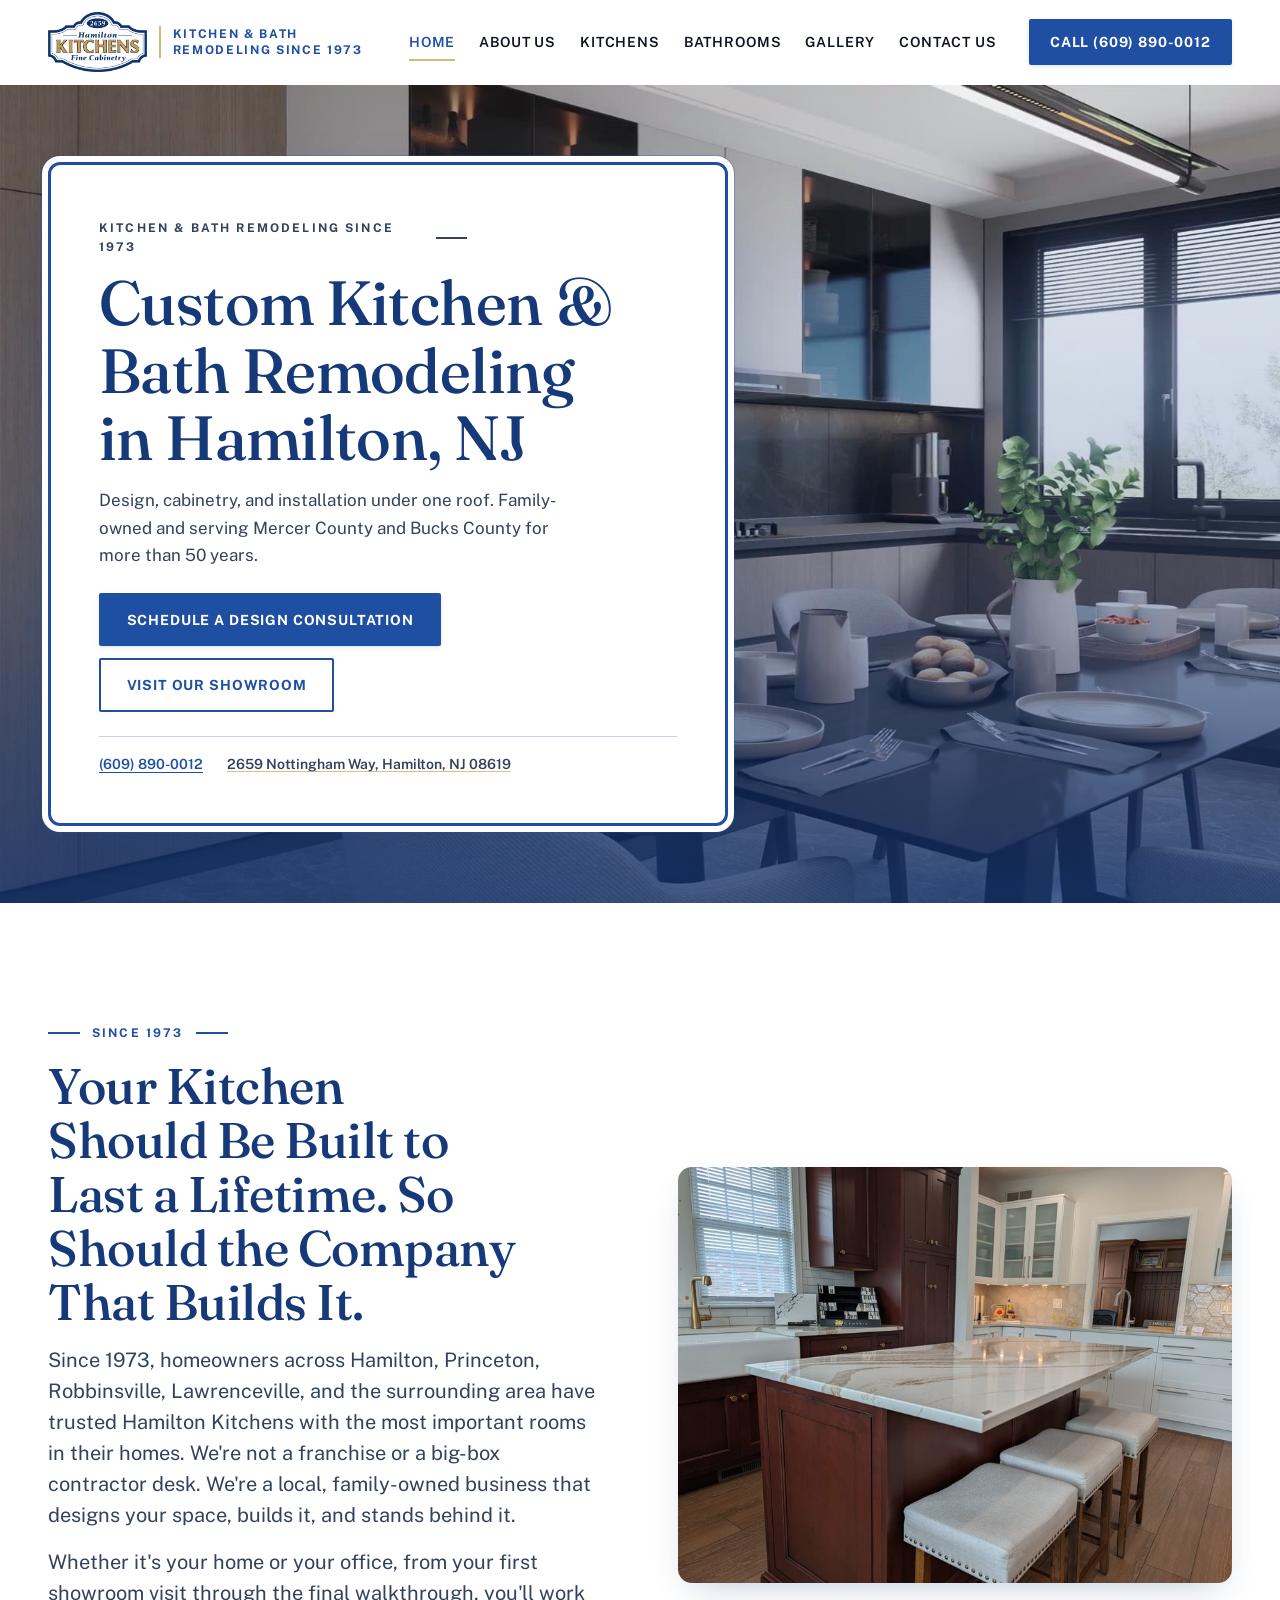
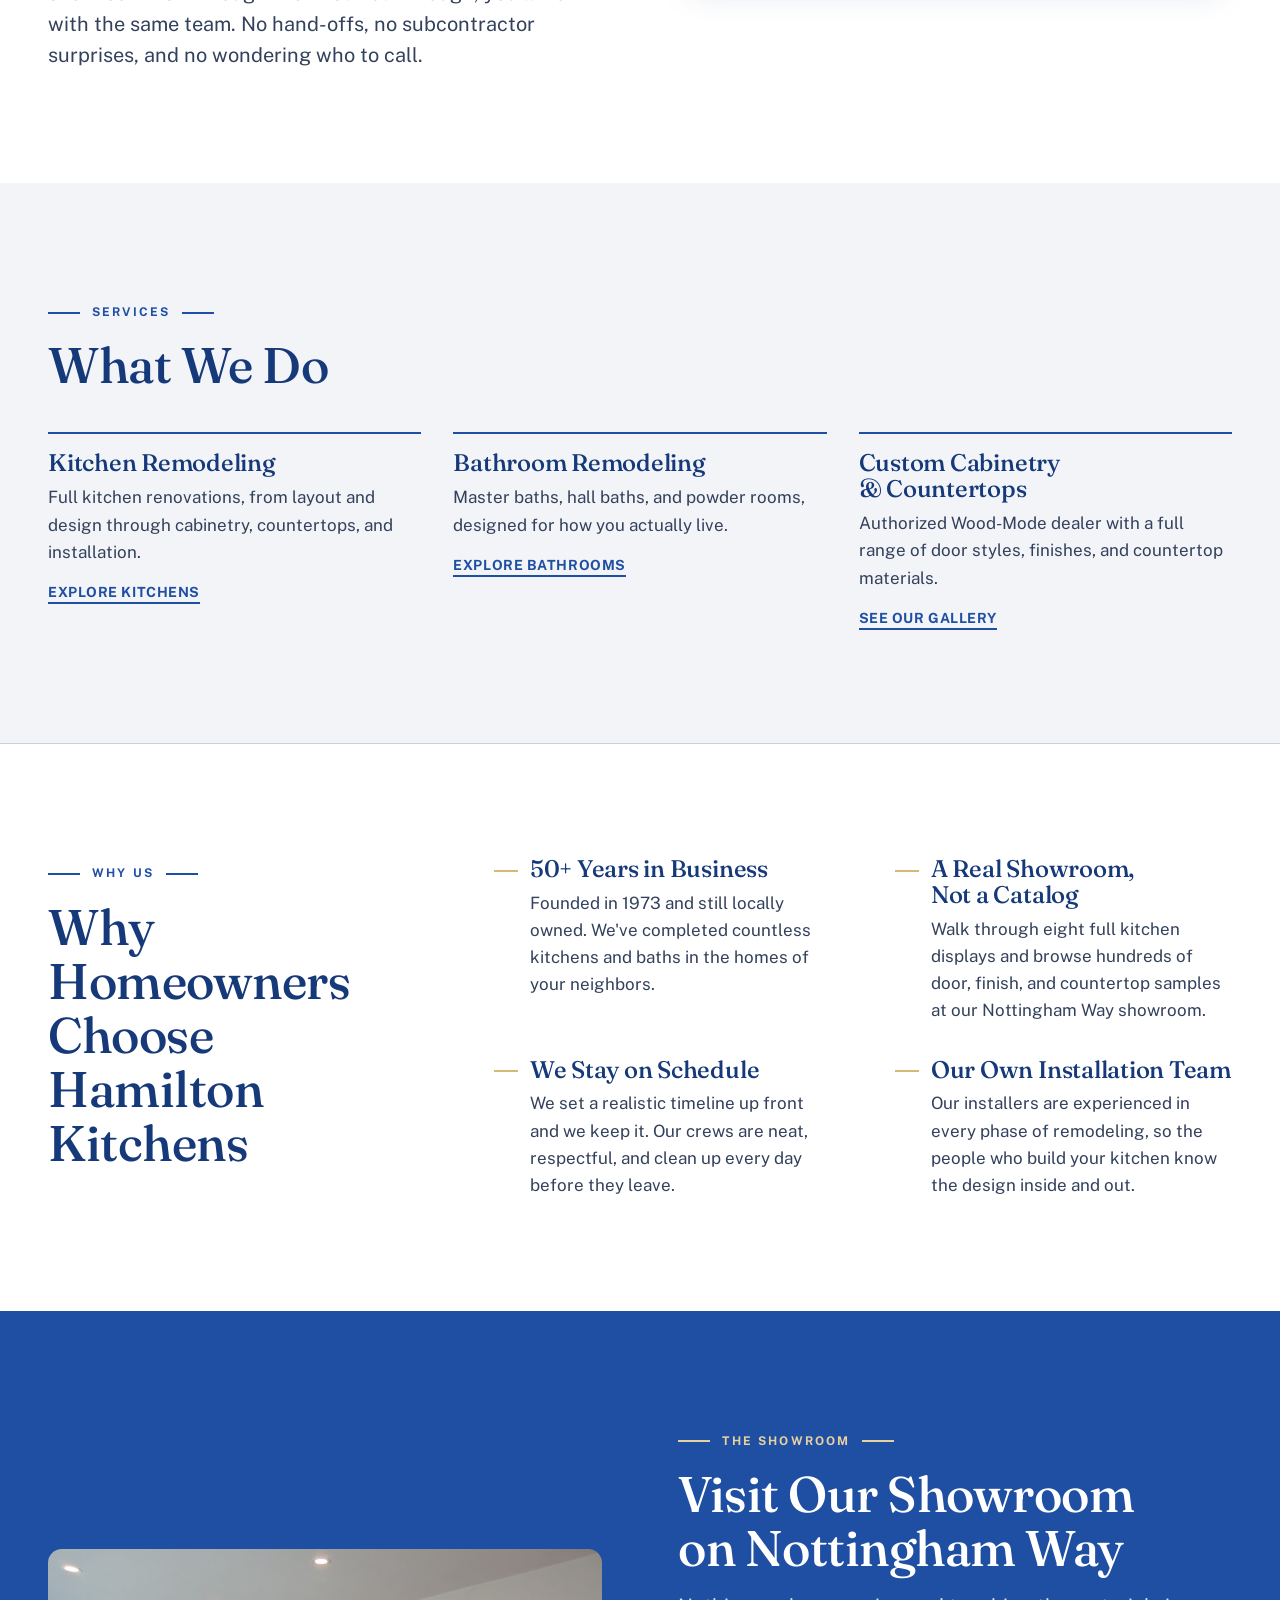
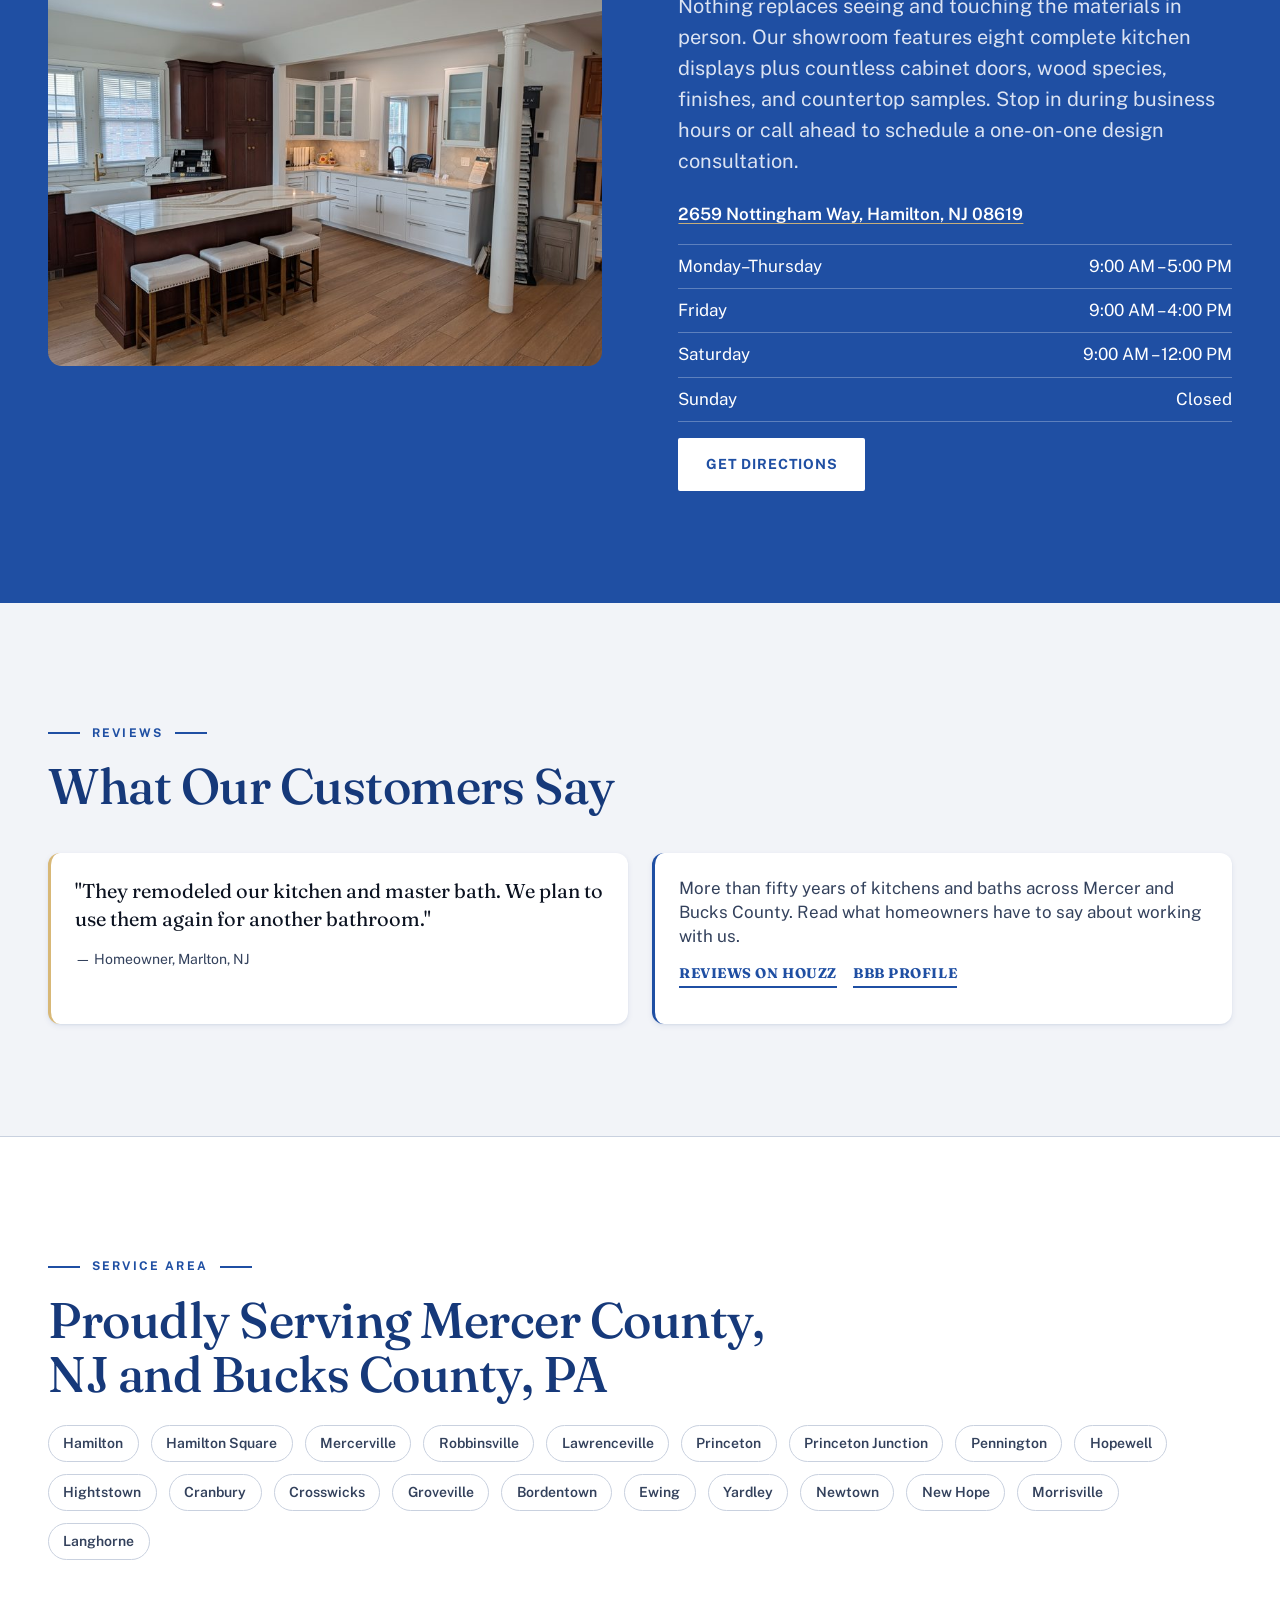
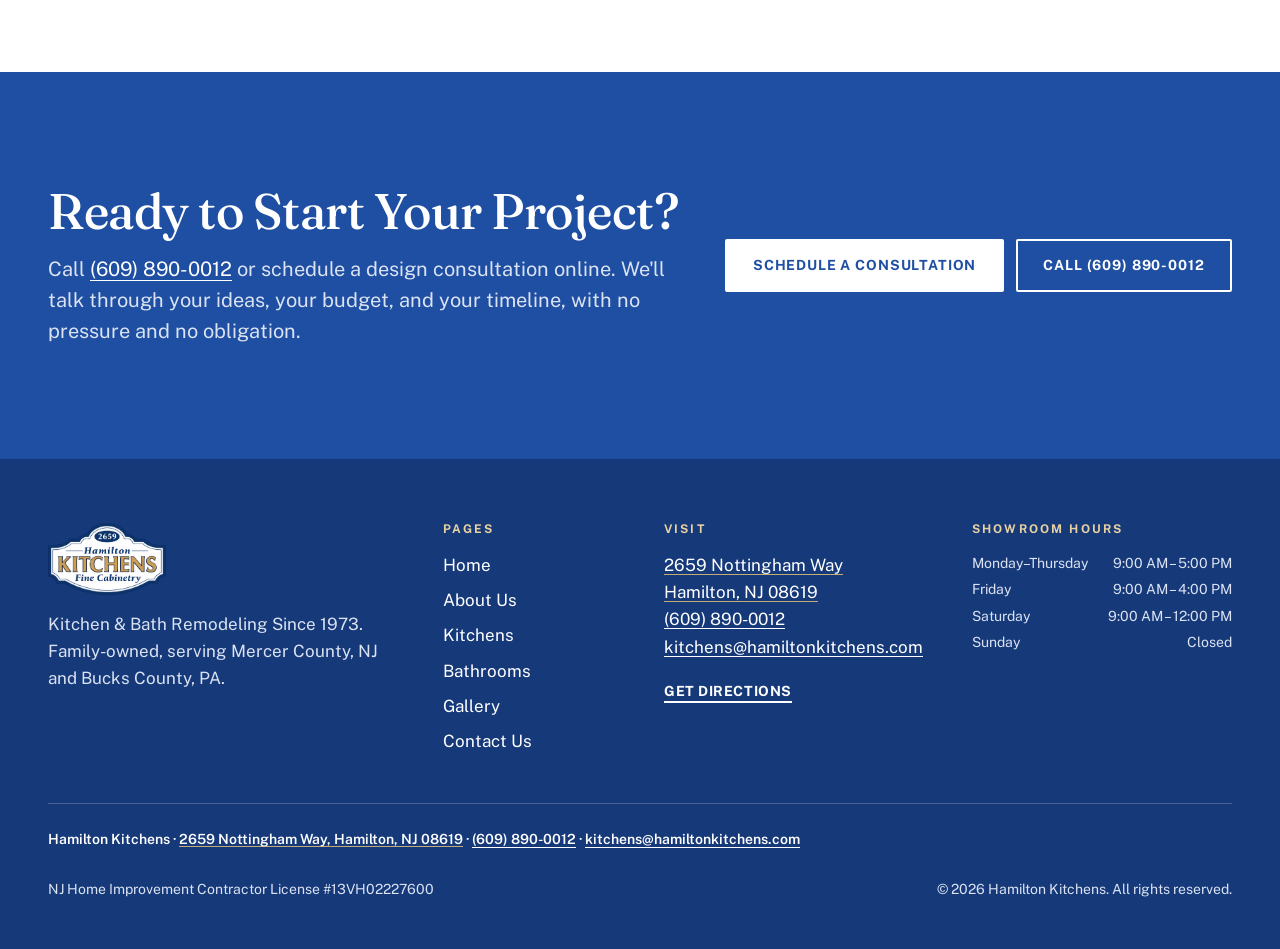
<file: index.html>
<!DOCTYPE html>
<html lang="en">
<head>
  <meta charset="utf-8">
  <meta name="viewport" content="width=device-width, initial-scale=1">
  <title>Kitchen &amp; Bath Remodeling in Hamilton, NJ | Hamilton Kitchens</title>
  <meta name="description" content="Custom kitchen and bathroom remodeling in Hamilton, NJ since 1973. Visit our Nottingham Way showroom to see eight full kitchen displays and Wood-Mode cabinetry. Call (609) 890-0012.">
  <link rel="canonical" href="https://hamiltonkitchens.com/">
  <meta name="theme-color" content="#1f4fa3">

  <!-- Open Graph -->
  <meta property="og:type" content="website">
  <meta property="og:site_name" content="Hamilton Kitchens">
  <meta property="og:title" content="Kitchen &amp; Bath Remodeling in Hamilton, NJ | Hamilton Kitchens">
  <meta property="og:description" content="Custom kitchen and bathroom remodeling in Hamilton, NJ since 1973. Visit our Nottingham Way showroom to see eight full kitchen displays and Wood-Mode cabinetry. Call (609) 890-0012.">
  <meta property="og:url" content="https://hamiltonkitchens.com/">
  <meta property="og:image" content="https://hamiltonkitchens.com/images/og-image.jpg">
  <meta property="og:image:width" content="1200">
  <meta property="og:image:height" content="630">
  <meta property="og:locale" content="en_US">
  <meta name="twitter:card" content="summary_large_image">
  <meta name="twitter:title" content="Kitchen &amp; Bath Remodeling in Hamilton, NJ | Hamilton Kitchens">
  <meta name="twitter:description" content="Custom kitchen and bathroom remodeling in Hamilton, NJ since 1973. Visit our Nottingham Way showroom to see eight full kitchen displays and Wood-Mode cabinetry. Call (609) 890-0012.">
  <meta name="twitter:image" content="https://hamiltonkitchens.com/images/og-image.jpg">

  <link rel="icon" href="favicon/favicon.ico" sizes="48x48">
  <link rel="icon" href="favicon/favicon.svg" type="image/svg+xml">
  <link rel="icon" type="image/png" sizes="32x32" href="favicon/favicon-32.png">
  <link rel="icon" type="image/png" sizes="16x16" href="favicon/favicon-16.png">
  <link rel="apple-touch-icon" href="favicon/apple-touch-icon.png">
  <link rel="manifest" href="site.webmanifest">

  <link rel="preconnect" href="https://fonts.googleapis.com">
  <link rel="preconnect" href="https://fonts.gstatic.com" crossorigin>
  <link rel="stylesheet" href="https://fonts.googleapis.com/css2?family=Fraunces:ital,opsz,wght@0,9..144,400;0,9..144,500;1,9..144,400&family=Public+Sans:wght@400;600;700&display=swap">
  <link rel="stylesheet" href="css/style.css">

  <!-- Schema A — LocalBusiness (every page) -->
  <script type="application/ld+json">
{
  "@context": "https://schema.org",
  "@type": "HomeAndConstructionBusiness",
  "@id": "https://hamiltonkitchens.com/#business",
  "name": "Hamilton Kitchens",
  "description": "Family-owned kitchen and bathroom remodeling company serving Hamilton, NJ, Mercer County, and Bucks County, PA since 1973. Custom cabinetry, countertops, design, and installation.",
  "url": "https://hamiltonkitchens.com/",
  "telephone": "+1-609-890-0012",
  "email": "kitchens@hamiltonkitchens.com",
  "foundingDate": "1973",
  "image": "https://hamiltonkitchens.com/images/hamilton-kitchens-showroom.jpg",
  "logo": "https://hamiltonkitchens.com/images/hamilton-kitchens-logo.png",
  "priceRange": "$$$",
  "address": {
    "@type": "PostalAddress",
    "streetAddress": "2659 Nottingham Way",
    "addressLocality": "Hamilton",
    "addressRegion": "NJ",
    "postalCode": "08619",
    "addressCountry": "US"
  },
  "geo": {
    "@type": "GeoCoordinates",
    "latitude": 40.2358425,
    "longitude": -74.6896739
  },
  "hasMap": "https://www.google.com/maps/place/?q=place_id:ChIJQ17ENwBZwYkRy59FS0xyLSw",
  "openingHoursSpecification": [
    { "@type": "OpeningHoursSpecification", "dayOfWeek": ["Monday","Tuesday","Wednesday","Thursday"], "opens": "09:00", "closes": "17:00" },
    { "@type": "OpeningHoursSpecification", "dayOfWeek": "Friday", "opens": "09:00", "closes": "16:00" },
    { "@type": "OpeningHoursSpecification", "dayOfWeek": "Saturday", "opens": "09:00", "closes": "12:00" }
  ],
  "areaServed": [
    { "@type": "City", "name": "Hamilton", "containedInPlace": { "@type": "State", "name": "NJ" } },
    { "@type": "City", "name": "Hamilton Square", "containedInPlace": { "@type": "State", "name": "NJ" } },
    { "@type": "City", "name": "Mercerville", "containedInPlace": { "@type": "State", "name": "NJ" } },
    { "@type": "City", "name": "Robbinsville", "containedInPlace": { "@type": "State", "name": "NJ" } },
    { "@type": "City", "name": "Lawrenceville", "containedInPlace": { "@type": "State", "name": "NJ" } },
    { "@type": "City", "name": "Princeton", "containedInPlace": { "@type": "State", "name": "NJ" } },
    { "@type": "City", "name": "Princeton Junction", "containedInPlace": { "@type": "State", "name": "NJ" } },
    { "@type": "City", "name": "Pennington", "containedInPlace": { "@type": "State", "name": "NJ" } },
    { "@type": "City", "name": "Hopewell", "containedInPlace": { "@type": "State", "name": "NJ" } },
    { "@type": "City", "name": "Hightstown", "containedInPlace": { "@type": "State", "name": "NJ" } },
    { "@type": "City", "name": "Cranbury", "containedInPlace": { "@type": "State", "name": "NJ" } },
    { "@type": "City", "name": "Crosswicks", "containedInPlace": { "@type": "State", "name": "NJ" } },
    { "@type": "City", "name": "Bordentown", "containedInPlace": { "@type": "State", "name": "NJ" } },
    { "@type": "City", "name": "Ewing", "containedInPlace": { "@type": "State", "name": "NJ" } },
    { "@type": "City", "name": "Yardley", "containedInPlace": { "@type": "State", "name": "PA" } },
    { "@type": "City", "name": "Newtown", "containedInPlace": { "@type": "State", "name": "PA" } },
    { "@type": "City", "name": "New Hope", "containedInPlace": { "@type": "State", "name": "PA" } },
    { "@type": "City", "name": "Morrisville", "containedInPlace": { "@type": "State", "name": "PA" } },
    { "@type": "City", "name": "Langhorne", "containedInPlace": { "@type": "State", "name": "PA" } }
  ],
  "hasOfferCatalog": {
    "@type": "OfferCatalog",
    "name": "Remodeling Services",
    "itemListElement": [
      { "@type": "Offer", "itemOffered": { "@type": "Service", "name": "Kitchen Remodeling", "url": "https://hamiltonkitchens.com/kitchen-remodeling/" } },
      { "@type": "Offer", "itemOffered": { "@type": "Service", "name": "Bathroom Remodeling", "url": "https://hamiltonkitchens.com/bathroom-remodeling/" } },
      { "@type": "Offer", "itemOffered": { "@type": "Service", "name": "Custom Cabinetry" } },
      { "@type": "Offer", "itemOffered": { "@type": "Service", "name": "Countertop Installation" } }
    ]
  },
  "sameAs": [
    "https://www.houzz.com/professionals/kitchen-and-bath-remodelers/a-hamilton-kitchens-pfvwus-pf~1353116863",
    "https://www.bbb.org/us/nj/hamilton-sq/profile/bathroom-design/hamilton-kitchens-llc-0221-10000423"
  ]
}
  </script>
  <!-- Schema B — WebSite -->
  <script type="application/ld+json">
{
  "@context": "https://schema.org",
  "@type": "WebSite",
  "@id": "https://hamiltonkitchens.com/#website",
  "url": "https://hamiltonkitchens.com/",
  "name": "Hamilton Kitchens",
  "publisher": { "@id": "https://hamiltonkitchens.com/#business" }
}
  </script>
</head>
<body>
  <a class="skip-link" href="#main">Skip to content</a>

  <header class="site-header">
    <div class="container header__inner">
      <a class="brand" href="index.html" aria-label="Hamilton Kitchens home">
        <!-- LOGO: replace images/hamilton-kitchens-logo.png (keep filename) -->
        <img src="images/hamilton-kitchens-logo.png" width="1332" height="811" alt="Hamilton Kitchens — Kitchen &amp; Bath Remodeling Since 1973" fetchpriority="high">
        <span class="brand__tagline">Kitchen &amp; Bath Remodeling Since 1973</span>
      </a>
      <button class="nav-toggle" type="button" aria-expanded="false" aria-controls="site-nav">
        <span class="nav-toggle__text">Menu</span>
        <span class="nav-toggle__bars" aria-hidden="true"><span></span><span></span><span></span></span>
      </button>
      <nav class="nav" id="site-nav" aria-label="Main">
        <ul class="nav__list">
          <li><a class="nav__link" href="index.html" aria-current="page">Home</a></li>
          <li><a class="nav__link" href="about/">About Us</a></li>
          <li><a class="nav__link" href="kitchen-remodeling/">Kitchens</a></li>
          <li><a class="nav__link" href="bathroom-remodeling/">Bathrooms</a></li>
          <li><a class="nav__link" href="gallery/">Gallery</a></li>
          <li><a class="nav__link" href="contact/">Contact Us</a></li>
        </ul>
        <a class="btn btn--primary nav__cta" href="tel:+16098900012">Call (609) 890-0012</a>
      </nav>
    </div>
  </header>

  <main id="main">
    <section class="hero" aria-labelledby="hero-title">
      <div class="hero__media" aria-hidden="true">
        <video autoplay muted loop playsinline preload="metadata" poster="videos/home-hero-poster.jpg">
          <source src="videos/home-hero.mp4" type="video/mp4">
        </video>
      </div>
      <div class="hero__scrim" aria-hidden="true"></div>
      <div class="container">
        <div class="hero__plaque">
          <p class="eyebrow eyebrow--start">Kitchen &amp; Bath Remodeling Since 1973</p>
          <h1 id="hero-title">Custom Kitchen &amp; Bath Remodeling in Hamilton, NJ</h1>
          <p>Design, cabinetry, and installation under one roof. Family-owned and serving Mercer County and Bucks County for more than 50 years.</p>
          <div class="btn-row">
            <a class="btn btn--primary" href="contact/#consultation">Schedule a Design Consultation</a>
            <a class="btn btn--outline" href="contact/">Visit Our Showroom</a>
          </div>
          <div class="hero__meta">
            <span><a href="tel:+16098900012">(609) 890-0012</a></span>
            <span><a class="addr-link" href="https://maps.app.goo.gl/FntQvo2jdPrngwK1A" target="_blank" rel="noopener">2659 Nottingham Way, Hamilton, NJ 08619</a></span>
          </div>
        </div>
      </div>
    </section>

    <section class="section" aria-labelledby="intro-title">
      <div class="container intro">
        <div class="intro__text reveal">
          <p class="eyebrow">Since 1973</p>
          <h2 id="intro-title">Your Kitchen Should Be Built to Last a Lifetime. So Should the Company That Builds It.</h2>
          <p class="lede">Since 1973, homeowners across Hamilton, Princeton, Robbinsville, Lawrenceville, and the surrounding area have trusted Hamilton Kitchens with the most important rooms in their homes. We're not a franchise or a big-box contractor desk. We're a local, family-owned business that designs your space, builds it, and stands behind it.</p>
          <p class="lede" style="margin-top:1rem">Whether it's your home or your office, from your first showroom visit through the final walkthrough, you'll work with the same team. No hand-offs, no subcontractor surprises, and no wondering who to call.</p>
        </div>
        <figure class="intro__figure reveal reveal--delay-1">
          <img src="images/showroom/showroom-cherry-island-marble-top.jpg" srcset="images/showroom/showroom-cherry-island-marble-top-800.jpg 800w, images/showroom/showroom-cherry-island-marble-top.jpg 1600w" sizes="(min-width: 900px) 50vw, 100vw" width="1600" height="1205" alt="Cherry cabinetry island with marble-look countertop, Hamilton Kitchens showroom, Hamilton NJ" loading="lazy" decoding="async">
        </figure>
      </div>
    </section>

    <section class="section section--surface" aria-labelledby="wwd-title">
      <div class="container">
        <div class="reveal" style="max-width:60ch;margin-bottom:2.5rem"><p class="eyebrow">Services</p><h2 id="wwd-title">What We Do</h2></div>
        <div class="cols-3 reveal reveal--delay-1">
          <div class="col">
            <h3>Kitchen Remodeling</h3>
            <p>Full kitchen renovations, from layout and design through cabinetry, countertops, and installation.</p>
            <a class="text-link" href="kitchen-remodeling/">Explore Kitchens</a>
          </div>
          <div class="col">
            <h3>Bathroom Remodeling</h3>
            <p>Master baths, hall baths, and powder rooms, designed for how you actually live.</p>
            <a class="text-link" href="bathroom-remodeling/">Explore Bathrooms</a>
          </div>
          <div class="col">
            <h3>Custom Cabinetry &amp; Countertops</h3>
            <p>Authorized Wood-Mode dealer with a full range of door styles, finishes, and countertop materials.</p>
            <a class="text-link" href="gallery/">See Our Gallery</a>
          </div>
        </div>
      </div>
    </section>

    <section class="section" aria-labelledby="why-title">
      <div class="container process">
        <div class="reveal"><p class="eyebrow">Why us</p><h2 id="why-title">Why Homeowners Choose Hamilton Kitchens</h2></div>
        <div class="why reveal reveal--delay-1">
          <div class="why__item"><div><h3>50+ Years in Business</h3><p>Founded in 1973 and still locally owned. We've completed countless kitchens and baths in the homes of your neighbors.</p></div></div>
          <div class="why__item"><div><h3>A Real Showroom, Not a Catalog</h3><p>Walk through eight full kitchen displays and browse hundreds of door, finish, and countertop samples at our Nottingham Way showroom.</p></div></div>
          <div class="why__item"><div><h3>We Stay on Schedule</h3><p>We set a realistic timeline up front and we keep it. Our crews are neat, respectful, and clean up every day before they leave.</p></div></div>
          <div class="why__item"><div><h3>Our Own Installation Team</h3><p>Our installers are experienced in every phase of remodeling, so the people who build your kitchen know the design inside and out.</p></div></div>
        </div>
      </div>
    </section>

    <section class="section section--navy" aria-labelledby="showroom-title">
      <div class="container showroom-callout">
        <figure class="reveal" style="margin:0">
          <img src="images/showroom/showroom-cherry-and-white-kitchen.jpg" srcset="images/showroom/showroom-cherry-and-white-kitchen-800.jpg 800w, images/showroom/showroom-cherry-and-white-kitchen.jpg 1600w" sizes="(min-width: 900px) 50vw, 100vw" width="1600" height="1205" alt="Two-tone cherry and white kitchen display with island seating, Hamilton Kitchens showroom, Hamilton NJ" loading="lazy" decoding="async">
        </figure>
        <div class="reveal reveal--delay-1">
          <p class="eyebrow">The showroom</p>
          <h2 id="showroom-title">Visit Our Showroom on Nottingham Way</h2>
          <p class="lede">Nothing replaces seeing and touching the materials in person. Our showroom features eight complete kitchen displays plus countless cabinet doors, wood species, finishes, and countertop samples. Stop in during business hours or call ahead to schedule a one-on-one design consultation.</p>
          <address style="font-style:normal;margin-top:1.5rem;font-weight:600"><a class="addr-link" href="https://maps.app.goo.gl/FntQvo2jdPrngwK1A" target="_blank" rel="noopener">2659 Nottingham Way, Hamilton, NJ 08619</a></address>
          <ul class="showroom-callout__hours"><li><span>Monday–Thursday</span><span>9:00 AM – 5:00 PM</span></li><li><span>Friday</span><span>9:00 AM – 4:00 PM</span></li><li><span>Saturday</span><span>9:00 AM – 12:00 PM</span></li><li><span>Sunday</span><span>Closed</span></li></ul>
          <a class="btn btn--white" href="https://www.google.com/maps/dir/?api=1&destination=2659+Nottingham+Way,+Hamilton,+NJ+08619" target="_blank" rel="noopener">Get Directions</a>
        </div>
      </div>
    </section>

    <section class="section section--surface" aria-labelledby="reviews-title">
      <div class="container">
        <div class="reveal" style="max-width:60ch;margin-bottom:2.5rem"><p class="eyebrow">Reviews</p><h2 id="reviews-title">What Our Customers Say</h2></div>
        <div class="testimonials reveal reveal--delay-1">
          <blockquote class="quote"><p>"They remodeled our kitchen and master bath. We plan to use them again for another bathroom."</p><cite>— Homeowner, Marlton, NJ</cite></blockquote>
          <div class="quote" style="border-left-color:var(--color-primary)">
            <p style="font-family:var(--font-body);font-size:var(--text-base);color:var(--color-muted)">More than fifty years of kitchens and baths across Mercer and Bucks County. Read what homeowners have to say about working with us.</p>
            <p style="margin-top:var(--space-4);display:flex;flex-wrap:wrap;gap:var(--space-4)"><a class="text-link" href="https://www.houzz.com/professionals/kitchen-and-bath-remodelers/a-hamilton-kitchens-pfvwus-pf~1353116863" target="_blank" rel="noopener">Reviews on Houzz</a><a class="text-link" href="https://www.bbb.org/us/nj/hamilton-sq/profile/bathroom-design/hamilton-kitchens-llc-0221-10000423" target="_blank" rel="noopener">BBB profile</a></p>
          </div>
        </div>
      </div>
    </section>

    <section class="section" aria-labelledby="area-title">
      <div class="container reveal">
        <p class="eyebrow">Service area</p>
        <h2 id="area-title">Proudly Serving Mercer County, NJ and Bucks County, PA</h2>
        <ul class="towns"><li>Hamilton</li><li>Hamilton Square</li><li>Mercerville</li><li>Robbinsville</li><li>Lawrenceville</li><li>Princeton</li><li>Princeton Junction</li><li>Pennington</li><li>Hopewell</li><li>Hightstown</li><li>Cranbury</li><li>Crosswicks</li><li>Groveville</li><li>Bordentown</li><li>Ewing</li><li>Yardley</li><li>Newtown</li><li>New Hope</li><li>Morrisville</li><li>Langhorne</li></ul>
      </div>
    </section>
    
    <section class="section section--navy">
      <div class="container cta-band reveal">
        <div><h2>Ready to Start Your Project?</h2><p class="lede" style="margin-top:1rem">Call <a href="tel:+16098900012">(609) 890-0012</a> or schedule a design consultation online. We'll talk through your ideas, your budget, and your timeline, with no pressure and no obligation.</p></div>
        <div class="btn-row">
          <a class="btn btn--white" href="contact/#consultation">Schedule a Consultation</a>
          <a class="btn btn--ghost-white" href="tel:+16098900012">Call (609) 890-0012</a>
        </div>
      </div>
    </section>
  </main>

  <footer class="site-footer">
    <div class="container">
      <div class="footer__grid">
        <div class="footer__brand">
          <img src="images/hamilton-kitchens-logo.png" width="1332" height="811" alt="Hamilton Kitchens — Kitchen &amp; Bath Remodeling Since 1973" loading="lazy" decoding="async">
          <p>Kitchen &amp; Bath Remodeling Since 1973. Family-owned, serving Mercer County, NJ and Bucks County, PA.</p>
        </div>
        <div>
          <h2 class="footer__heading">Pages</h2>
          <ul class="footer__list">
            <li><a href="index.html">Home</a></li>
            <li><a href="about/">About Us</a></li>
            <li><a href="kitchen-remodeling/">Kitchens</a></li>
            <li><a href="bathroom-remodeling/">Bathrooms</a></li>
            <li><a href="gallery/">Gallery</a></li>
            <li><a href="contact/">Contact Us</a></li>
          </ul>
        </div>
        <div>
          <h2 class="footer__heading">Visit</h2>
          <address><a class="addr-link" href="https://maps.app.goo.gl/FntQvo2jdPrngwK1A" target="_blank" rel="noopener">2659 Nottingham Way<br>Hamilton, NJ 08619</a><br><a href="tel:+16098900012">(609) 890-0012</a><br><a href="mailto:kitchens@hamiltonkitchens.com">kitchens@hamiltonkitchens.com</a></address>
          <p style="margin-top:1rem"><a class="text-link" href="https://www.google.com/maps/dir/?api=1&destination=2659+Nottingham+Way,+Hamilton,+NJ+08619" target="_blank" rel="noopener">Get directions</a></p>
        </div>
        <div>
          <h2 class="footer__heading">Showroom hours</h2>
          <ul class="footer__hours"><li><span>Monday–Thursday</span><span>9:00 AM – 5:00 PM</span></li><li><span>Friday</span><span>9:00 AM – 4:00 PM</span></li><li><span>Saturday</span><span>9:00 AM – 12:00 PM</span></li><li><span>Sunday</span><span>Closed</span></li></ul>
        </div>
      </div>
      <div class="footer__bottom">
        <p class="footer__nap">Hamilton Kitchens · <a class="addr-link" href="https://maps.app.goo.gl/FntQvo2jdPrngwK1A" target="_blank" rel="noopener">2659 Nottingham Way, Hamilton, NJ 08619</a> · <a href="tel:+16098900012">(609) 890-0012</a> · <a href="mailto:kitchens@hamiltonkitchens.com">kitchens@hamiltonkitchens.com</a></p>
        <p>NJ Home Improvement Contractor License #13VH02227600</p>
        <p>&copy; <span data-year>2026</span> Hamilton Kitchens. All rights reserved.</p>
      </div>
    </div>
  </footer>

  <div class="action-bar" aria-label="Quick actions">
    <a href="tel:+16098900012"><svg viewBox="0 0 24 24" fill="none" stroke="currentColor" stroke-width="2" stroke-linecap="round" stroke-linejoin="round" aria-hidden="true"><path d="M22 16.9v3a2 2 0 0 1-2.2 2 19.8 19.8 0 0 1-8.6-3.1 19.5 19.5 0 0 1-6-6A19.8 19.8 0 0 1 2.1 4.2 2 2 0 0 1 4.1 2h3a2 2 0 0 1 2 1.7c.1 1 .4 1.9.7 2.8a2 2 0 0 1-.5 2.1L8.1 9.9a16 16 0 0 0 6 6l1.3-1.3a2 2 0 0 1 2.1-.4c.9.3 1.8.6 2.8.7a2 2 0 0 1 1.7 2z"/></svg> Call</a>
    <a href="https://www.google.com/maps/dir/?api=1&destination=2659+Nottingham+Way,+Hamilton,+NJ+08619" target="_blank" rel="noopener"><svg viewBox="0 0 24 24" fill="none" stroke="currentColor" stroke-width="2" stroke-linecap="round" stroke-linejoin="round" aria-hidden="true"><path d="M21 10c0 7-9 13-9 13s-9-6-9-13a9 9 0 0 1 18 0z"/><circle cx="12" cy="10" r="3"/></svg> Directions</a>
  </div>

  <script src="js/main.js" defer></script>
  <script>document.querySelectorAll('[data-year]').forEach(function(e){e.textContent=new Date().getFullYear()})</script>
</body>
</html>
</file>
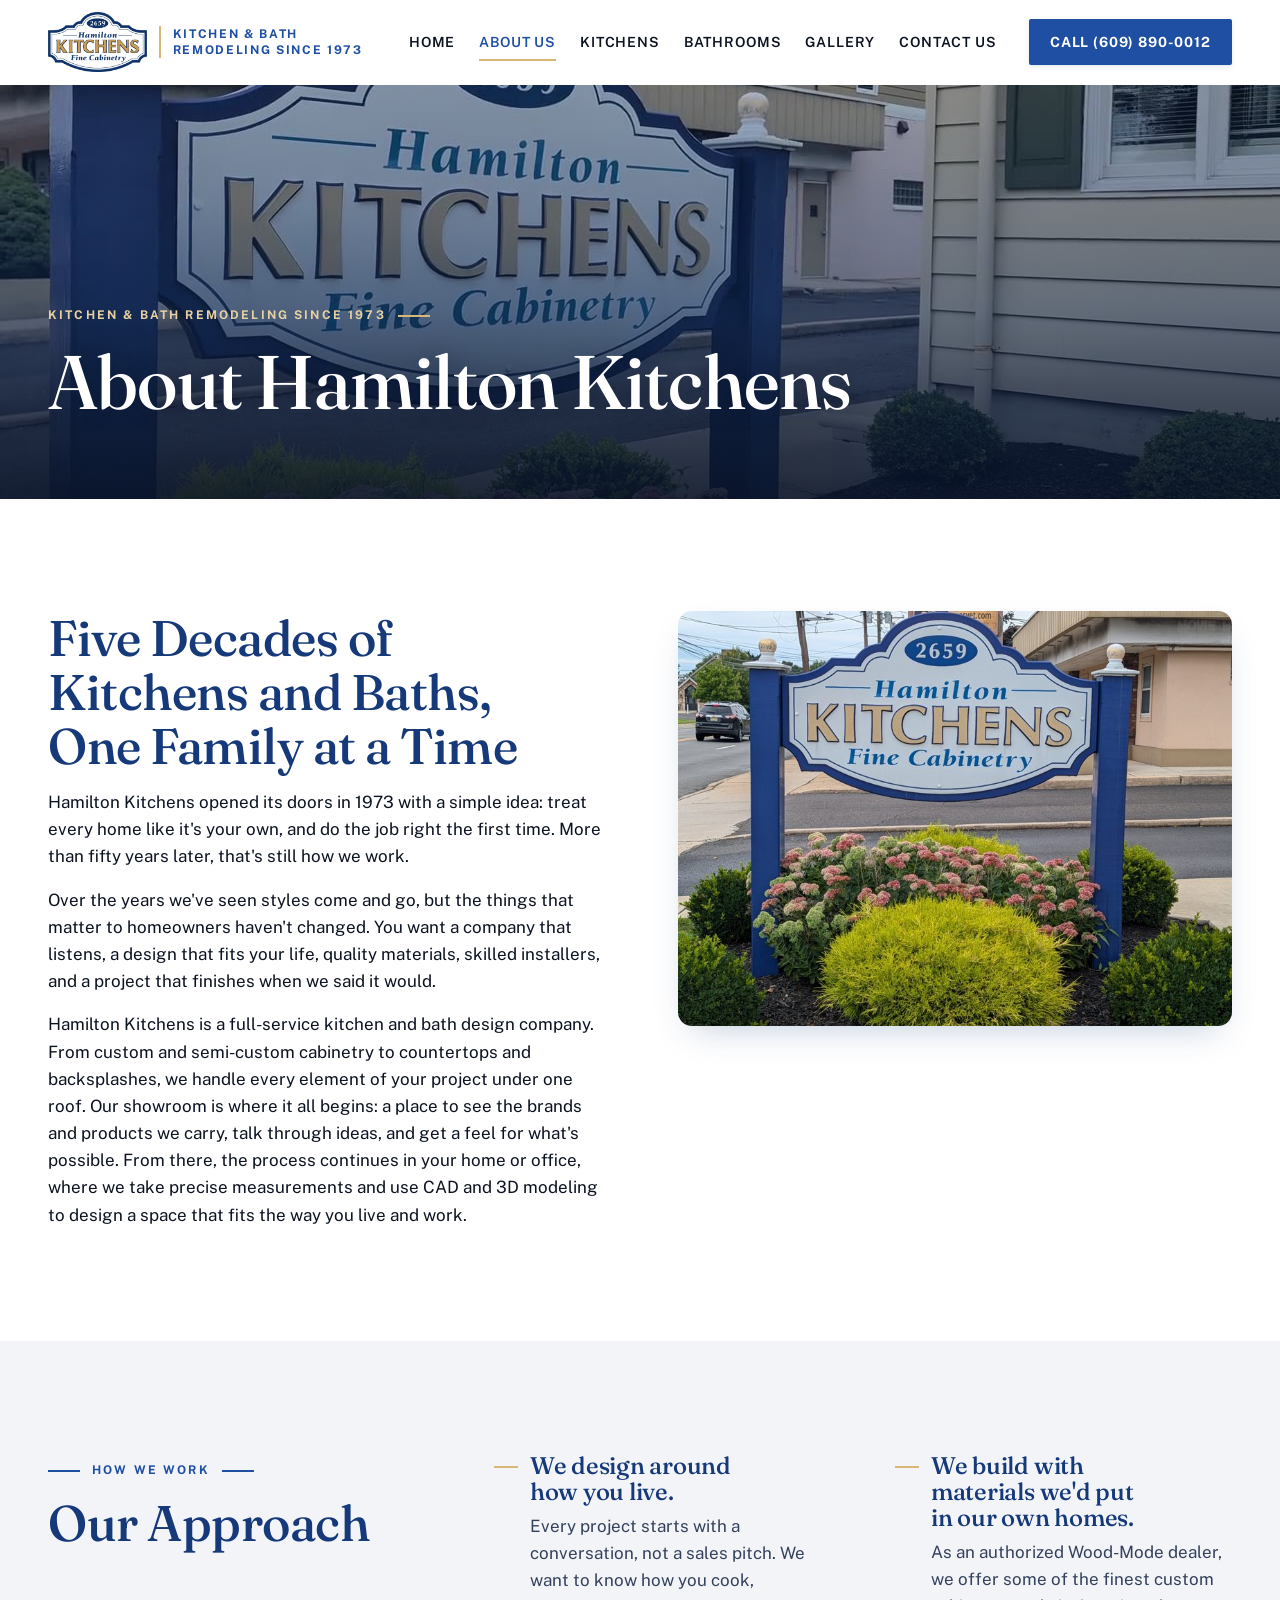
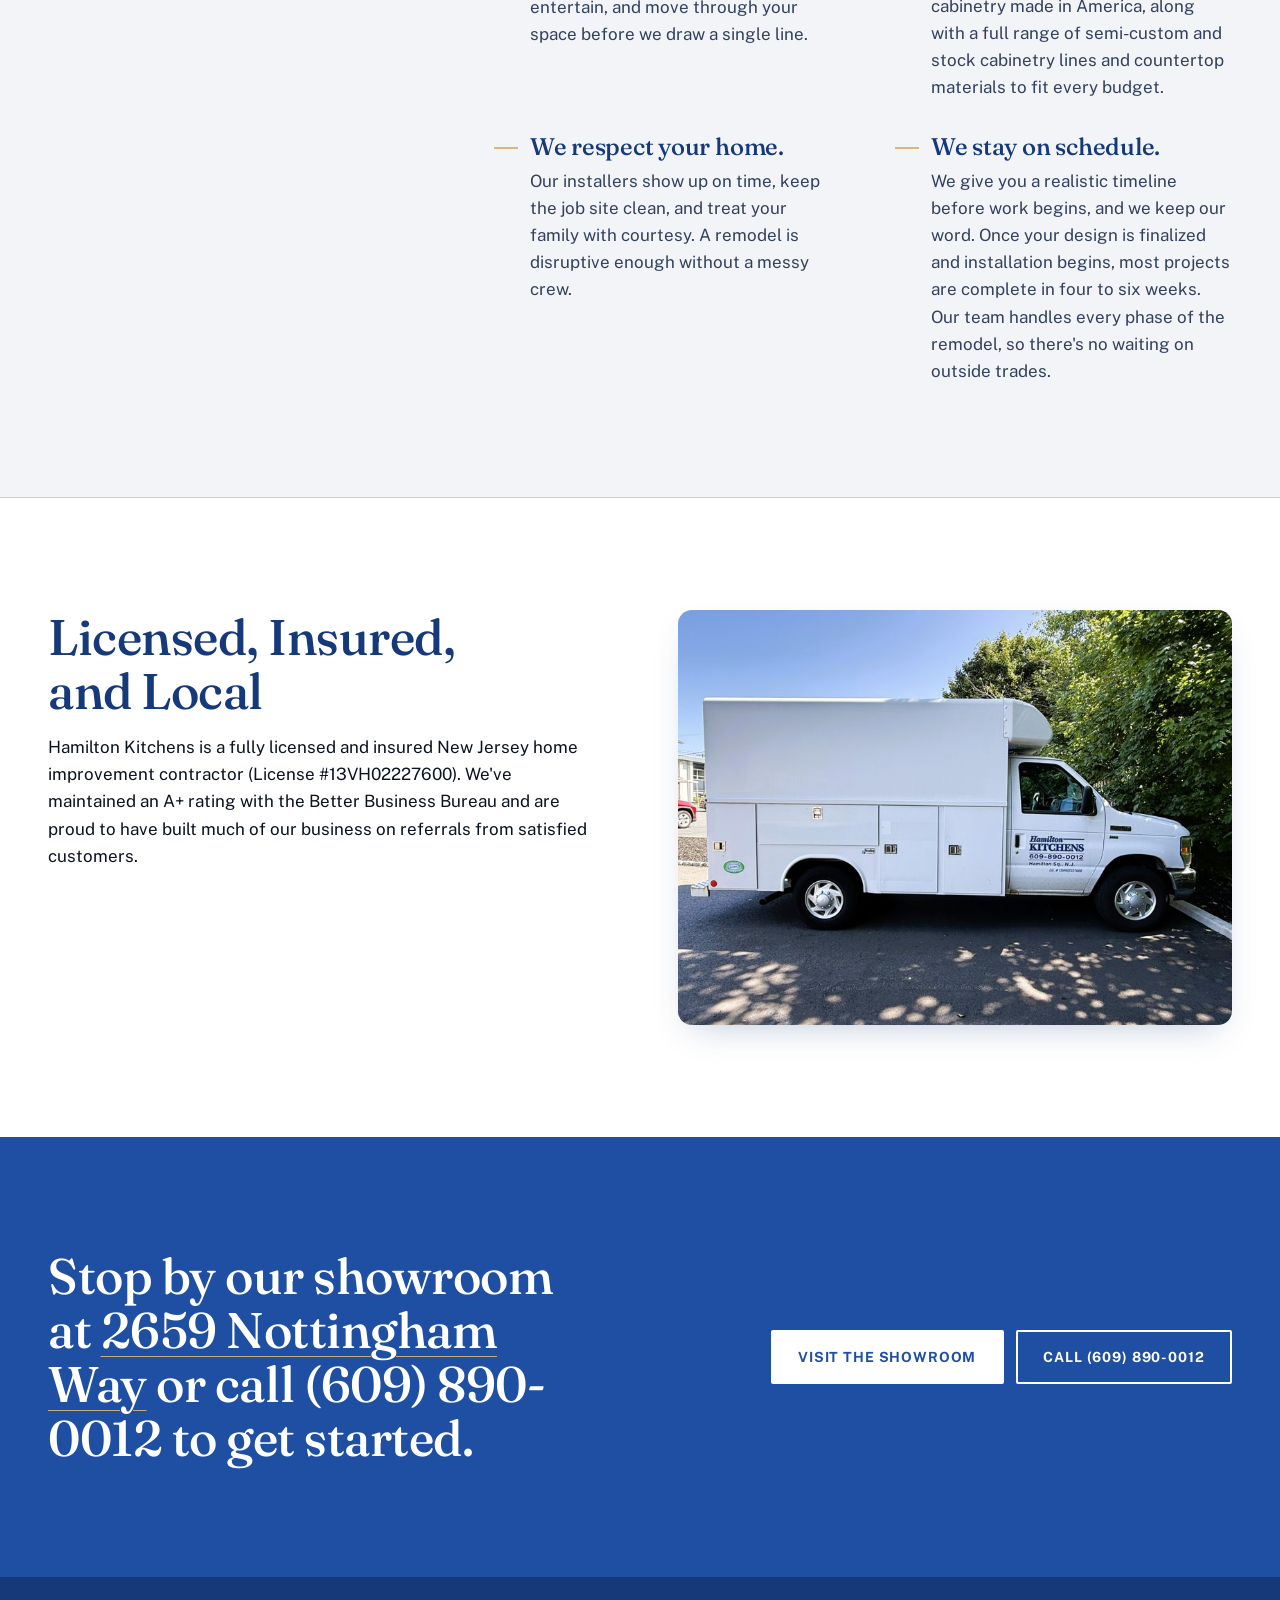
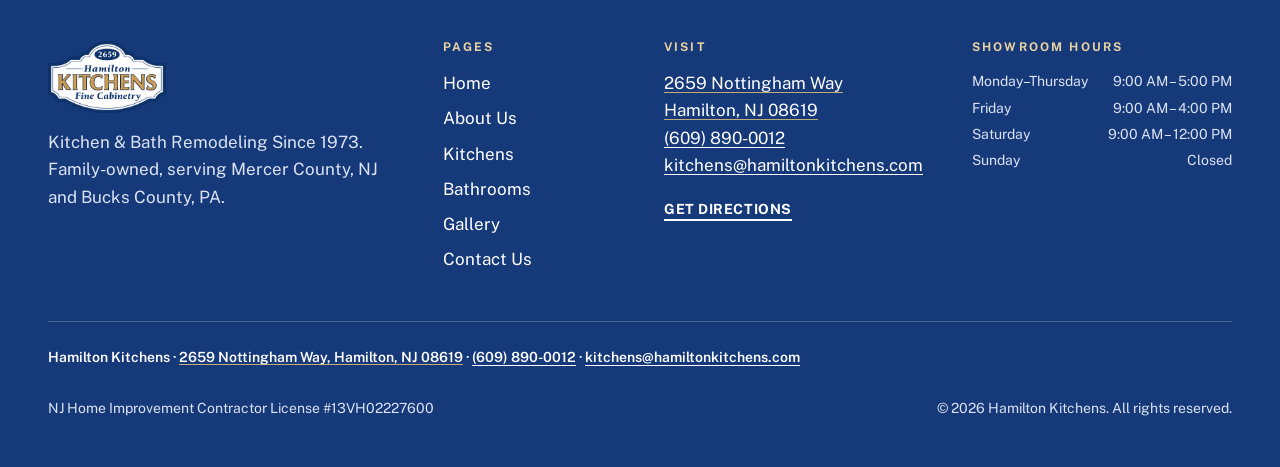
<file: about/index.html>
<!DOCTYPE html>
<html lang="en">
<head>
  <meta charset="utf-8">
  <meta name="viewport" content="width=device-width, initial-scale=1">
  <title>About Hamilton Kitchens | Family-Owned Remodelers in Hamilton, NJ Since 1973</title>
  <meta name="description" content="Learn the story of Hamilton Kitchens, a family-owned kitchen and bath remodeling company serving Hamilton, NJ and Mercer County since 1973.">
  <link rel="canonical" href="https://hamiltonkitchens.com/about/">
  <meta name="theme-color" content="#1f4fa3">

  <!-- Open Graph -->
  <meta property="og:type" content="website">
  <meta property="og:site_name" content="Hamilton Kitchens">
  <meta property="og:title" content="About Hamilton Kitchens | Family-Owned Remodelers in Hamilton, NJ Since 1973">
  <meta property="og:description" content="Learn the story of Hamilton Kitchens, a family-owned kitchen and bath remodeling company serving Hamilton, NJ and Mercer County since 1973.">
  <meta property="og:url" content="https://hamiltonkitchens.com/about/">
  <meta property="og:image" content="https://hamiltonkitchens.com/images/og-image.jpg">
  <meta property="og:image:width" content="1200">
  <meta property="og:image:height" content="630">
  <meta property="og:locale" content="en_US">
  <meta name="twitter:card" content="summary_large_image">
  <meta name="twitter:title" content="About Hamilton Kitchens | Family-Owned Remodelers in Hamilton, NJ Since 1973">
  <meta name="twitter:description" content="Learn the story of Hamilton Kitchens, a family-owned kitchen and bath remodeling company serving Hamilton, NJ and Mercer County since 1973.">
  <meta name="twitter:image" content="https://hamiltonkitchens.com/images/og-image.jpg">

  <link rel="icon" href="../favicon/favicon.ico" sizes="48x48">
  <link rel="icon" href="../favicon/favicon.svg" type="image/svg+xml">
  <link rel="icon" type="image/png" sizes="32x32" href="../favicon/favicon-32.png">
  <link rel="icon" type="image/png" sizes="16x16" href="../favicon/favicon-16.png">
  <link rel="apple-touch-icon" href="../favicon/apple-touch-icon.png">
  <link rel="manifest" href="../site.webmanifest">

  <link rel="preconnect" href="https://fonts.googleapis.com">
  <link rel="preconnect" href="https://fonts.gstatic.com" crossorigin>
  <link rel="stylesheet" href="https://fonts.googleapis.com/css2?family=Fraunces:ital,opsz,wght@0,9..144,400;0,9..144,500;1,9..144,400&family=Public+Sans:wght@400;600;700&display=swap">
  <link rel="stylesheet" href="../css/style.css">

  <!-- Schema A — LocalBusiness (every page) -->
  <script type="application/ld+json">
{
  "@context": "https://schema.org",
  "@type": "HomeAndConstructionBusiness",
  "@id": "https://hamiltonkitchens.com/#business",
  "name": "Hamilton Kitchens",
  "description": "Family-owned kitchen and bathroom remodeling company serving Hamilton, NJ, Mercer County, and Bucks County, PA since 1973. Custom cabinetry, countertops, design, and installation.",
  "url": "https://hamiltonkitchens.com/",
  "telephone": "+1-609-890-0012",
  "email": "kitchens@hamiltonkitchens.com",
  "foundingDate": "1973",
  "image": "https://hamiltonkitchens.com/images/hamilton-kitchens-showroom.jpg",
  "logo": "https://hamiltonkitchens.com/images/hamilton-kitchens-logo.png",
  "priceRange": "$$$",
  "address": {
    "@type": "PostalAddress",
    "streetAddress": "2659 Nottingham Way",
    "addressLocality": "Hamilton",
    "addressRegion": "NJ",
    "postalCode": "08619",
    "addressCountry": "US"
  },
  "geo": {
    "@type": "GeoCoordinates",
    "latitude": 40.2358425,
    "longitude": -74.6896739
  },
  "hasMap": "https://www.google.com/maps/place/?q=place_id:ChIJQ17ENwBZwYkRy59FS0xyLSw",
  "openingHoursSpecification": [
    { "@type": "OpeningHoursSpecification", "dayOfWeek": ["Monday","Tuesday","Wednesday","Thursday"], "opens": "09:00", "closes": "17:00" },
    { "@type": "OpeningHoursSpecification", "dayOfWeek": "Friday", "opens": "09:00", "closes": "16:00" },
    { "@type": "OpeningHoursSpecification", "dayOfWeek": "Saturday", "opens": "09:00", "closes": "12:00" }
  ],
  "areaServed": [
    { "@type": "City", "name": "Hamilton", "containedInPlace": { "@type": "State", "name": "NJ" } },
    { "@type": "City", "name": "Hamilton Square", "containedInPlace": { "@type": "State", "name": "NJ" } },
    { "@type": "City", "name": "Mercerville", "containedInPlace": { "@type": "State", "name": "NJ" } },
    { "@type": "City", "name": "Robbinsville", "containedInPlace": { "@type": "State", "name": "NJ" } },
    { "@type": "City", "name": "Lawrenceville", "containedInPlace": { "@type": "State", "name": "NJ" } },
    { "@type": "City", "name": "Princeton", "containedInPlace": { "@type": "State", "name": "NJ" } },
    { "@type": "City", "name": "Princeton Junction", "containedInPlace": { "@type": "State", "name": "NJ" } },
    { "@type": "City", "name": "Pennington", "containedInPlace": { "@type": "State", "name": "NJ" } },
    { "@type": "City", "name": "Hopewell", "containedInPlace": { "@type": "State", "name": "NJ" } },
    { "@type": "City", "name": "Hightstown", "containedInPlace": { "@type": "State", "name": "NJ" } },
    { "@type": "City", "name": "Cranbury", "containedInPlace": { "@type": "State", "name": "NJ" } },
    { "@type": "City", "name": "Crosswicks", "containedInPlace": { "@type": "State", "name": "NJ" } },
    { "@type": "City", "name": "Bordentown", "containedInPlace": { "@type": "State", "name": "NJ" } },
    { "@type": "City", "name": "Ewing", "containedInPlace": { "@type": "State", "name": "NJ" } },
    { "@type": "City", "name": "Yardley", "containedInPlace": { "@type": "State", "name": "PA" } },
    { "@type": "City", "name": "Newtown", "containedInPlace": { "@type": "State", "name": "PA" } },
    { "@type": "City", "name": "New Hope", "containedInPlace": { "@type": "State", "name": "PA" } },
    { "@type": "City", "name": "Morrisville", "containedInPlace": { "@type": "State", "name": "PA" } },
    { "@type": "City", "name": "Langhorne", "containedInPlace": { "@type": "State", "name": "PA" } }
  ],
  "hasOfferCatalog": {
    "@type": "OfferCatalog",
    "name": "Remodeling Services",
    "itemListElement": [
      { "@type": "Offer", "itemOffered": { "@type": "Service", "name": "Kitchen Remodeling", "url": "https://hamiltonkitchens.com/kitchen-remodeling/" } },
      { "@type": "Offer", "itemOffered": { "@type": "Service", "name": "Bathroom Remodeling", "url": "https://hamiltonkitchens.com/bathroom-remodeling/" } },
      { "@type": "Offer", "itemOffered": { "@type": "Service", "name": "Custom Cabinetry" } },
      { "@type": "Offer", "itemOffered": { "@type": "Service", "name": "Countertop Installation" } }
    ]
  },
  "sameAs": [
    "https://www.houzz.com/professionals/kitchen-and-bath-remodelers/a-hamilton-kitchens-pfvwus-pf~1353116863",
    "https://www.bbb.org/us/nj/hamilton-sq/profile/bathroom-design/hamilton-kitchens-llc-0221-10000423"
  ]
}
  </script>
  <!-- Schema C — Breadcrumb -->
  <script type="application/ld+json">
{
  "@context": "https://schema.org",
  "@type": "BreadcrumbList",
  "itemListElement": [
    { "@type": "ListItem", "position": 1, "name": "Home", "item": "https://hamiltonkitchens.com/" },
    { "@type": "ListItem", "position": 2, "name": "About Us", "item": "https://hamiltonkitchens.com/about/" }
  ]
}
  </script>
  <!-- Schema F — AboutPage -->
  <script type="application/ld+json">
{
  "@context": "https://schema.org",
  "@type": "AboutPage",
  "url": "https://hamiltonkitchens.com/about/",
  "name": "About Hamilton Kitchens",
  "mainEntity": { "@id": "https://hamiltonkitchens.com/#business" }
}
  </script>
</head>
<body>
  <a class="skip-link" href="#main">Skip to content</a>

  <header class="site-header">
    <div class="container header__inner">
      <a class="brand" href="../index.html" aria-label="Hamilton Kitchens home">
        <!-- LOGO: replace images/hamilton-kitchens-logo.png (keep filename) -->
        <img src="../images/hamilton-kitchens-logo.png" width="1332" height="811" alt="Hamilton Kitchens — Kitchen &amp; Bath Remodeling Since 1973" fetchpriority="high">
        <span class="brand__tagline">Kitchen &amp; Bath Remodeling Since 1973</span>
      </a>
      <button class="nav-toggle" type="button" aria-expanded="false" aria-controls="site-nav">
        <span class="nav-toggle__text">Menu</span>
        <span class="nav-toggle__bars" aria-hidden="true"><span></span><span></span><span></span></span>
      </button>
      <nav class="nav" id="site-nav" aria-label="Main">
        <ul class="nav__list">
          <li><a class="nav__link" href="../index.html">Home</a></li>
          <li><a class="nav__link" href="../about/" aria-current="page">About Us</a></li>
          <li><a class="nav__link" href="../kitchen-remodeling/">Kitchens</a></li>
          <li><a class="nav__link" href="../bathroom-remodeling/">Bathrooms</a></li>
          <li><a class="nav__link" href="../gallery/">Gallery</a></li>
          <li><a class="nav__link" href="../contact/">Contact Us</a></li>
        </ul>
        <a class="btn btn--primary nav__cta" href="tel:+16098900012">Call (609) 890-0012</a>
      </nav>
    </div>
  </header>

  <main id="main">
    <header class="page-head page-head--video">
      <div class="page-head__media" aria-hidden="true">
        <video autoplay muted loop playsinline preload="none" poster="../videos/about-hero-poster.jpg">
          <source src="../videos/about-hero.mp4" type="video/mp4">
        </video>
      </div>
      <div class="page-head__scrim" aria-hidden="true"></div>
      <div class="container">
        <p class="eyebrow eyebrow--start">Kitchen &amp; Bath Remodeling Since 1973</p>
        <h1>About Hamilton Kitchens</h1>
      </div>
    </header>

    <section class="section" aria-labelledby="story-title">
      <div class="container story">
        <div class="story__text reveal">
          <h2 id="story-title">Five Decades of Kitchens and Baths, One Family at a Time</h2>
          <p>Hamilton Kitchens opened its doors in 1973 with a simple idea: treat every home like it's your own, and do the job right the first time. More than fifty years later, that's still how we work.</p>
          <p>Over the years we've seen styles come and go, but the things that matter to homeowners haven't changed. You want a company that listens, a design that fits your life, quality materials, skilled installers, and a project that finishes when we said it would.</p>
          <p>Hamilton Kitchens is a full-service kitchen and bath design company. From custom and semi-custom cabinetry to countertops and backsplashes, we handle every element of your project under one roof. Our showroom is where it all begins: a place to see the brands and products we carry, talk through ideas, and get a feel for what's possible. From there, the process continues in your home or office, where we take precise measurements and use CAD and 3D modeling to design a space that fits the way you live and work.</p>
        </div>
        <figure class="story__figure reveal reveal--delay-1">
          <img src="../images/exterior/storefront-sign-planting.jpg" srcset="../images/exterior/storefront-sign-planting-800.jpg 800w, ../images/exterior/storefront-sign-planting.jpg 1600w" sizes="(min-width: 900px) 42vw, 100vw" width="1600" height="1205" alt="Hamilton Kitchens sign outside the Nottingham Way showroom, Hamilton NJ" loading="lazy" decoding="async">
        </figure>
      </div>
    </section>

    <section class="section section--surface" aria-labelledby="approach-title">
      <div class="container process">
        <div class="reveal"><p class="eyebrow">How we work</p><h2 id="approach-title">Our Approach</h2></div>
        <div class="why reveal reveal--delay-1">
          <div class="why__item"><div><h3>We design around how you live.</h3><p>Every project starts with a conversation, not a sales pitch. We want to know how you cook, entertain, and move through your space before we draw a single line.</p></div></div>
          <div class="why__item"><div><h3>We build with materials we'd put in our own homes.</h3><p>As an authorized Wood-Mode dealer, we offer some of the finest custom cabinetry made in America, along with a full range of semi-custom and stock cabinetry lines and countertop materials to fit every budget.</p></div></div>
          <div class="why__item"><div><h3>We respect your home.</h3><p>Our installers show up on time, keep the job site clean, and treat your family with courtesy. A remodel is disruptive enough without a messy crew.</p></div></div>
          <div class="why__item"><div><h3>We stay on schedule.</h3><p>We give you a realistic timeline before work begins, and we keep our word. Once your design is finalized and installation begins, most projects are complete in four to six weeks. Our team handles every phase of the remodel, so there's no waiting on outside trades.</p></div></div>
        </div>
      </div>
    </section>

    <section class="section" aria-labelledby="licensed-title">
      <div class="container story">
        <div class="story__text reveal">
          <h2 id="licensed-title">Licensed, Insured, and Local</h2>
          <p>Hamilton Kitchens is a fully licensed and insured New Jersey home improvement contractor (License #13VH02227600). We've maintained an A+ rating with the Better Business Bureau and are proud to have built much of our business on referrals from satisfied customers.</p>
        </div>
        <figure class="story__figure reveal reveal--delay-1">
          <img src="../images/exterior/service-truck-side.jpg" srcset="../images/exterior/service-truck-side-800.jpg 800w, ../images/exterior/service-truck-side.jpg 1600w" sizes="(min-width: 900px) 42vw, 100vw" width="1600" height="1205" alt="Hamilton Kitchens installation truck outside the showroom, Hamilton NJ" loading="lazy" decoding="async">
        </figure>
      </div>
    </section>
    
    <section class="section section--navy">
      <div class="container cta-band reveal">
        <div><h2>Stop by our showroom at <a class="addr-link" href="https://maps.app.goo.gl/FntQvo2jdPrngwK1A" target="_blank" rel="noopener">2659 Nottingham Way</a> or call (609) 890-0012 to get started.</h2></div>
        <div class="btn-row">
          <a class="btn btn--white" href="../contact/#consultation">Visit the Showroom</a>
          <a class="btn btn--ghost-white" href="tel:+16098900012">Call (609) 890-0012</a>
        </div>
      </div>
    </section>
  </main>

  <footer class="site-footer">
    <div class="container">
      <div class="footer__grid">
        <div class="footer__brand">
          <img src="../images/hamilton-kitchens-logo.png" width="1332" height="811" alt="Hamilton Kitchens — Kitchen &amp; Bath Remodeling Since 1973" loading="lazy" decoding="async">
          <p>Kitchen &amp; Bath Remodeling Since 1973. Family-owned, serving Mercer County, NJ and Bucks County, PA.</p>
        </div>
        <div>
          <h2 class="footer__heading">Pages</h2>
          <ul class="footer__list">
            <li><a href="../index.html">Home</a></li>
            <li><a href="../about/">About Us</a></li>
            <li><a href="../kitchen-remodeling/">Kitchens</a></li>
            <li><a href="../bathroom-remodeling/">Bathrooms</a></li>
            <li><a href="../gallery/">Gallery</a></li>
            <li><a href="../contact/">Contact Us</a></li>
          </ul>
        </div>
        <div>
          <h2 class="footer__heading">Visit</h2>
          <address><a class="addr-link" href="https://maps.app.goo.gl/FntQvo2jdPrngwK1A" target="_blank" rel="noopener">2659 Nottingham Way<br>Hamilton, NJ 08619</a><br><a href="tel:+16098900012">(609) 890-0012</a><br><a href="mailto:kitchens@hamiltonkitchens.com">kitchens@hamiltonkitchens.com</a></address>
          <p style="margin-top:1rem"><a class="text-link" href="https://www.google.com/maps/dir/?api=1&destination=2659+Nottingham+Way,+Hamilton,+NJ+08619" target="_blank" rel="noopener">Get directions</a></p>
        </div>
        <div>
          <h2 class="footer__heading">Showroom hours</h2>
          <ul class="footer__hours"><li><span>Monday–Thursday</span><span>9:00 AM – 5:00 PM</span></li><li><span>Friday</span><span>9:00 AM – 4:00 PM</span></li><li><span>Saturday</span><span>9:00 AM – 12:00 PM</span></li><li><span>Sunday</span><span>Closed</span></li></ul>
        </div>
      </div>
      <div class="footer__bottom">
        <p class="footer__nap">Hamilton Kitchens · <a class="addr-link" href="https://maps.app.goo.gl/FntQvo2jdPrngwK1A" target="_blank" rel="noopener">2659 Nottingham Way, Hamilton, NJ 08619</a> · <a href="tel:+16098900012">(609) 890-0012</a> · <a href="mailto:kitchens@hamiltonkitchens.com">kitchens@hamiltonkitchens.com</a></p>
        <p>NJ Home Improvement Contractor License #13VH02227600</p>
        <p>&copy; <span data-year>2026</span> Hamilton Kitchens. All rights reserved.</p>
      </div>
    </div>
  </footer>

  <div class="action-bar" aria-label="Quick actions">
    <a href="tel:+16098900012"><svg viewBox="0 0 24 24" fill="none" stroke="currentColor" stroke-width="2" stroke-linecap="round" stroke-linejoin="round" aria-hidden="true"><path d="M22 16.9v3a2 2 0 0 1-2.2 2 19.8 19.8 0 0 1-8.6-3.1 19.5 19.5 0 0 1-6-6A19.8 19.8 0 0 1 2.1 4.2 2 2 0 0 1 4.1 2h3a2 2 0 0 1 2 1.7c.1 1 .4 1.9.7 2.8a2 2 0 0 1-.5 2.1L8.1 9.9a16 16 0 0 0 6 6l1.3-1.3a2 2 0 0 1 2.1-.4c.9.3 1.8.6 2.8.7a2 2 0 0 1 1.7 2z"/></svg> Call</a>
    <a href="https://www.google.com/maps/dir/?api=1&destination=2659+Nottingham+Way,+Hamilton,+NJ+08619" target="_blank" rel="noopener"><svg viewBox="0 0 24 24" fill="none" stroke="currentColor" stroke-width="2" stroke-linecap="round" stroke-linejoin="round" aria-hidden="true"><path d="M21 10c0 7-9 13-9 13s-9-6-9-13a9 9 0 0 1 18 0z"/><circle cx="12" cy="10" r="3"/></svg> Directions</a>
  </div>

  <script src="../js/main.js" defer></script>
  <script>document.querySelectorAll('[data-year]').forEach(function(e){e.textContent=new Date().getFullYear()})</script>
</body>
</html>
</file>
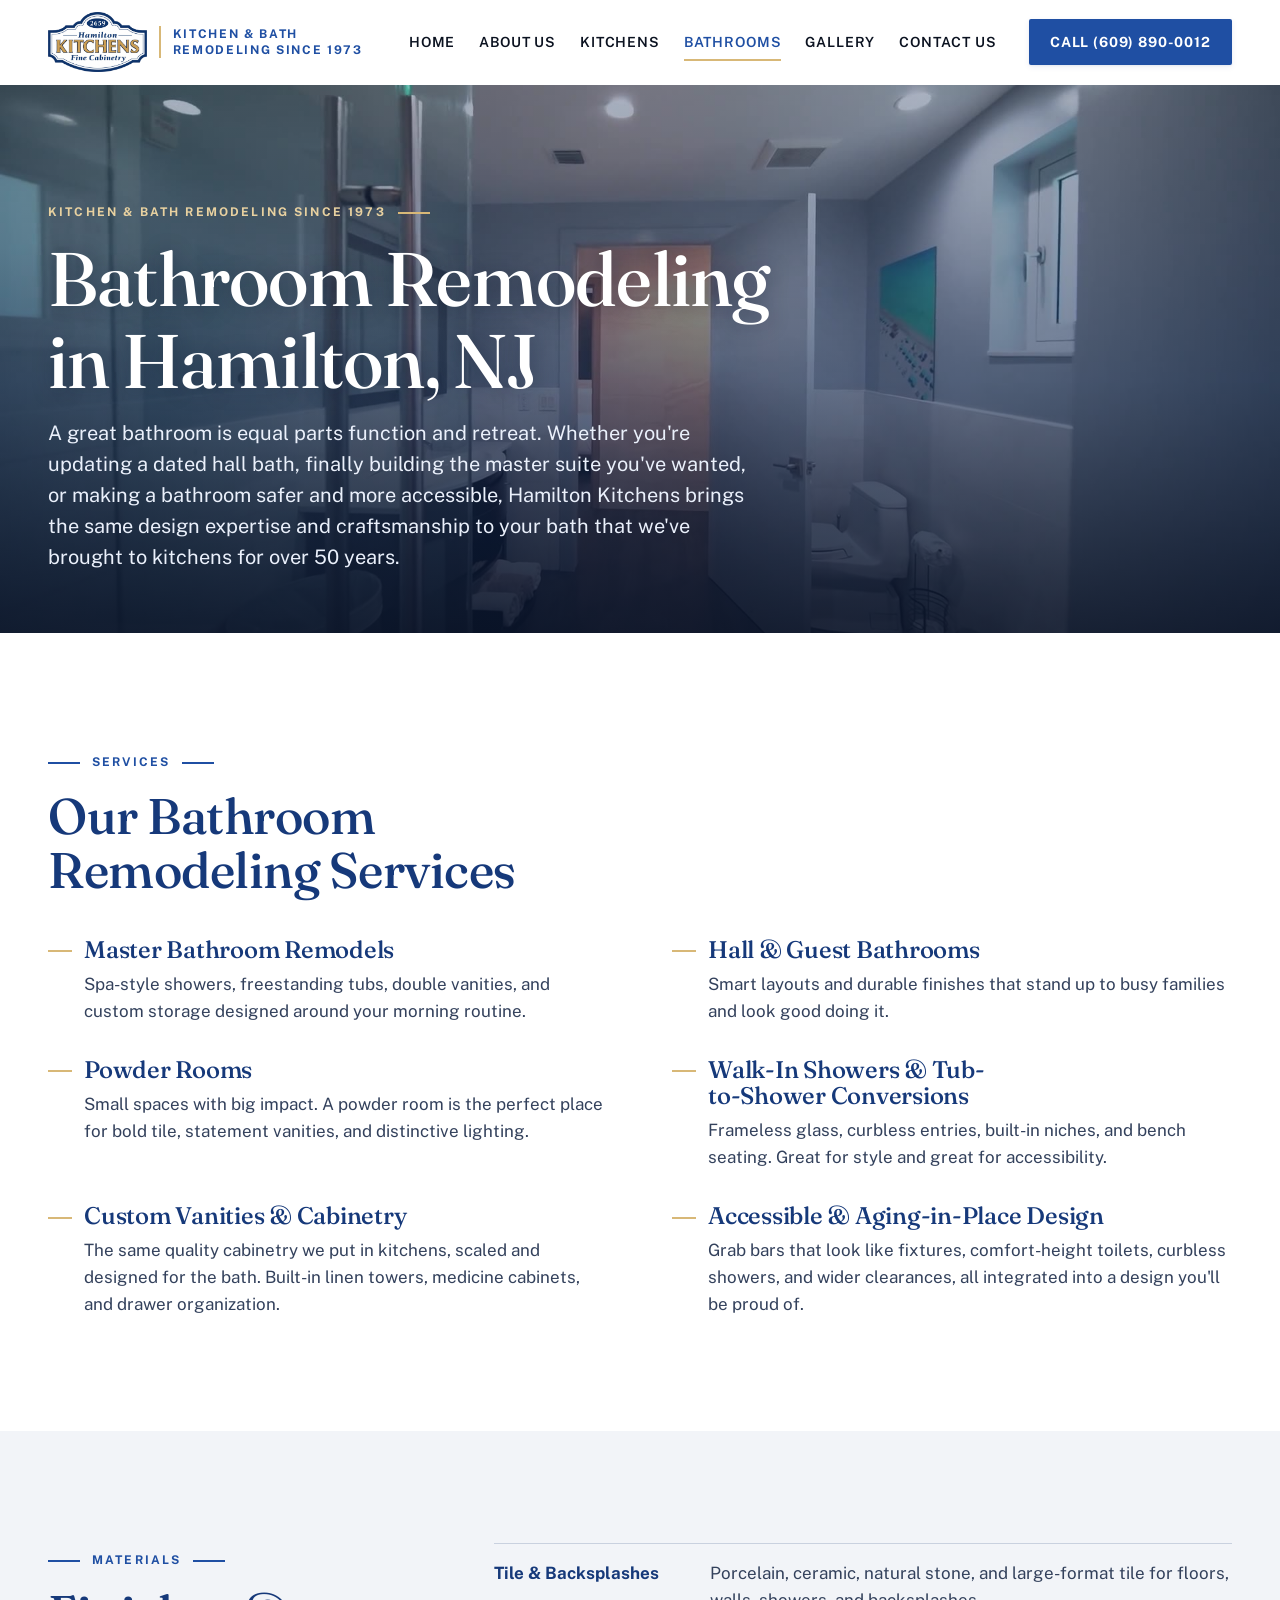
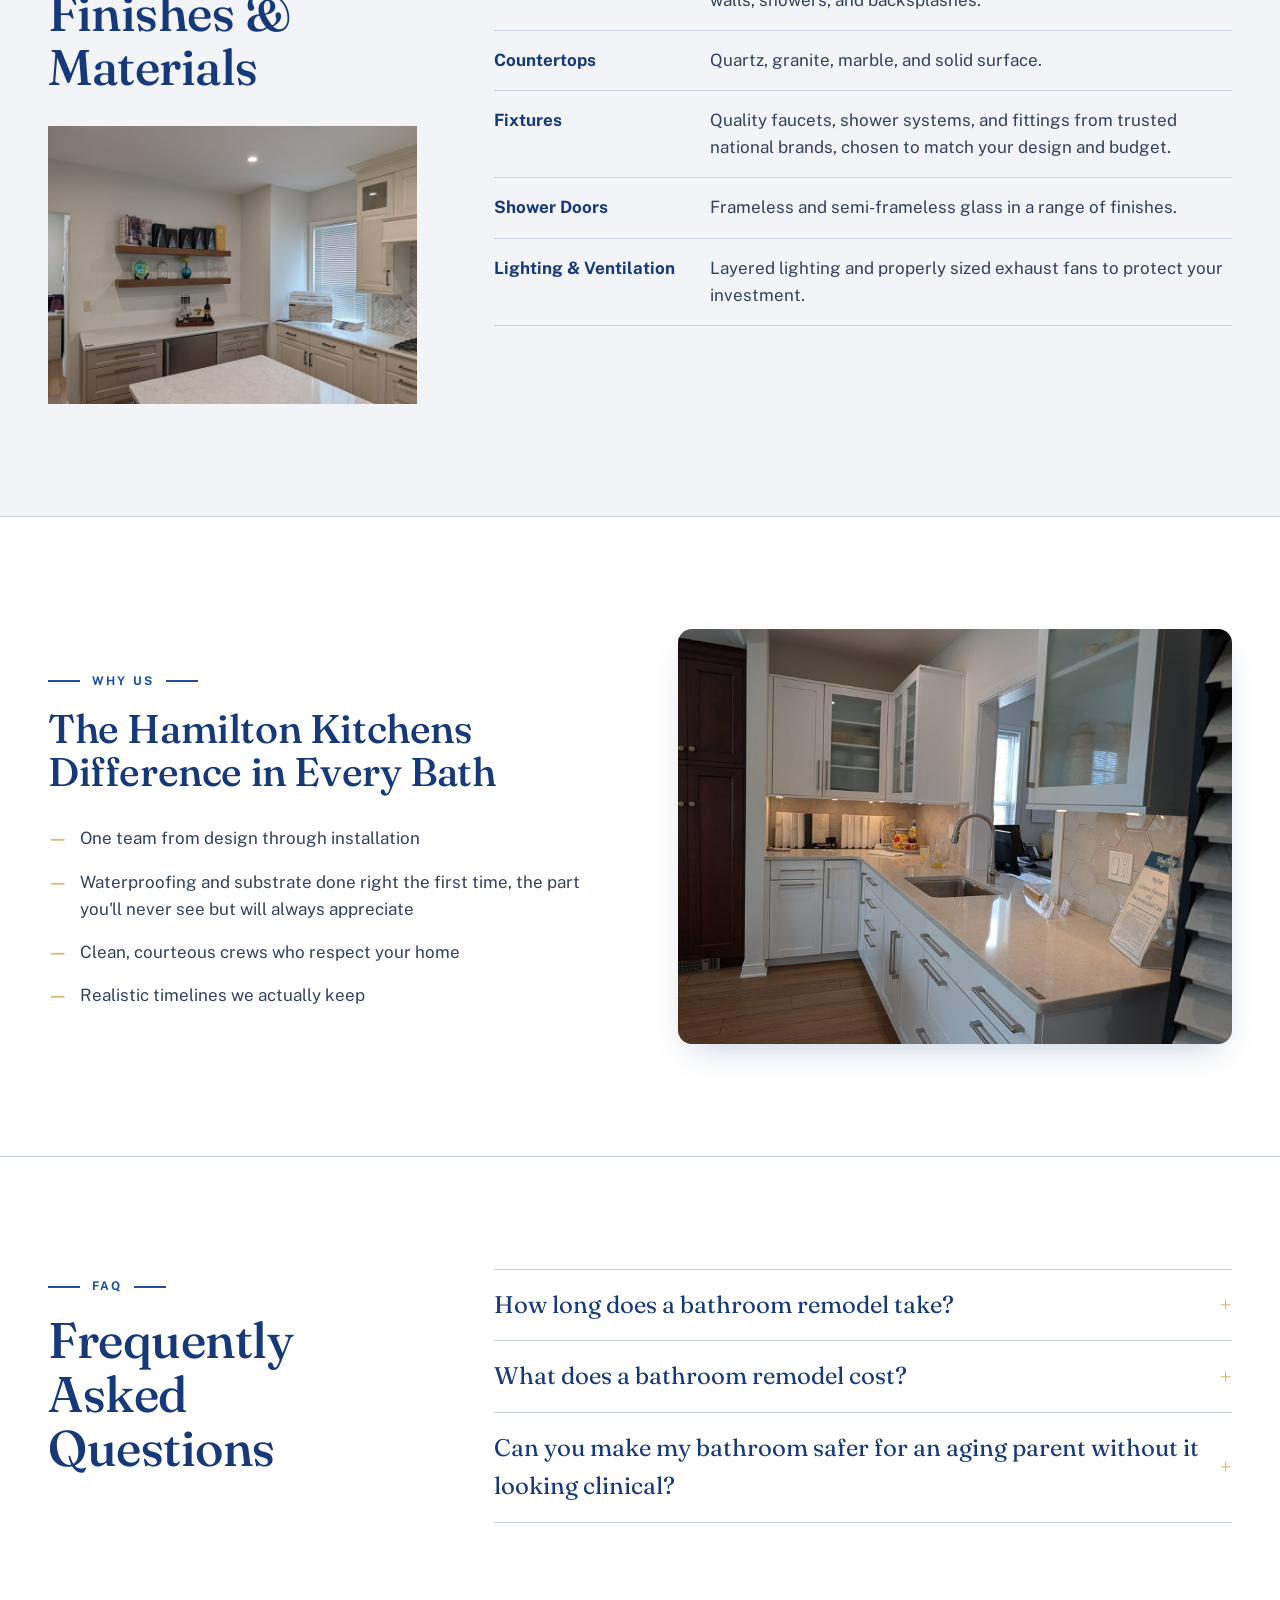
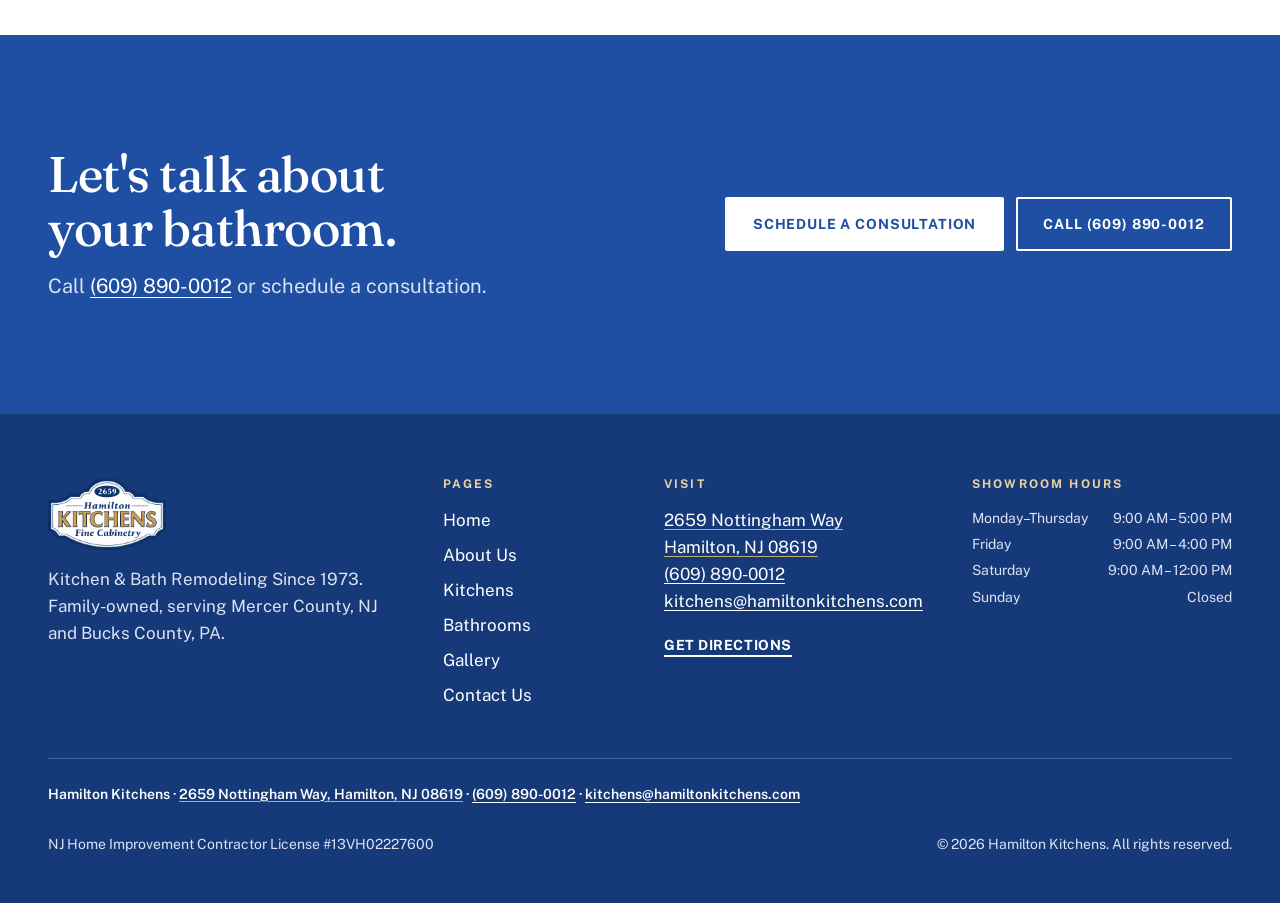
<file: bathroom-remodeling/index.html>
<!DOCTYPE html>
<html lang="en">
<head>
  <meta charset="utf-8">
  <meta name="viewport" content="width=device-width, initial-scale=1">
  <title>Bathroom Remodeling in Hamilton, NJ | Hamilton Kitchens</title>
  <meta name="description" content="Bathroom remodeling in Hamilton, NJ and Mercer County. Master baths, hall baths, powder rooms, and walk-in showers designed and installed by Hamilton Kitchens since 1973.">
  <link rel="canonical" href="https://hamiltonkitchens.com/bathroom-remodeling/">
  <meta name="theme-color" content="#1f4fa3">

  <!-- Open Graph -->
  <meta property="og:type" content="website">
  <meta property="og:site_name" content="Hamilton Kitchens">
  <meta property="og:title" content="Bathroom Remodeling in Hamilton, NJ | Hamilton Kitchens">
  <meta property="og:description" content="Bathroom remodeling in Hamilton, NJ and Mercer County. Master baths, hall baths, powder rooms, and walk-in showers designed and installed by Hamilton Kitchens since 1973.">
  <meta property="og:url" content="https://hamiltonkitchens.com/bathroom-remodeling/">
  <meta property="og:image" content="https://hamiltonkitchens.com/images/og-image.jpg">
  <meta property="og:image:width" content="1200">
  <meta property="og:image:height" content="630">
  <meta property="og:locale" content="en_US">
  <meta name="twitter:card" content="summary_large_image">
  <meta name="twitter:title" content="Bathroom Remodeling in Hamilton, NJ | Hamilton Kitchens">
  <meta name="twitter:description" content="Bathroom remodeling in Hamilton, NJ and Mercer County. Master baths, hall baths, powder rooms, and walk-in showers designed and installed by Hamilton Kitchens since 1973.">
  <meta name="twitter:image" content="https://hamiltonkitchens.com/images/og-image.jpg">

  <link rel="icon" href="../favicon/favicon.ico" sizes="48x48">
  <link rel="icon" href="../favicon/favicon.svg" type="image/svg+xml">
  <link rel="icon" type="image/png" sizes="32x32" href="../favicon/favicon-32.png">
  <link rel="icon" type="image/png" sizes="16x16" href="../favicon/favicon-16.png">
  <link rel="apple-touch-icon" href="../favicon/apple-touch-icon.png">
  <link rel="manifest" href="../site.webmanifest">

  <link rel="preconnect" href="https://fonts.googleapis.com">
  <link rel="preconnect" href="https://fonts.gstatic.com" crossorigin>
  <link rel="stylesheet" href="https://fonts.googleapis.com/css2?family=Fraunces:ital,opsz,wght@0,9..144,400;0,9..144,500;1,9..144,400&family=Public+Sans:wght@400;600;700&display=swap">
  <link rel="stylesheet" href="../css/style.css">

  <!-- Schema A — LocalBusiness (every page) -->
  <script type="application/ld+json">
{
  "@context": "https://schema.org",
  "@type": "HomeAndConstructionBusiness",
  "@id": "https://hamiltonkitchens.com/#business",
  "name": "Hamilton Kitchens",
  "description": "Family-owned kitchen and bathroom remodeling company serving Hamilton, NJ, Mercer County, and Bucks County, PA since 1973. Custom cabinetry, countertops, design, and installation.",
  "url": "https://hamiltonkitchens.com/",
  "telephone": "+1-609-890-0012",
  "email": "kitchens@hamiltonkitchens.com",
  "foundingDate": "1973",
  "image": "https://hamiltonkitchens.com/images/hamilton-kitchens-showroom.jpg",
  "logo": "https://hamiltonkitchens.com/images/hamilton-kitchens-logo.png",
  "priceRange": "$$$",
  "address": {
    "@type": "PostalAddress",
    "streetAddress": "2659 Nottingham Way",
    "addressLocality": "Hamilton",
    "addressRegion": "NJ",
    "postalCode": "08619",
    "addressCountry": "US"
  },
  "geo": {
    "@type": "GeoCoordinates",
    "latitude": 40.2358425,
    "longitude": -74.6896739
  },
  "hasMap": "https://www.google.com/maps/place/?q=place_id:ChIJQ17ENwBZwYkRy59FS0xyLSw",
  "openingHoursSpecification": [
    { "@type": "OpeningHoursSpecification", "dayOfWeek": ["Monday","Tuesday","Wednesday","Thursday"], "opens": "09:00", "closes": "17:00" },
    { "@type": "OpeningHoursSpecification", "dayOfWeek": "Friday", "opens": "09:00", "closes": "16:00" },
    { "@type": "OpeningHoursSpecification", "dayOfWeek": "Saturday", "opens": "09:00", "closes": "12:00" }
  ],
  "areaServed": [
    { "@type": "City", "name": "Hamilton", "containedInPlace": { "@type": "State", "name": "NJ" } },
    { "@type": "City", "name": "Hamilton Square", "containedInPlace": { "@type": "State", "name": "NJ" } },
    { "@type": "City", "name": "Mercerville", "containedInPlace": { "@type": "State", "name": "NJ" } },
    { "@type": "City", "name": "Robbinsville", "containedInPlace": { "@type": "State", "name": "NJ" } },
    { "@type": "City", "name": "Lawrenceville", "containedInPlace": { "@type": "State", "name": "NJ" } },
    { "@type": "City", "name": "Princeton", "containedInPlace": { "@type": "State", "name": "NJ" } },
    { "@type": "City", "name": "Princeton Junction", "containedInPlace": { "@type": "State", "name": "NJ" } },
    { "@type": "City", "name": "Pennington", "containedInPlace": { "@type": "State", "name": "NJ" } },
    { "@type": "City", "name": "Hopewell", "containedInPlace": { "@type": "State", "name": "NJ" } },
    { "@type": "City", "name": "Hightstown", "containedInPlace": { "@type": "State", "name": "NJ" } },
    { "@type": "City", "name": "Cranbury", "containedInPlace": { "@type": "State", "name": "NJ" } },
    { "@type": "City", "name": "Crosswicks", "containedInPlace": { "@type": "State", "name": "NJ" } },
    { "@type": "City", "name": "Bordentown", "containedInPlace": { "@type": "State", "name": "NJ" } },
    { "@type": "City", "name": "Ewing", "containedInPlace": { "@type": "State", "name": "NJ" } },
    { "@type": "City", "name": "Yardley", "containedInPlace": { "@type": "State", "name": "PA" } },
    { "@type": "City", "name": "Newtown", "containedInPlace": { "@type": "State", "name": "PA" } },
    { "@type": "City", "name": "New Hope", "containedInPlace": { "@type": "State", "name": "PA" } },
    { "@type": "City", "name": "Morrisville", "containedInPlace": { "@type": "State", "name": "PA" } },
    { "@type": "City", "name": "Langhorne", "containedInPlace": { "@type": "State", "name": "PA" } }
  ],
  "hasOfferCatalog": {
    "@type": "OfferCatalog",
    "name": "Remodeling Services",
    "itemListElement": [
      { "@type": "Offer", "itemOffered": { "@type": "Service", "name": "Kitchen Remodeling", "url": "https://hamiltonkitchens.com/kitchen-remodeling/" } },
      { "@type": "Offer", "itemOffered": { "@type": "Service", "name": "Bathroom Remodeling", "url": "https://hamiltonkitchens.com/bathroom-remodeling/" } },
      { "@type": "Offer", "itemOffered": { "@type": "Service", "name": "Custom Cabinetry" } },
      { "@type": "Offer", "itemOffered": { "@type": "Service", "name": "Countertop Installation" } }
    ]
  },
  "sameAs": [
    "https://www.houzz.com/professionals/kitchen-and-bath-remodelers/a-hamilton-kitchens-pfvwus-pf~1353116863",
    "https://www.bbb.org/us/nj/hamilton-sq/profile/bathroom-design/hamilton-kitchens-llc-0221-10000423"
  ]
}
  </script>
  <!-- Schema C — Breadcrumb -->
  <script type="application/ld+json">
{
  "@context": "https://schema.org",
  "@type": "BreadcrumbList",
  "itemListElement": [
    { "@type": "ListItem", "position": 1, "name": "Home", "item": "https://hamiltonkitchens.com/" },
    { "@type": "ListItem", "position": 2, "name": "Bathroom Remodeling", "item": "https://hamiltonkitchens.com/bathroom-remodeling/" }
  ]
}
  </script>
  <!-- Schema E — Service + FAQPage -->
  <script type="application/ld+json">
{
  "@context": "https://schema.org",
  "@graph": [
    {
      "@type": "Service",
      "@id": "https://hamiltonkitchens.com/bathroom-remodeling/#service",
      "name": "Bathroom Remodeling",
      "serviceType": "Bathroom Remodeling",
      "description": "Bathroom remodeling in Hamilton, NJ including master baths, hall baths, powder rooms, walk-in showers, custom vanities, and accessible design.",
      "url": "https://hamiltonkitchens.com/bathroom-remodeling/",
      "provider": { "@id": "https://hamiltonkitchens.com/#business" },
      "areaServed": { "@type": "AdministrativeArea", "name": "Mercer County, NJ and Bucks County, PA" }
    },
    {
      "@type": "FAQPage",
      "mainEntity": [
        {
          "@type": "Question",
          "name": "How long does a bathroom remodel take?",
          "acceptedAnswer": { "@type": "Answer", "text": "Once installation begins, most bathrooms are complete within four to six weeks, and many finish sooner. Powder rooms are often faster; master bath suites with layout changes can run toward the longer end." }
        },
        {
          "@type": "Question",
          "name": "What does a bathroom remodel cost?",
          "acceptedAnswer": { "@type": "Answer", "text": "Bathroom costs vary with the size of the room, layout changes, and the finishes you choose. Once we see your space and talk through your goals, we provide a clear, itemized proposal — no surprises." }
        },
        {
          "@type": "Question",
          "name": "Can you make my bathroom safer for an aging parent without it looking clinical?",
          "acceptedAnswer": { "@type": "Answer", "text": "Absolutely. We regularly integrate curbless showers, grab bars, and comfort-height fixtures into bathrooms that look like they belong in a magazine." }
        }
      ]
    }
  ]
}
  </script>
</head>
<body>
  <a class="skip-link" href="#main">Skip to content</a>

  <header class="site-header">
    <div class="container header__inner">
      <a class="brand" href="../index.html" aria-label="Hamilton Kitchens home">
        <!-- LOGO: replace images/hamilton-kitchens-logo.png (keep filename) -->
        <img src="../images/hamilton-kitchens-logo.png" width="1332" height="811" alt="Hamilton Kitchens — Kitchen &amp; Bath Remodeling Since 1973" fetchpriority="high">
        <span class="brand__tagline">Kitchen &amp; Bath Remodeling Since 1973</span>
      </a>
      <button class="nav-toggle" type="button" aria-expanded="false" aria-controls="site-nav">
        <span class="nav-toggle__text">Menu</span>
        <span class="nav-toggle__bars" aria-hidden="true"><span></span><span></span><span></span></span>
      </button>
      <nav class="nav" id="site-nav" aria-label="Main">
        <ul class="nav__list">
          <li><a class="nav__link" href="../index.html">Home</a></li>
          <li><a class="nav__link" href="../about/">About Us</a></li>
          <li><a class="nav__link" href="../kitchen-remodeling/">Kitchens</a></li>
          <li><a class="nav__link" href="../bathroom-remodeling/" aria-current="page">Bathrooms</a></li>
          <li><a class="nav__link" href="../gallery/">Gallery</a></li>
          <li><a class="nav__link" href="../contact/">Contact Us</a></li>
        </ul>
        <a class="btn btn--primary nav__cta" href="tel:+16098900012">Call (609) 890-0012</a>
      </nav>
    </div>
  </header>

  <main id="main">
    <header class="page-head page-head--video">
      <div class="page-head__media" aria-hidden="true">
        <video autoplay muted loop playsinline preload="none" poster="../videos/bathroom-hero-poster.jpg">
          <source src="../videos/bathroom-hero.mp4" type="video/mp4">
        </video>
      </div>
      <div class="page-head__scrim" aria-hidden="true"></div>
      <div class="container">
        <p class="eyebrow eyebrow--start">Kitchen &amp; Bath Remodeling Since 1973</p>
        <h1>Bathroom Remodeling in Hamilton, NJ</h1>
        <p class="lede">A great bathroom is equal parts function and retreat. Whether you're updating a dated hall bath, finally building the master suite you've wanted, or making a bathroom safer and more accessible, Hamilton Kitchens brings the same design expertise and craftsmanship to your bath that we've brought to kitchens for over 50 years.</p>
      </div>
    </header>

    <section class="section" aria-labelledby="bsvc-title">
      <div class="container">
        <div class="reveal" style="max-width:60ch;margin-bottom:2.5rem"><p class="eyebrow">Services</p><h2 id="bsvc-title">Our Bathroom Remodeling Services</h2></div>
        <div class="why reveal reveal--delay-1">
          <div class="why__item"><div><h3>Master Bathroom Remodels</h3><p>Spa-style showers, freestanding tubs, double vanities, and custom storage designed around your morning routine.</p></div></div>
          <div class="why__item"><div><h3>Hall &amp; Guest Bathrooms</h3><p>Smart layouts and durable finishes that stand up to busy families and look good doing it.</p></div></div>
          <div class="why__item"><div><h3>Powder Rooms</h3><p>Small spaces with big impact. A powder room is the perfect place for bold tile, statement vanities, and distinctive lighting.</p></div></div>
          <div class="why__item"><div><h3>Walk-In Showers &amp; Tub-to-Shower Conversions</h3><p>Frameless glass, curbless entries, built-in niches, and bench seating. Great for style and great for accessibility.</p></div></div>
          <div class="why__item"><div><h3>Custom Vanities &amp; Cabinetry</h3><p>The same quality cabinetry we put in kitchens, scaled and designed for the bath. Built-in linen towers, medicine cabinets, and drawer organization.</p></div></div>
          <div class="why__item"><div><h3>Accessible &amp; Aging-in-Place Design</h3><p>Grab bars that look like fixtures, comfort-height toilets, curbless showers, and wider clearances, all integrated into a design you'll be proud of.</p></div></div>
        </div>
      </div>
    </section>

    <section class="section section--surface" aria-labelledby="bfin-title">
      <div class="container process">
        <div class="reveal">
          <p class="eyebrow">Materials</p>
          <h2 id="bfin-title">Finishes &amp; Materials</h2>
          <figure style="margin:2rem 0 0"><img src="../images/showroom/showroom-cream-cabinetry-floating-shelves.jpg" srcset="../images/showroom/showroom-cream-cabinetry-floating-shelves-800.jpg 800w, ../images/showroom/showroom-cream-cabinetry-floating-shelves.jpg 1600w" sizes="(min-width: 1024px) 33vw, 100vw" width="1600" height="1205" alt="Cream cabinetry with quartz countertop and floating shelves, Hamilton Kitchens showroom, Hamilton NJ" loading="lazy" decoding="async"></figure>
        </div>
        <ul class="finishes reveal reveal--delay-1">
          <li><strong>Tile &amp; Backsplashes</strong><span>Porcelain, ceramic, natural stone, and large-format tile for floors, walls, showers, and backsplashes.</span></li>
          <li><strong>Countertops</strong><span>Quartz, granite, marble, and solid surface.</span></li>
          <li><strong>Fixtures</strong><span>Quality faucets, shower systems, and fittings from trusted national brands, chosen to match your design and budget.</span></li>
          <li><strong>Shower Doors</strong><span>Frameless and semi-frameless glass in a range of finishes.</span></li>
          <li><strong>Lighting &amp; Ventilation</strong><span>Layered lighting and properly sized exhaust fans to protect your investment.</span></li>
        </ul>
      </div>
    </section>

    <section class="section" aria-labelledby="bdiff-title">
      <div class="container service" style="border:0;padding-block:0">
        <div class="service__body reveal">
          <p class="eyebrow">Why us</p>
          <h2 id="bdiff-title">The Hamilton Kitchens Difference in Every Bath</h2>
          <ul class="values">
            <li>One team from design through installation</li>
            <li>Waterproofing and substrate done right the first time, the part you'll never see but will always appreciate</li>
            <li>Clean, courteous crews who respect your home</li>
            <li>Realistic timelines we actually keep</li>
          </ul>
        </div>
        <figure class="service__figure reveal reveal--delay-1"><img src="../images/showroom/showroom-white-cabinetry-sink-run.jpg" srcset="../images/showroom/showroom-white-cabinetry-sink-run-800.jpg 800w, ../images/showroom/showroom-white-cabinetry-sink-run.jpg 1600w" sizes="(min-width: 900px) 50vw, 100vw" width="1600" height="1205" alt="White cabinetry and glass-front uppers over a marble-look counter, Hamilton Kitchens showroom, Hamilton NJ" loading="lazy" decoding="async"></figure>
      </div>
    </section>
    
    <section class="section" aria-labelledby="faq-title">
      <div class="container faq-wrap">
        <div class="reveal"><p class="eyebrow">FAQ</p><h2 id="faq-title">Frequently Asked Questions</h2></div>
        <div class="reveal reveal--delay-1">
          <details class="faq"><summary>How long does a bathroom remodel take?</summary><p>Once installation begins, most bathrooms are complete within four to six weeks, and many finish sooner. Powder rooms are often faster; master bath suites with layout changes can run toward the longer end.</p></details>
          <details class="faq"><summary>What does a bathroom remodel cost?</summary><p>Bathroom costs vary with the size of the room, layout changes, and the finishes you choose. Once we see your space and talk through your goals, we’ll give you a clear, itemized proposal — no surprises.</p></details>
          <details class="faq"><summary>Can you make my bathroom safer for an aging parent without it looking clinical?</summary><p>Absolutely. Accessible design has come a long way. We regularly integrate curbless showers, grab bars, and comfort-height fixtures into bathrooms that look like they belong in a magazine.</p></details>
        </div>
      </div>
    </section>
    
    <section class="section section--navy">
      <div class="container cta-band reveal">
        <div><h2>Let's talk about your bathroom.</h2><p class="lede" style="margin-top:1rem">Call <a href="tel:+16098900012">(609) 890-0012</a> or schedule a consultation.</p></div>
        <div class="btn-row">
          <a class="btn btn--white" href="../contact/#consultation">Schedule a Consultation</a>
          <a class="btn btn--ghost-white" href="tel:+16098900012">Call (609) 890-0012</a>
        </div>
      </div>
    </section>
  </main>

  <footer class="site-footer">
    <div class="container">
      <div class="footer__grid">
        <div class="footer__brand">
          <img src="../images/hamilton-kitchens-logo.png" width="1332" height="811" alt="Hamilton Kitchens — Kitchen &amp; Bath Remodeling Since 1973" loading="lazy" decoding="async">
          <p>Kitchen &amp; Bath Remodeling Since 1973. Family-owned, serving Mercer County, NJ and Bucks County, PA.</p>
        </div>
        <div>
          <h2 class="footer__heading">Pages</h2>
          <ul class="footer__list">
            <li><a href="../index.html">Home</a></li>
            <li><a href="../about/">About Us</a></li>
            <li><a href="../kitchen-remodeling/">Kitchens</a></li>
            <li><a href="../bathroom-remodeling/">Bathrooms</a></li>
            <li><a href="../gallery/">Gallery</a></li>
            <li><a href="../contact/">Contact Us</a></li>
          </ul>
        </div>
        <div>
          <h2 class="footer__heading">Visit</h2>
          <address><a class="addr-link" href="https://maps.app.goo.gl/FntQvo2jdPrngwK1A" target="_blank" rel="noopener">2659 Nottingham Way<br>Hamilton, NJ 08619</a><br><a href="tel:+16098900012">(609) 890-0012</a><br><a href="mailto:kitchens@hamiltonkitchens.com">kitchens@hamiltonkitchens.com</a></address>
          <p style="margin-top:1rem"><a class="text-link" href="https://www.google.com/maps/dir/?api=1&destination=2659+Nottingham+Way,+Hamilton,+NJ+08619" target="_blank" rel="noopener">Get directions</a></p>
        </div>
        <div>
          <h2 class="footer__heading">Showroom hours</h2>
          <ul class="footer__hours"><li><span>Monday–Thursday</span><span>9:00 AM – 5:00 PM</span></li><li><span>Friday</span><span>9:00 AM – 4:00 PM</span></li><li><span>Saturday</span><span>9:00 AM – 12:00 PM</span></li><li><span>Sunday</span><span>Closed</span></li></ul>
        </div>
      </div>
      <div class="footer__bottom">
        <p class="footer__nap">Hamilton Kitchens · <a class="addr-link" href="https://maps.app.goo.gl/FntQvo2jdPrngwK1A" target="_blank" rel="noopener">2659 Nottingham Way, Hamilton, NJ 08619</a> · <a href="tel:+16098900012">(609) 890-0012</a> · <a href="mailto:kitchens@hamiltonkitchens.com">kitchens@hamiltonkitchens.com</a></p>
        <p>NJ Home Improvement Contractor License #13VH02227600</p>
        <p>&copy; <span data-year>2026</span> Hamilton Kitchens. All rights reserved.</p>
      </div>
    </div>
  </footer>

  <div class="action-bar" aria-label="Quick actions">
    <a href="tel:+16098900012"><svg viewBox="0 0 24 24" fill="none" stroke="currentColor" stroke-width="2" stroke-linecap="round" stroke-linejoin="round" aria-hidden="true"><path d="M22 16.9v3a2 2 0 0 1-2.2 2 19.8 19.8 0 0 1-8.6-3.1 19.5 19.5 0 0 1-6-6A19.8 19.8 0 0 1 2.1 4.2 2 2 0 0 1 4.1 2h3a2 2 0 0 1 2 1.7c.1 1 .4 1.9.7 2.8a2 2 0 0 1-.5 2.1L8.1 9.9a16 16 0 0 0 6 6l1.3-1.3a2 2 0 0 1 2.1-.4c.9.3 1.8.6 2.8.7a2 2 0 0 1 1.7 2z"/></svg> Call</a>
    <a href="https://www.google.com/maps/dir/?api=1&destination=2659+Nottingham+Way,+Hamilton,+NJ+08619" target="_blank" rel="noopener"><svg viewBox="0 0 24 24" fill="none" stroke="currentColor" stroke-width="2" stroke-linecap="round" stroke-linejoin="round" aria-hidden="true"><path d="M21 10c0 7-9 13-9 13s-9-6-9-13a9 9 0 0 1 18 0z"/><circle cx="12" cy="10" r="3"/></svg> Directions</a>
  </div>

  <script src="../js/main.js" defer></script>
  <script>document.querySelectorAll('[data-year]').forEach(function(e){e.textContent=new Date().getFullYear()})</script>
</body>
</html>
</file>
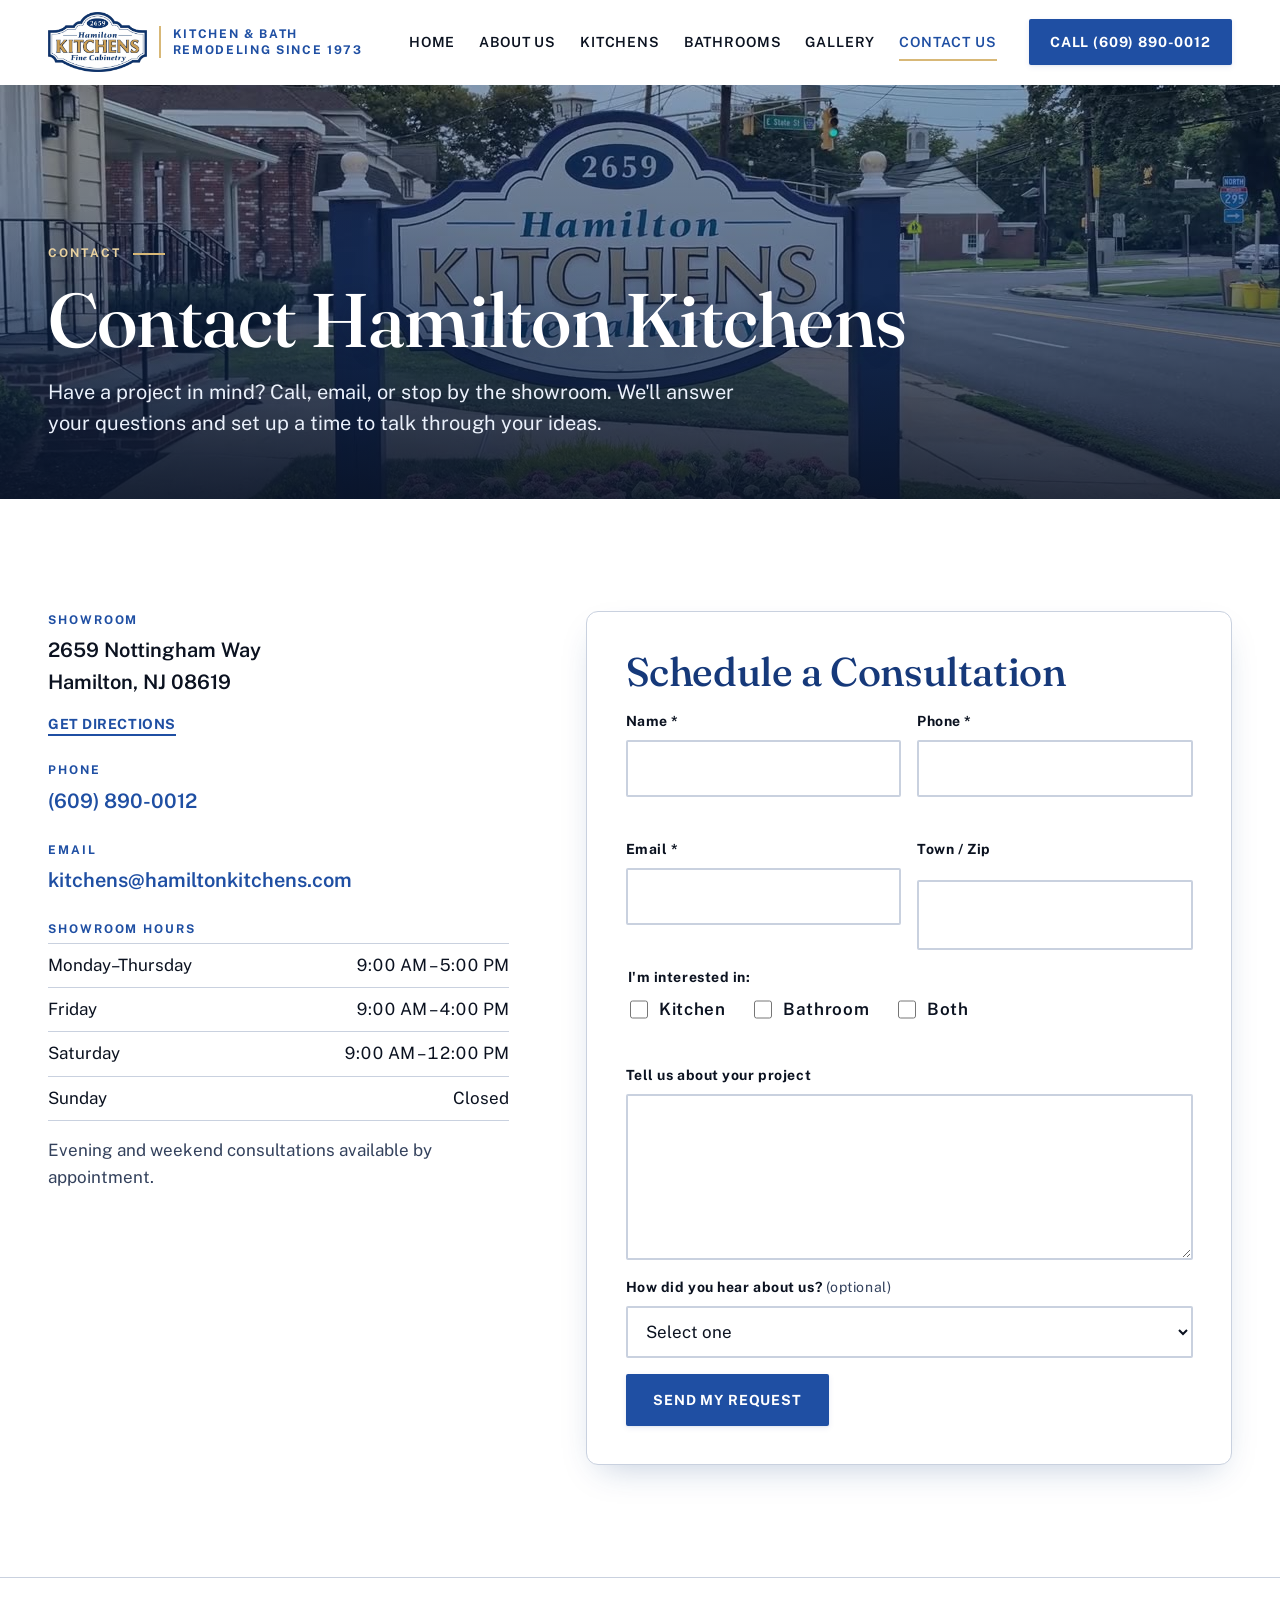
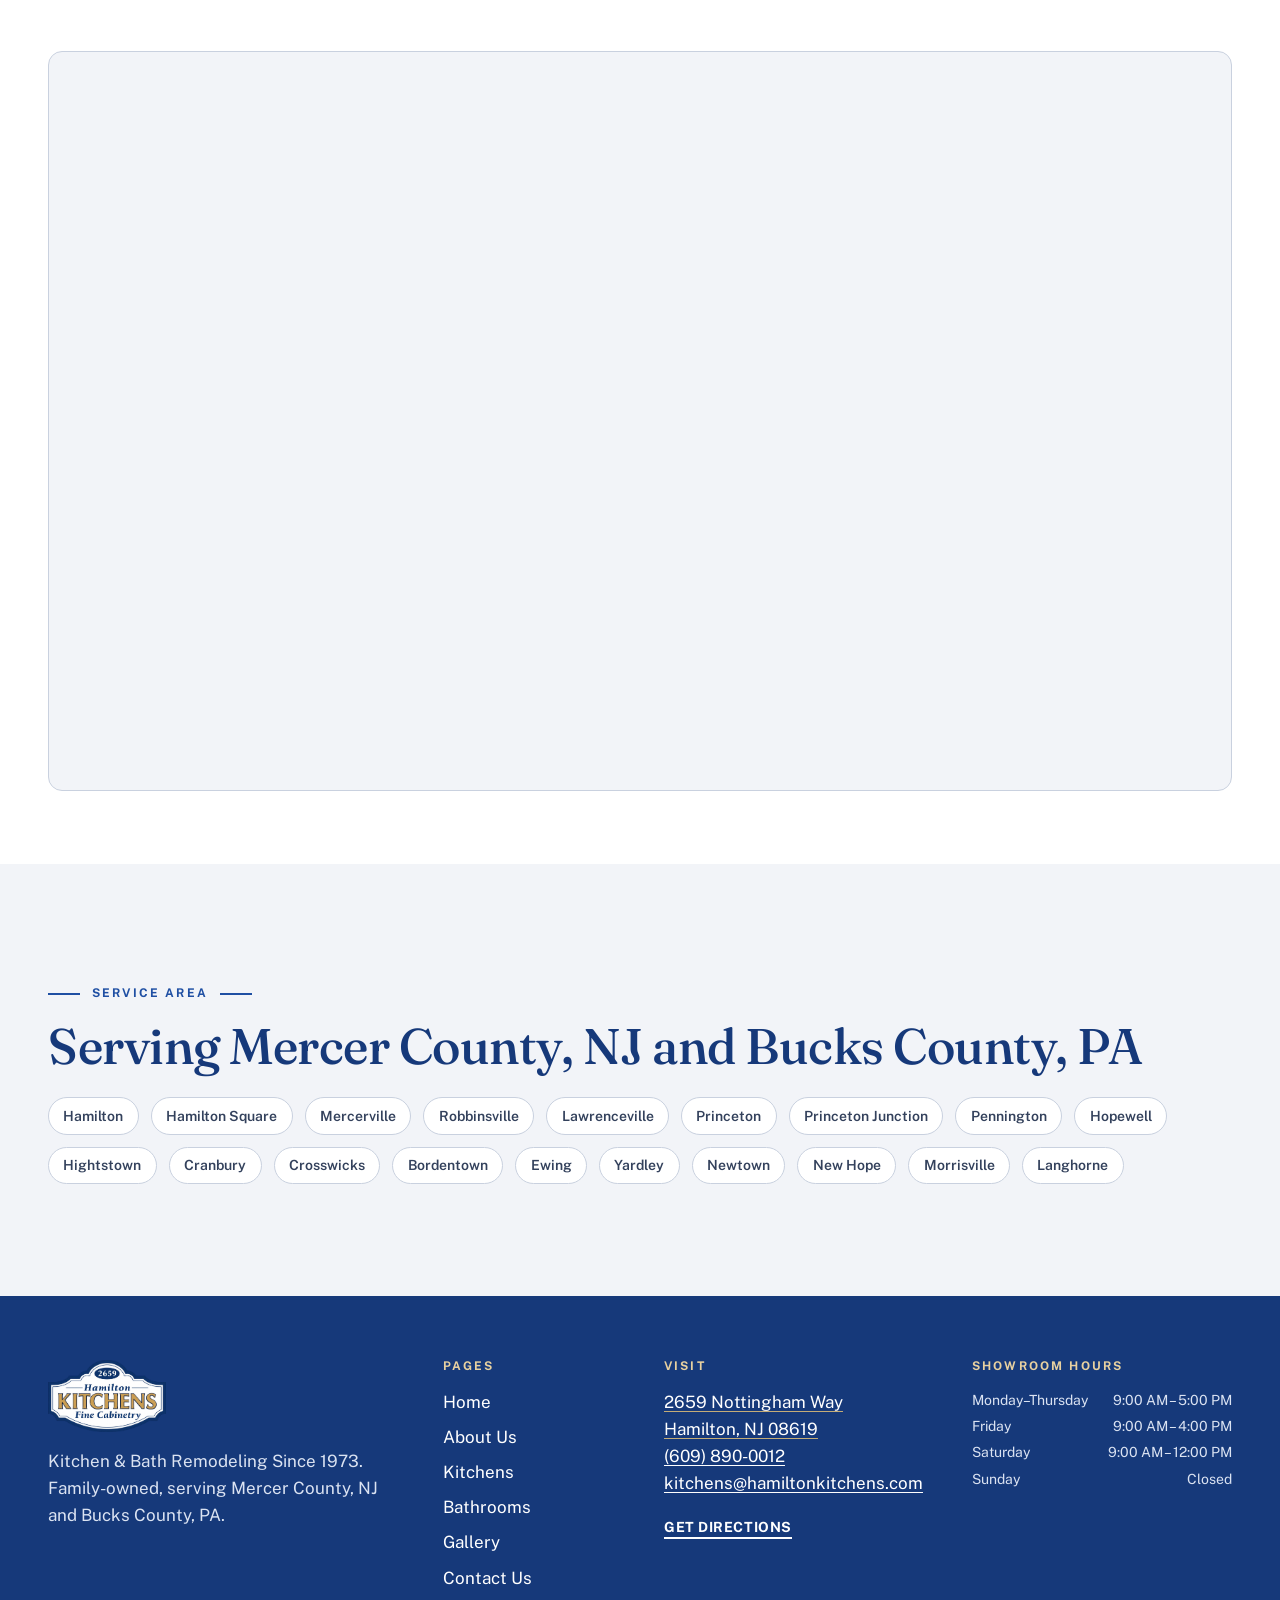
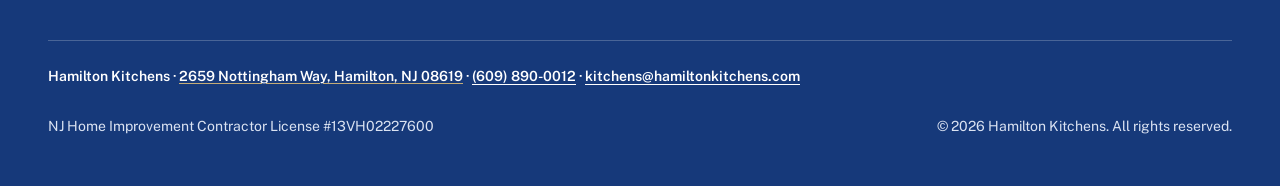
<file: contact/index.html>
<!DOCTYPE html>
<html lang="en">
<head>
  <meta charset="utf-8">
  <meta name="viewport" content="width=device-width, initial-scale=1">
  <title>Contact Hamilton Kitchens | Showroom at 2659 Nottingham Way, Hamilton NJ</title>
  <meta name="description" content="Contact Hamilton Kitchens for kitchen and bath remodeling in Hamilton, NJ. Call (609) 890-0012, email us, or visit our Nottingham Way showroom.">
  <link rel="canonical" href="https://hamiltonkitchens.com/contact/">
  <meta name="theme-color" content="#1f4fa3">

  <!-- Open Graph -->
  <meta property="og:type" content="website">
  <meta property="og:site_name" content="Hamilton Kitchens">
  <meta property="og:title" content="Contact Hamilton Kitchens | Showroom at 2659 Nottingham Way, Hamilton NJ">
  <meta property="og:description" content="Contact Hamilton Kitchens for kitchen and bath remodeling in Hamilton, NJ. Call (609) 890-0012, email us, or visit our Nottingham Way showroom.">
  <meta property="og:url" content="https://hamiltonkitchens.com/contact/">
  <meta property="og:image" content="https://hamiltonkitchens.com/images/og-image.jpg">
  <meta property="og:image:width" content="1200">
  <meta property="og:image:height" content="630">
  <meta property="og:locale" content="en_US">
  <meta name="twitter:card" content="summary_large_image">
  <meta name="twitter:title" content="Contact Hamilton Kitchens | Showroom at 2659 Nottingham Way, Hamilton NJ">
  <meta name="twitter:description" content="Contact Hamilton Kitchens for kitchen and bath remodeling in Hamilton, NJ. Call (609) 890-0012, email us, or visit our Nottingham Way showroom.">
  <meta name="twitter:image" content="https://hamiltonkitchens.com/images/og-image.jpg">

  <link rel="icon" href="../favicon/favicon.ico" sizes="48x48">
  <link rel="icon" href="../favicon/favicon.svg" type="image/svg+xml">
  <link rel="icon" type="image/png" sizes="32x32" href="../favicon/favicon-32.png">
  <link rel="icon" type="image/png" sizes="16x16" href="../favicon/favicon-16.png">
  <link rel="apple-touch-icon" href="../favicon/apple-touch-icon.png">
  <link rel="manifest" href="../site.webmanifest">

  <link rel="preconnect" href="https://fonts.googleapis.com">
  <link rel="preconnect" href="https://fonts.gstatic.com" crossorigin>
  <link rel="stylesheet" href="https://fonts.googleapis.com/css2?family=Fraunces:ital,opsz,wght@0,9..144,400;0,9..144,500;1,9..144,400&family=Public+Sans:wght@400;600;700&display=swap">
  <link rel="stylesheet" href="../css/style.css">

  <!-- Schema A — LocalBusiness (every page) -->
  <script type="application/ld+json">
{
  "@context": "https://schema.org",
  "@type": "HomeAndConstructionBusiness",
  "@id": "https://hamiltonkitchens.com/#business",
  "name": "Hamilton Kitchens",
  "description": "Family-owned kitchen and bathroom remodeling company serving Hamilton, NJ, Mercer County, and Bucks County, PA since 1973. Custom cabinetry, countertops, design, and installation.",
  "url": "https://hamiltonkitchens.com/",
  "telephone": "+1-609-890-0012",
  "email": "kitchens@hamiltonkitchens.com",
  "foundingDate": "1973",
  "image": "https://hamiltonkitchens.com/images/hamilton-kitchens-showroom.jpg",
  "logo": "https://hamiltonkitchens.com/images/hamilton-kitchens-logo.png",
  "priceRange": "$$$",
  "address": {
    "@type": "PostalAddress",
    "streetAddress": "2659 Nottingham Way",
    "addressLocality": "Hamilton",
    "addressRegion": "NJ",
    "postalCode": "08619",
    "addressCountry": "US"
  },
  "geo": {
    "@type": "GeoCoordinates",
    "latitude": 40.2358425,
    "longitude": -74.6896739
  },
  "hasMap": "https://www.google.com/maps/place/?q=place_id:ChIJQ17ENwBZwYkRy59FS0xyLSw",
  "openingHoursSpecification": [
    { "@type": "OpeningHoursSpecification", "dayOfWeek": ["Monday","Tuesday","Wednesday","Thursday"], "opens": "09:00", "closes": "17:00" },
    { "@type": "OpeningHoursSpecification", "dayOfWeek": "Friday", "opens": "09:00", "closes": "16:00" },
    { "@type": "OpeningHoursSpecification", "dayOfWeek": "Saturday", "opens": "09:00", "closes": "12:00" }
  ],
  "areaServed": [
    { "@type": "City", "name": "Hamilton", "containedInPlace": { "@type": "State", "name": "NJ" } },
    { "@type": "City", "name": "Hamilton Square", "containedInPlace": { "@type": "State", "name": "NJ" } },
    { "@type": "City", "name": "Mercerville", "containedInPlace": { "@type": "State", "name": "NJ" } },
    { "@type": "City", "name": "Robbinsville", "containedInPlace": { "@type": "State", "name": "NJ" } },
    { "@type": "City", "name": "Lawrenceville", "containedInPlace": { "@type": "State", "name": "NJ" } },
    { "@type": "City", "name": "Princeton", "containedInPlace": { "@type": "State", "name": "NJ" } },
    { "@type": "City", "name": "Princeton Junction", "containedInPlace": { "@type": "State", "name": "NJ" } },
    { "@type": "City", "name": "Pennington", "containedInPlace": { "@type": "State", "name": "NJ" } },
    { "@type": "City", "name": "Hopewell", "containedInPlace": { "@type": "State", "name": "NJ" } },
    { "@type": "City", "name": "Hightstown", "containedInPlace": { "@type": "State", "name": "NJ" } },
    { "@type": "City", "name": "Cranbury", "containedInPlace": { "@type": "State", "name": "NJ" } },
    { "@type": "City", "name": "Crosswicks", "containedInPlace": { "@type": "State", "name": "NJ" } },
    { "@type": "City", "name": "Bordentown", "containedInPlace": { "@type": "State", "name": "NJ" } },
    { "@type": "City", "name": "Ewing", "containedInPlace": { "@type": "State", "name": "NJ" } },
    { "@type": "City", "name": "Yardley", "containedInPlace": { "@type": "State", "name": "PA" } },
    { "@type": "City", "name": "Newtown", "containedInPlace": { "@type": "State", "name": "PA" } },
    { "@type": "City", "name": "New Hope", "containedInPlace": { "@type": "State", "name": "PA" } },
    { "@type": "City", "name": "Morrisville", "containedInPlace": { "@type": "State", "name": "PA" } },
    { "@type": "City", "name": "Langhorne", "containedInPlace": { "@type": "State", "name": "PA" } }
  ],
  "hasOfferCatalog": {
    "@type": "OfferCatalog",
    "name": "Remodeling Services",
    "itemListElement": [
      { "@type": "Offer", "itemOffered": { "@type": "Service", "name": "Kitchen Remodeling", "url": "https://hamiltonkitchens.com/kitchen-remodeling/" } },
      { "@type": "Offer", "itemOffered": { "@type": "Service", "name": "Bathroom Remodeling", "url": "https://hamiltonkitchens.com/bathroom-remodeling/" } },
      { "@type": "Offer", "itemOffered": { "@type": "Service", "name": "Custom Cabinetry" } },
      { "@type": "Offer", "itemOffered": { "@type": "Service", "name": "Countertop Installation" } }
    ]
  },
  "sameAs": [
    "https://www.houzz.com/professionals/kitchen-and-bath-remodelers/a-hamilton-kitchens-pfvwus-pf~1353116863",
    "https://www.bbb.org/us/nj/hamilton-sq/profile/bathroom-design/hamilton-kitchens-llc-0221-10000423"
  ]
}
  </script>
  <!-- Schema C — Breadcrumb -->
  <script type="application/ld+json">
{
  "@context": "https://schema.org",
  "@type": "BreadcrumbList",
  "itemListElement": [
    { "@type": "ListItem", "position": 1, "name": "Home", "item": "https://hamiltonkitchens.com/" },
    { "@type": "ListItem", "position": 2, "name": "Contact Us", "item": "https://hamiltonkitchens.com/contact/" }
  ]
}
  </script>
  <!-- Schema H — ContactPage -->
  <script type="application/ld+json">
{
  "@context": "https://schema.org",
  "@type": "ContactPage",
  "url": "https://hamiltonkitchens.com/contact/",
  "name": "Contact Hamilton Kitchens",
  "mainEntity": { "@id": "https://hamiltonkitchens.com/#business" }
}
  </script>
</head>
<body>
  <a class="skip-link" href="#main">Skip to content</a>

  <header class="site-header">
    <div class="container header__inner">
      <a class="brand" href="../index.html" aria-label="Hamilton Kitchens home">
        <!-- LOGO: replace images/hamilton-kitchens-logo.png (keep filename) -->
        <img src="../images/hamilton-kitchens-logo.png" width="1332" height="811" alt="Hamilton Kitchens — Kitchen &amp; Bath Remodeling Since 1973" fetchpriority="high">
        <span class="brand__tagline">Kitchen &amp; Bath Remodeling Since 1973</span>
      </a>
      <button class="nav-toggle" type="button" aria-expanded="false" aria-controls="site-nav">
        <span class="nav-toggle__text">Menu</span>
        <span class="nav-toggle__bars" aria-hidden="true"><span></span><span></span><span></span></span>
      </button>
      <nav class="nav" id="site-nav" aria-label="Main">
        <ul class="nav__list">
          <li><a class="nav__link" href="../index.html">Home</a></li>
          <li><a class="nav__link" href="../about/">About Us</a></li>
          <li><a class="nav__link" href="../kitchen-remodeling/">Kitchens</a></li>
          <li><a class="nav__link" href="../bathroom-remodeling/">Bathrooms</a></li>
          <li><a class="nav__link" href="../gallery/">Gallery</a></li>
          <li><a class="nav__link" href="../contact/" aria-current="page">Contact Us</a></li>
        </ul>
        <a class="btn btn--primary nav__cta" href="tel:+16098900012">Call (609) 890-0012</a>
      </nav>
    </div>
  </header>

  <main id="main">
    <header class="page-head page-head--video">
      <div class="page-head__media" aria-hidden="true">
        <video autoplay muted loop playsinline preload="none" poster="../videos/contact-hero-poster.jpg">
          <source src="../videos/contact-hero.mp4" type="video/mp4">
        </video>
      </div>
      <div class="page-head__scrim" aria-hidden="true"></div>
      <div class="container">
        <p class="eyebrow eyebrow--start">Contact</p>
        <h1>Contact Hamilton Kitchens</h1>
        <p class="lede">Have a project in mind? Call, email, or stop by the showroom. We'll answer your questions and set up a time to talk through your ideas.</p>
      </div>
    </header>

    <section class="section" aria-labelledby="contact-title">
      <div class="container contact">
        <div class="contact__details reveal">
          <h2 id="contact-title" class="visually-hidden">Contact information</h2>
          <div class="detail">
            <span class="detail__label">Showroom</span>
            <address class="detail__value"><a class="addr-link" href="https://maps.app.goo.gl/FntQvo2jdPrngwK1A" target="_blank" rel="noopener">2659 Nottingham Way<br>Hamilton, NJ 08619</a></address>
            <p style="margin-top:.5rem"><a class="text-link" href="https://www.google.com/maps/dir/?api=1&destination=2659+Nottingham+Way,+Hamilton,+NJ+08619" target="_blank" rel="noopener">Get Directions</a></p>
          </div>
          <div class="detail"><span class="detail__label">Phone</span><span class="detail__value"><a href="tel:+16098900012">(609) 890-0012</a></span></div>
          <div class="detail"><span class="detail__label">Email</span><span class="detail__value"><a href="mailto:kitchens@hamiltonkitchens.com">kitchens@hamiltonkitchens.com</a></span></div>
          <div class="detail">
            <span class="detail__label">Showroom Hours</span>
            <ul class="hours"><li><span>Monday–Thursday</span><span>9:00 AM – 5:00 PM</span></li><li><span>Friday</span><span>9:00 AM – 4:00 PM</span></li><li><span>Saturday</span><span>9:00 AM – 12:00 PM</span></li><li><span>Sunday</span><span>Closed</span></li></ul>
            <p style="margin-top:.75rem;color:var(--color-muted)">Evening and weekend consultations available by appointment.</p>
          </div>
        </div>

        <div class="contact__form-wrap reveal reveal--delay-1" id="consultation">
          <h2 style="font-size:var(--text-2xl)">Schedule a Consultation</h2>
          <form class="form" data-contact-form novalidate action="https://api.web3forms.com/submit" method="POST">
            <input type="hidden" name="access_key" value="YOUR_WEB3FORMS_ACCESS_KEY">
            <input type="hidden" name="subject" value="Consultation request from hamiltonkitchens.com">
            <input type="hidden" name="from_name" value="Hamilton Kitchens website">
            <div class="form__honeypot" aria-hidden="true"><label>Leave this box unchecked <input type="checkbox" name="botcheck" tabindex="-1" autocomplete="off"></label></div>

            <div class="form__row">
              <div class="field"><label for="f-name">Name <span aria-hidden="true">*</span></label><input id="f-name" name="name" type="text" autocomplete="name" required><span class="field__error" data-error-for="name" aria-live="polite"></span></div>
              <div class="field"><label for="f-phone">Phone <span aria-hidden="true">*</span></label><input id="f-phone" name="phone" type="tel" autocomplete="tel" required><span class="field__error" data-error-for="phone" aria-live="polite"></span></div>
            </div>
            <div class="form__row">
              <div class="field"><label for="f-email">Email <span aria-hidden="true">*</span></label><input id="f-email" name="email" type="email" autocomplete="email" required><span class="field__error" data-error-for="email" aria-live="polite"></span></div>
              <div class="field"><label for="f-town">Town / Zip</label><input id="f-town" name="town_zip" type="text" autocomplete="postal-code"></div>
            </div>
            <fieldset class="field" data-checkbox-group style="border:0;padding:0;margin:0">
              <legend style="font-size:var(--text-sm);font-weight:700;letter-spacing:.04em;margin-bottom:.5rem">I'm interested in:</legend>
              <div class="checks">
                <label><input type="checkbox" name="interested_in" value="Kitchen"> Kitchen</label>
                <label><input type="checkbox" name="interested_in" value="Bathroom"> Bathroom</label>
                <label><input type="checkbox" name="interested_in" value="Both"> Both</label>
              </div>
              <span class="field__error" data-error-for="interest" aria-live="polite"></span>
            </fieldset>
            <div class="field"><label for="f-message">Tell us about your project</label><textarea id="f-message" name="message" rows="5"></textarea></div>
            <div class="field">
              <label for="f-heard">How did you hear about us? <span style="font-weight:400;color:var(--color-muted)">(optional)</span></label>
              <select id="f-heard" name="how_heard"><option value="">Select one</option><option>Google</option><option>Houzz</option><option>Referral from a friend or neighbor</option><option>Drove by the showroom</option><option>Repeat customer</option><option>Other</option></select>
            </div>
            <p class="form__status" data-form-status data-type="" tabindex="-1" hidden></p>
            <div class="btn-row"><button class="btn btn--primary" type="submit">Send My Request</button></div>
          </form>
        </div>
      </div>
    </section>

    <section class="section section--tight" aria-label="Map">
      <div class="container">
        <div class="map reveal">
          <iframe title="Map showing Hamilton Kitchens at 2659 Nottingham Way, Hamilton, NJ 08619" src="https://www.google.com/maps?q=2659+Nottingham+Way,+Hamilton,+NJ+08619&amp;output=embed" loading="lazy" referrerpolicy="no-referrer-when-downgrade" allowfullscreen></iframe>
        </div>
      </div>
    </section>

    <section class="section section--surface" aria-labelledby="carea-title">
      <div class="container reveal">
        <p class="eyebrow">Service area</p>
        <h2 id="carea-title">Serving Mercer County, NJ and Bucks County, PA</h2>
        <ul class="towns"><li>Hamilton</li><li>Hamilton Square</li><li>Mercerville</li><li>Robbinsville</li><li>Lawrenceville</li><li>Princeton</li><li>Princeton Junction</li><li>Pennington</li><li>Hopewell</li><li>Hightstown</li><li>Cranbury</li><li>Crosswicks</li><li>Bordentown</li><li>Ewing</li><li>Yardley</li><li>Newtown</li><li>New Hope</li><li>Morrisville</li><li>Langhorne</li></ul>
      </div>
    </section>
  </main>

  <footer class="site-footer">
    <div class="container">
      <div class="footer__grid">
        <div class="footer__brand">
          <img src="../images/hamilton-kitchens-logo.png" width="1332" height="811" alt="Hamilton Kitchens — Kitchen &amp; Bath Remodeling Since 1973" loading="lazy" decoding="async">
          <p>Kitchen &amp; Bath Remodeling Since 1973. Family-owned, serving Mercer County, NJ and Bucks County, PA.</p>
        </div>
        <div>
          <h2 class="footer__heading">Pages</h2>
          <ul class="footer__list">
            <li><a href="../index.html">Home</a></li>
            <li><a href="../about/">About Us</a></li>
            <li><a href="../kitchen-remodeling/">Kitchens</a></li>
            <li><a href="../bathroom-remodeling/">Bathrooms</a></li>
            <li><a href="../gallery/">Gallery</a></li>
            <li><a href="../contact/">Contact Us</a></li>
          </ul>
        </div>
        <div>
          <h2 class="footer__heading">Visit</h2>
          <address><a class="addr-link" href="https://maps.app.goo.gl/FntQvo2jdPrngwK1A" target="_blank" rel="noopener">2659 Nottingham Way<br>Hamilton, NJ 08619</a><br><a href="tel:+16098900012">(609) 890-0012</a><br><a href="mailto:kitchens@hamiltonkitchens.com">kitchens@hamiltonkitchens.com</a></address>
          <p style="margin-top:1rem"><a class="text-link" href="https://www.google.com/maps/dir/?api=1&destination=2659+Nottingham+Way,+Hamilton,+NJ+08619" target="_blank" rel="noopener">Get directions</a></p>
        </div>
        <div>
          <h2 class="footer__heading">Showroom hours</h2>
          <ul class="footer__hours"><li><span>Monday–Thursday</span><span>9:00 AM – 5:00 PM</span></li><li><span>Friday</span><span>9:00 AM – 4:00 PM</span></li><li><span>Saturday</span><span>9:00 AM – 12:00 PM</span></li><li><span>Sunday</span><span>Closed</span></li></ul>
        </div>
      </div>
      <div class="footer__bottom">
        <p class="footer__nap">Hamilton Kitchens · <a class="addr-link" href="https://maps.app.goo.gl/FntQvo2jdPrngwK1A" target="_blank" rel="noopener">2659 Nottingham Way, Hamilton, NJ 08619</a> · <a href="tel:+16098900012">(609) 890-0012</a> · <a href="mailto:kitchens@hamiltonkitchens.com">kitchens@hamiltonkitchens.com</a></p>
        <p>NJ Home Improvement Contractor License #13VH02227600</p>
        <p>&copy; <span data-year>2026</span> Hamilton Kitchens. All rights reserved.</p>
      </div>
    </div>
  </footer>

  <div class="action-bar" aria-label="Quick actions">
    <a href="tel:+16098900012"><svg viewBox="0 0 24 24" fill="none" stroke="currentColor" stroke-width="2" stroke-linecap="round" stroke-linejoin="round" aria-hidden="true"><path d="M22 16.9v3a2 2 0 0 1-2.2 2 19.8 19.8 0 0 1-8.6-3.1 19.5 19.5 0 0 1-6-6A19.8 19.8 0 0 1 2.1 4.2 2 2 0 0 1 4.1 2h3a2 2 0 0 1 2 1.7c.1 1 .4 1.9.7 2.8a2 2 0 0 1-.5 2.1L8.1 9.9a16 16 0 0 0 6 6l1.3-1.3a2 2 0 0 1 2.1-.4c.9.3 1.8.6 2.8.7a2 2 0 0 1 1.7 2z"/></svg> Call</a>
    <a href="https://www.google.com/maps/dir/?api=1&destination=2659+Nottingham+Way,+Hamilton,+NJ+08619" target="_blank" rel="noopener"><svg viewBox="0 0 24 24" fill="none" stroke="currentColor" stroke-width="2" stroke-linecap="round" stroke-linejoin="round" aria-hidden="true"><path d="M21 10c0 7-9 13-9 13s-9-6-9-13a9 9 0 0 1 18 0z"/><circle cx="12" cy="10" r="3"/></svg> Directions</a>
  </div>

  <script src="../js/main.js" defer></script>
  <script>document.querySelectorAll('[data-year]').forEach(function(e){e.textContent=new Date().getFullYear()})</script>
</body>
</html>
</file>
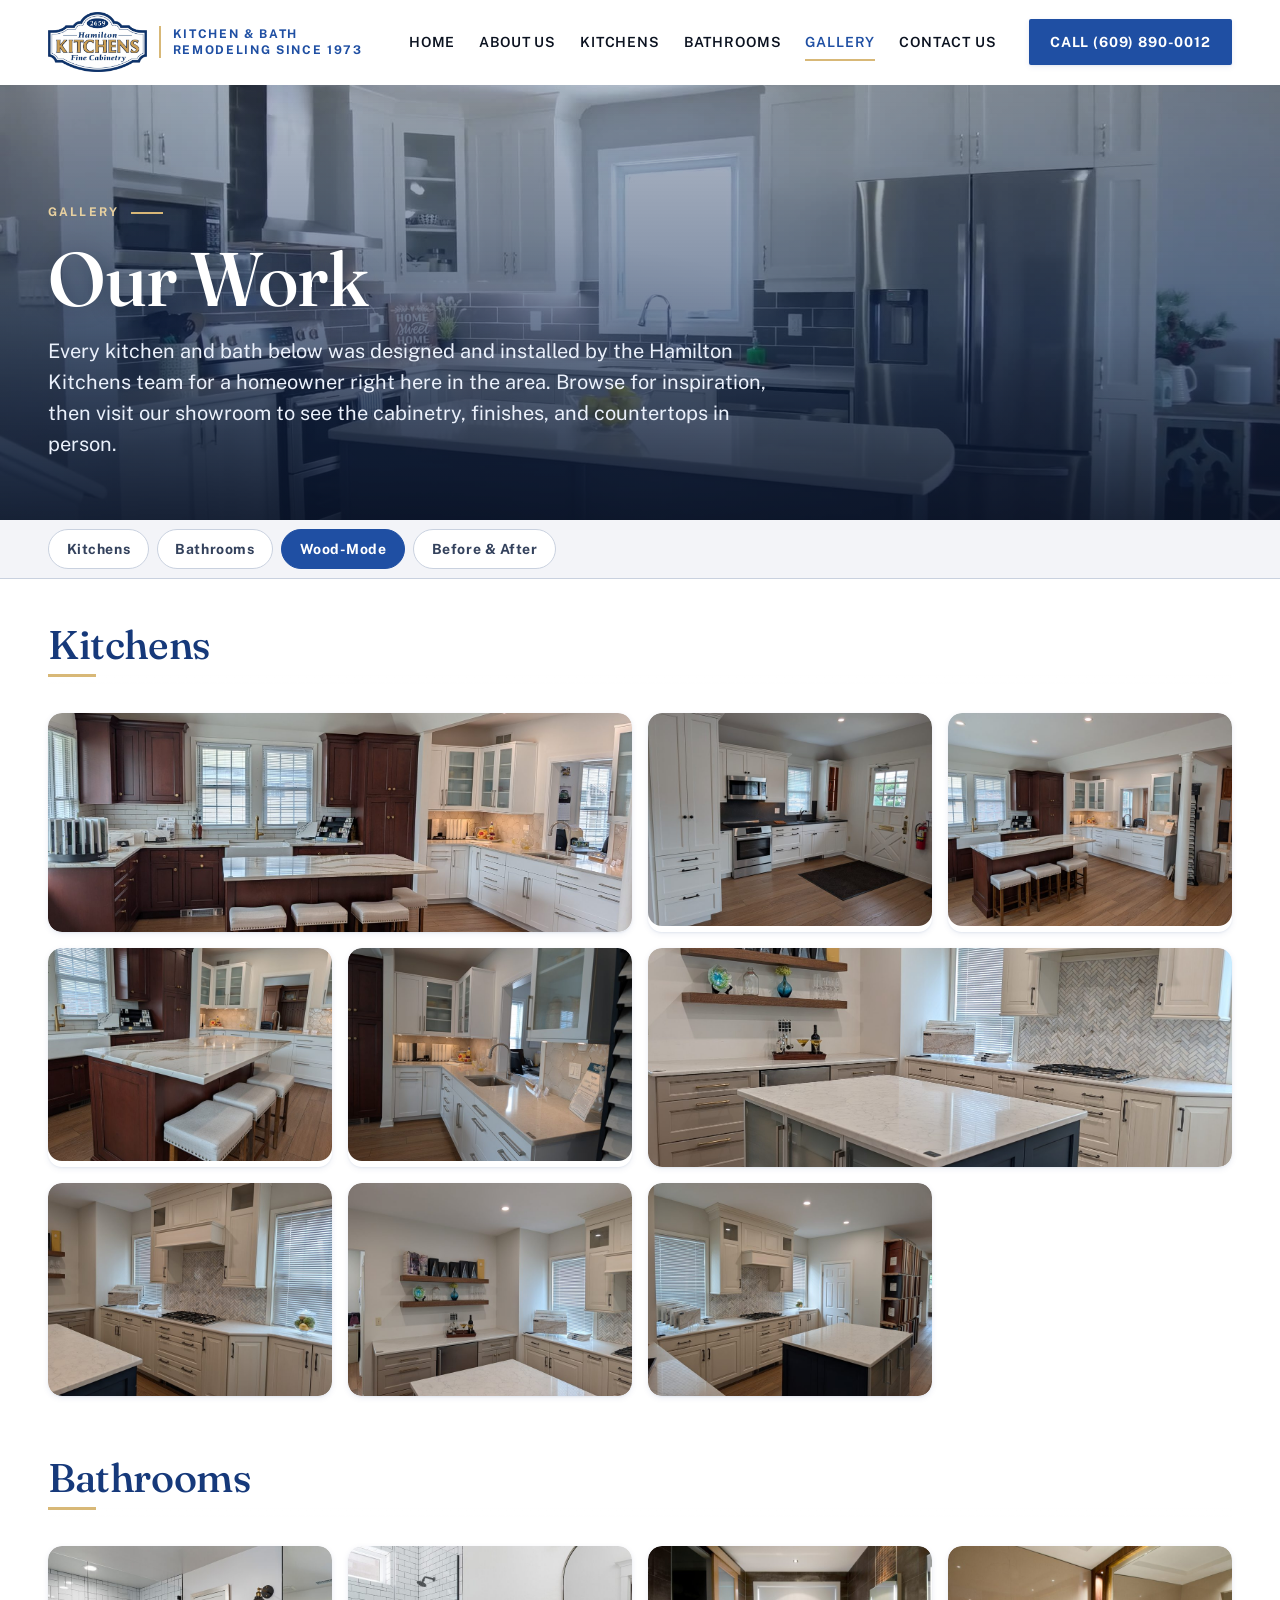
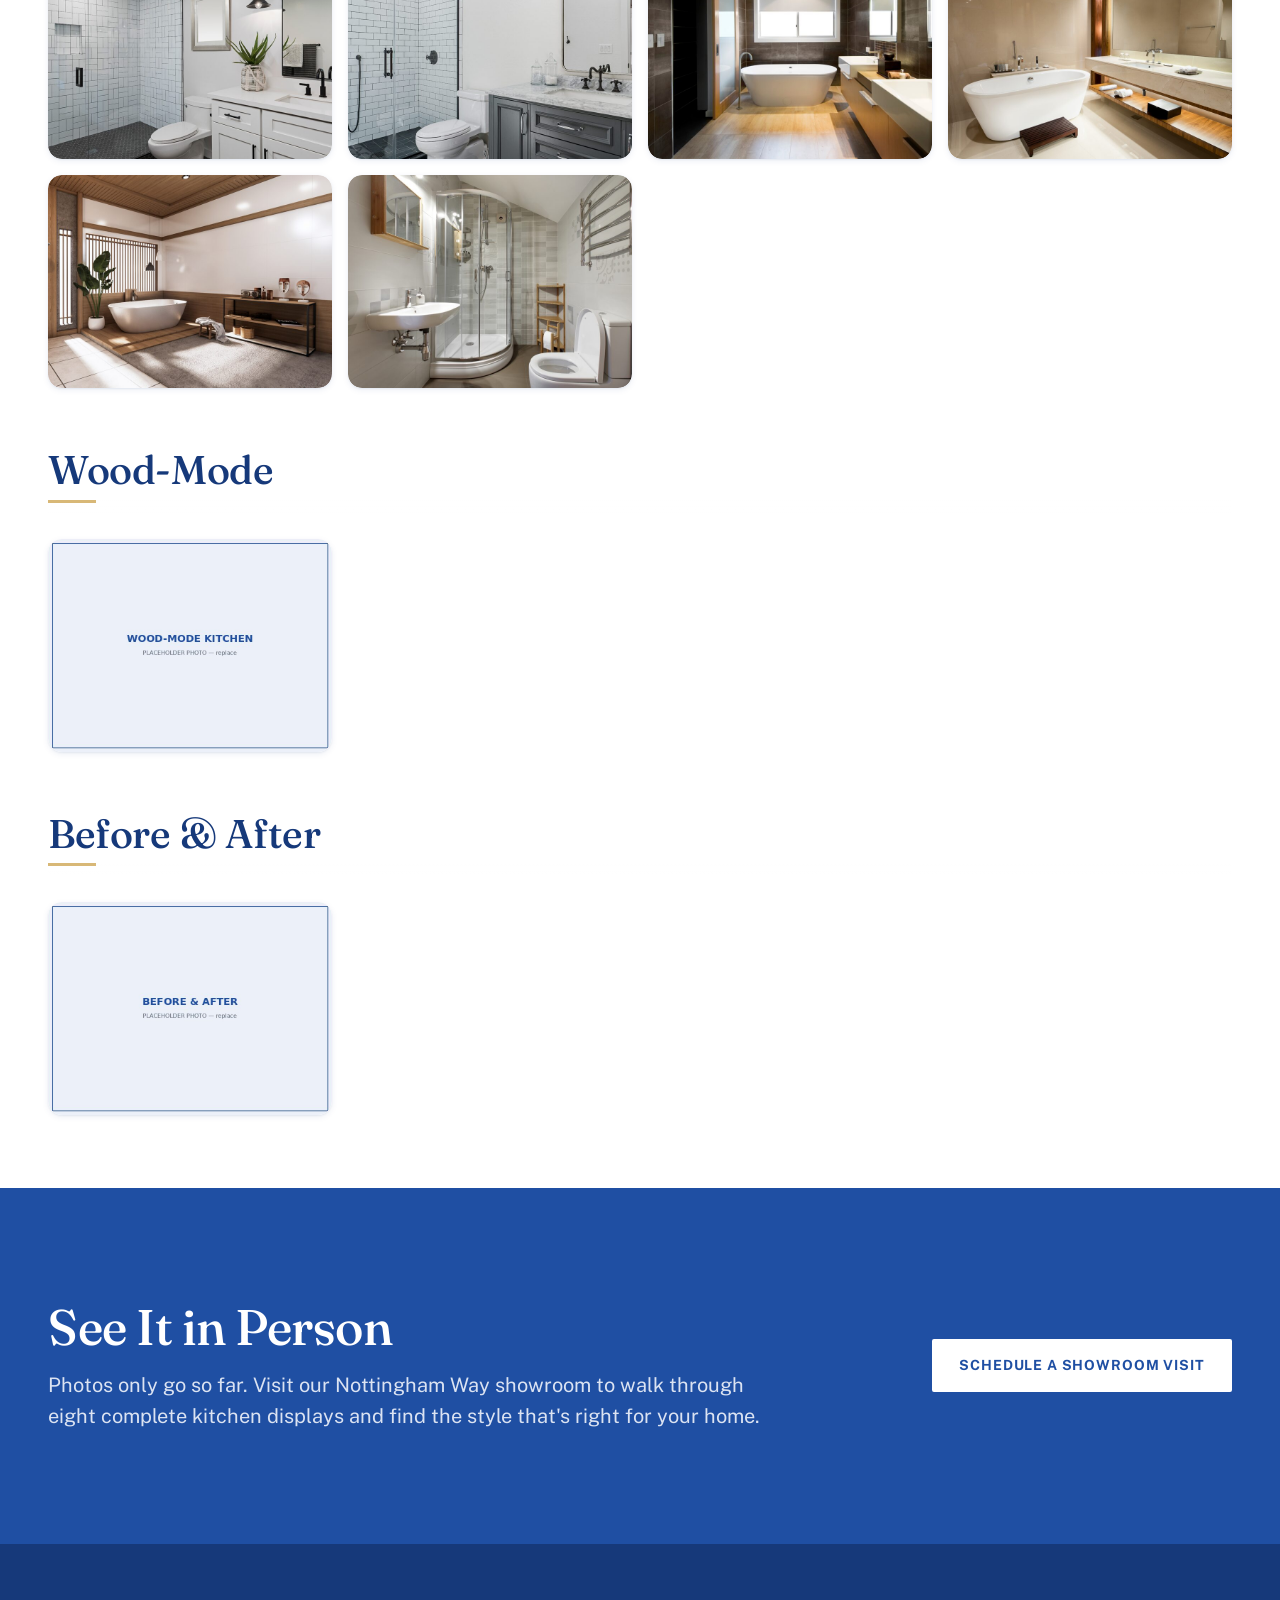
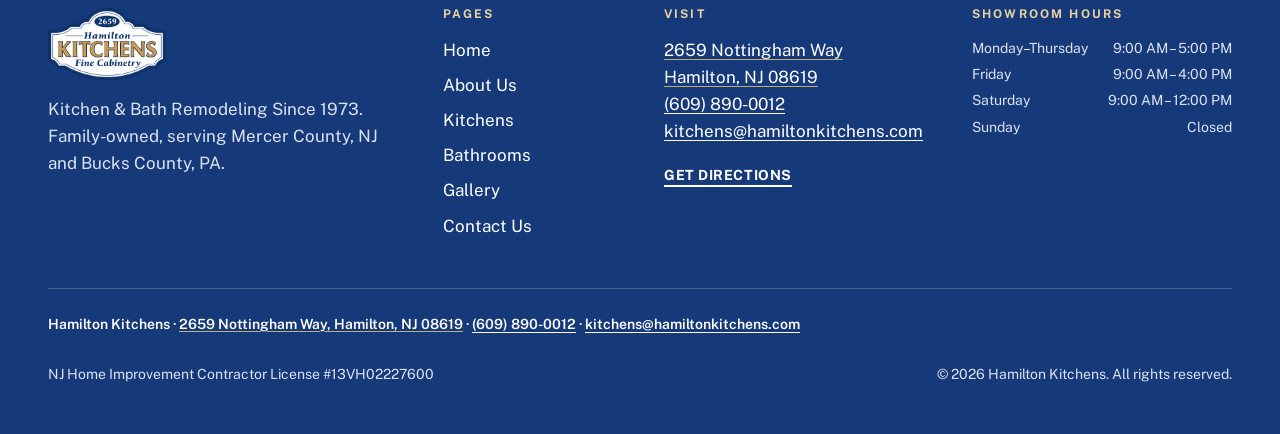
<file: gallery/index.html>
<!DOCTYPE html>
<html lang="en">
<head>
  <meta charset="utf-8">
  <meta name="viewport" content="width=device-width, initial-scale=1">
  <title>Kitchen &amp; Bathroom Remodeling Gallery | Hamilton Kitchens, Hamilton NJ</title>
  <meta name="description" content="Browse photos of kitchens and bathrooms designed and built by Hamilton Kitchens in Hamilton, Princeton, Robbinsville, and across Mercer County, NJ.">
  <link rel="canonical" href="https://hamiltonkitchens.com/gallery/">
  <meta name="theme-color" content="#1f4fa3">

  <!-- Open Graph -->
  <meta property="og:type" content="website">
  <meta property="og:site_name" content="Hamilton Kitchens">
  <meta property="og:title" content="Kitchen &amp; Bathroom Remodeling Gallery | Hamilton Kitchens, Hamilton NJ">
  <meta property="og:description" content="Browse photos of kitchens and bathrooms designed and built by Hamilton Kitchens in Hamilton, Princeton, Robbinsville, and across Mercer County, NJ.">
  <meta property="og:url" content="https://hamiltonkitchens.com/gallery/">
  <meta property="og:image" content="https://hamiltonkitchens.com/images/og-image.jpg">
  <meta property="og:image:width" content="1200">
  <meta property="og:image:height" content="630">
  <meta property="og:locale" content="en_US">
  <meta name="twitter:card" content="summary_large_image">
  <meta name="twitter:title" content="Kitchen &amp; Bathroom Remodeling Gallery | Hamilton Kitchens, Hamilton NJ">
  <meta name="twitter:description" content="Browse photos of kitchens and bathrooms designed and built by Hamilton Kitchens in Hamilton, Princeton, Robbinsville, and across Mercer County, NJ.">
  <meta name="twitter:image" content="https://hamiltonkitchens.com/images/og-image.jpg">

  <link rel="icon" href="../favicon/favicon.ico" sizes="48x48">
  <link rel="icon" href="../favicon/favicon.svg" type="image/svg+xml">
  <link rel="icon" type="image/png" sizes="32x32" href="../favicon/favicon-32.png">
  <link rel="icon" type="image/png" sizes="16x16" href="../favicon/favicon-16.png">
  <link rel="apple-touch-icon" href="../favicon/apple-touch-icon.png">
  <link rel="manifest" href="../site.webmanifest">

  <link rel="preconnect" href="https://fonts.googleapis.com">
  <link rel="preconnect" href="https://fonts.gstatic.com" crossorigin>
  <link rel="stylesheet" href="https://fonts.googleapis.com/css2?family=Fraunces:ital,opsz,wght@0,9..144,400;0,9..144,500;1,9..144,400&family=Public+Sans:wght@400;600;700&display=swap">
  <link rel="stylesheet" href="../css/style.css">

  <!-- Schema A — LocalBusiness (every page) -->
  <script type="application/ld+json">
{
  "@context": "https://schema.org",
  "@type": "HomeAndConstructionBusiness",
  "@id": "https://hamiltonkitchens.com/#business",
  "name": "Hamilton Kitchens",
  "description": "Family-owned kitchen and bathroom remodeling company serving Hamilton, NJ, Mercer County, and Bucks County, PA since 1973. Custom cabinetry, countertops, design, and installation.",
  "url": "https://hamiltonkitchens.com/",
  "telephone": "+1-609-890-0012",
  "email": "kitchens@hamiltonkitchens.com",
  "foundingDate": "1973",
  "image": "https://hamiltonkitchens.com/images/hamilton-kitchens-showroom.jpg",
  "logo": "https://hamiltonkitchens.com/images/hamilton-kitchens-logo.png",
  "priceRange": "$$$",
  "address": {
    "@type": "PostalAddress",
    "streetAddress": "2659 Nottingham Way",
    "addressLocality": "Hamilton",
    "addressRegion": "NJ",
    "postalCode": "08619",
    "addressCountry": "US"
  },
  "geo": {
    "@type": "GeoCoordinates",
    "latitude": 40.2358425,
    "longitude": -74.6896739
  },
  "hasMap": "https://www.google.com/maps/place/?q=place_id:ChIJQ17ENwBZwYkRy59FS0xyLSw",
  "openingHoursSpecification": [
    { "@type": "OpeningHoursSpecification", "dayOfWeek": ["Monday","Tuesday","Wednesday","Thursday"], "opens": "09:00", "closes": "17:00" },
    { "@type": "OpeningHoursSpecification", "dayOfWeek": "Friday", "opens": "09:00", "closes": "16:00" },
    { "@type": "OpeningHoursSpecification", "dayOfWeek": "Saturday", "opens": "09:00", "closes": "12:00" }
  ],
  "areaServed": [
    { "@type": "City", "name": "Hamilton", "containedInPlace": { "@type": "State", "name": "NJ" } },
    { "@type": "City", "name": "Hamilton Square", "containedInPlace": { "@type": "State", "name": "NJ" } },
    { "@type": "City", "name": "Mercerville", "containedInPlace": { "@type": "State", "name": "NJ" } },
    { "@type": "City", "name": "Robbinsville", "containedInPlace": { "@type": "State", "name": "NJ" } },
    { "@type": "City", "name": "Lawrenceville", "containedInPlace": { "@type": "State", "name": "NJ" } },
    { "@type": "City", "name": "Princeton", "containedInPlace": { "@type": "State", "name": "NJ" } },
    { "@type": "City", "name": "Princeton Junction", "containedInPlace": { "@type": "State", "name": "NJ" } },
    { "@type": "City", "name": "Pennington", "containedInPlace": { "@type": "State", "name": "NJ" } },
    { "@type": "City", "name": "Hopewell", "containedInPlace": { "@type": "State", "name": "NJ" } },
    { "@type": "City", "name": "Hightstown", "containedInPlace": { "@type": "State", "name": "NJ" } },
    { "@type": "City", "name": "Cranbury", "containedInPlace": { "@type": "State", "name": "NJ" } },
    { "@type": "City", "name": "Crosswicks", "containedInPlace": { "@type": "State", "name": "NJ" } },
    { "@type": "City", "name": "Bordentown", "containedInPlace": { "@type": "State", "name": "NJ" } },
    { "@type": "City", "name": "Ewing", "containedInPlace": { "@type": "State", "name": "NJ" } },
    { "@type": "City", "name": "Yardley", "containedInPlace": { "@type": "State", "name": "PA" } },
    { "@type": "City", "name": "Newtown", "containedInPlace": { "@type": "State", "name": "PA" } },
    { "@type": "City", "name": "New Hope", "containedInPlace": { "@type": "State", "name": "PA" } },
    { "@type": "City", "name": "Morrisville", "containedInPlace": { "@type": "State", "name": "PA" } },
    { "@type": "City", "name": "Langhorne", "containedInPlace": { "@type": "State", "name": "PA" } }
  ],
  "hasOfferCatalog": {
    "@type": "OfferCatalog",
    "name": "Remodeling Services",
    "itemListElement": [
      { "@type": "Offer", "itemOffered": { "@type": "Service", "name": "Kitchen Remodeling", "url": "https://hamiltonkitchens.com/kitchen-remodeling/" } },
      { "@type": "Offer", "itemOffered": { "@type": "Service", "name": "Bathroom Remodeling", "url": "https://hamiltonkitchens.com/bathroom-remodeling/" } },
      { "@type": "Offer", "itemOffered": { "@type": "Service", "name": "Custom Cabinetry" } },
      { "@type": "Offer", "itemOffered": { "@type": "Service", "name": "Countertop Installation" } }
    ]
  },
  "sameAs": [
    "https://www.houzz.com/professionals/kitchen-and-bath-remodelers/a-hamilton-kitchens-pfvwus-pf~1353116863",
    "https://www.bbb.org/us/nj/hamilton-sq/profile/bathroom-design/hamilton-kitchens-llc-0221-10000423"
  ]
}
  </script>
  <!-- Schema C — Breadcrumb -->
  <script type="application/ld+json">
{
  "@context": "https://schema.org",
  "@type": "BreadcrumbList",
  "itemListElement": [
    { "@type": "ListItem", "position": 1, "name": "Home", "item": "https://hamiltonkitchens.com/" },
    { "@type": "ListItem", "position": 2, "name": "Gallery", "item": "https://hamiltonkitchens.com/gallery/" }
  ]
}
  </script>
  <!-- Schema G — ImageGallery -->
  <script type="application/ld+json">
{
  "@context": "https://schema.org",
  "@type": "ImageGallery",
  "url": "https://hamiltonkitchens.com/gallery/",
  "name": "Kitchen and Bathroom Remodeling Gallery",
  "description": "Photos of kitchens and bathrooms designed and installed by Hamilton Kitchens across Mercer County, NJ and Bucks County, PA.",
  "publisher": { "@id": "https://hamiltonkitchens.com/#business" }
}
  </script>
</head>
<body>
  <a class="skip-link" href="#main">Skip to content</a>

  <header class="site-header">
    <div class="container header__inner">
      <a class="brand" href="../index.html" aria-label="Hamilton Kitchens home">
        <!-- LOGO: replace images/hamilton-kitchens-logo.png (keep filename) -->
        <img src="../images/hamilton-kitchens-logo.png" width="1332" height="811" alt="Hamilton Kitchens — Kitchen &amp; Bath Remodeling Since 1973" fetchpriority="high">
        <span class="brand__tagline">Kitchen &amp; Bath Remodeling Since 1973</span>
      </a>
      <button class="nav-toggle" type="button" aria-expanded="false" aria-controls="site-nav">
        <span class="nav-toggle__text">Menu</span>
        <span class="nav-toggle__bars" aria-hidden="true"><span></span><span></span><span></span></span>
      </button>
      <nav class="nav" id="site-nav" aria-label="Main">
        <ul class="nav__list">
          <li><a class="nav__link" href="../index.html">Home</a></li>
          <li><a class="nav__link" href="../about/">About Us</a></li>
          <li><a class="nav__link" href="../kitchen-remodeling/">Kitchens</a></li>
          <li><a class="nav__link" href="../bathroom-remodeling/">Bathrooms</a></li>
          <li><a class="nav__link" href="../gallery/" aria-current="page">Gallery</a></li>
          <li><a class="nav__link" href="../contact/">Contact Us</a></li>
        </ul>
        <a class="btn btn--primary nav__cta" href="tel:+16098900012">Call (609) 890-0012</a>
      </nav>
    </div>
  </header>

  <main id="main">
    <header class="page-head page-head--video">
      <div class="page-head__media" aria-hidden="true">
        <video autoplay muted loop playsinline preload="none" poster="../videos/gallery-hero-poster.jpg">
          <source src="../videos/gallery-hero.mp4" type="video/mp4">
        </video>
      </div>
      <div class="page-head__scrim" aria-hidden="true"></div>
      <div class="container">
        <p class="eyebrow eyebrow--start">Gallery</p>
        <h1>Our Work</h1>
        <p class="lede">Every kitchen and bath below was designed and installed by the Hamilton Kitchens team for a homeowner right here in the area. Browse for inspiration, then visit our showroom to see the cabinetry, finishes, and countertops in person.</p>
      </div>
    </header>

    <section class="section section--tight gallery-section" aria-labelledby="gallery-title">
      <h2 id="gallery-title" class="visually-hidden">Photo gallery</h2>
      <!-- Sticky category bar — links anchor to each group below -->
      <nav class="gallery-nav" aria-label="Jump to a category">
        <div class="container gallery-nav__inner" data-gallery-nav></div>
      </nav>
      <div class="container">
        <!-- Grouped photos are rendered from js/gallery-data.js -->
        <div class="gallery-groups" data-gallery data-image-base="../images/"></div>
      </div>
    </section>

    <section class="section section--navy">
      <div class="container cta-band reveal">
        <div><h2>See It in Person</h2><p class="lede" style="margin-top:1rem">Photos only go so far. Visit our Nottingham Way showroom to walk through eight complete kitchen displays and find the style that's right for your home.</p></div>
        <div class="btn-row"><a class="btn btn--white" href="../contact/#consultation">Schedule a Showroom Visit</a></div>
      </div>
    </section>
  </main>

  <div class="lightbox" id="lightbox" role="dialog" aria-modal="true" aria-label="Image viewer" aria-hidden="true">
    <div class="lightbox__inner">
      <div class="lightbox__bar">
        <span class="lightbox__count" data-lightbox-count></span>
        <button class="lightbox__btn" type="button" data-lightbox-close aria-label="Close image viewer"><svg viewBox="0 0 24 24" fill="none" stroke="currentColor" stroke-width="2.5" stroke-linecap="round" aria-hidden="true"><path d="M6 6l12 12M18 6L6 18"/></svg></button>
      </div>
      <div class="lightbox__stage">
        <img data-lightbox-image alt="">
        <button class="lightbox__btn lightbox__nav lightbox__nav--prev" type="button" data-lightbox-prev aria-label="Previous image"><svg viewBox="0 0 24 24" fill="none" stroke="currentColor" stroke-width="2.5" stroke-linecap="round" stroke-linejoin="round" aria-hidden="true"><path d="M15 6l-6 6 6 6"/></svg></button>
        <button class="lightbox__btn lightbox__nav lightbox__nav--next" type="button" data-lightbox-next aria-label="Next image"><svg viewBox="0 0 24 24" fill="none" stroke="currentColor" stroke-width="2.5" stroke-linecap="round" stroke-linejoin="round" aria-hidden="true"><path d="M9 6l6 6-6 6"/></svg></button>
      </div>
      <p class="lightbox__caption" data-lightbox-caption></p>
    </div>
  </div>
  <script src="../js/gallery-data.js"></script>

  <footer class="site-footer">
    <div class="container">
      <div class="footer__grid">
        <div class="footer__brand">
          <img src="../images/hamilton-kitchens-logo.png" width="1332" height="811" alt="Hamilton Kitchens — Kitchen &amp; Bath Remodeling Since 1973" loading="lazy" decoding="async">
          <p>Kitchen &amp; Bath Remodeling Since 1973. Family-owned, serving Mercer County, NJ and Bucks County, PA.</p>
        </div>
        <div>
          <h2 class="footer__heading">Pages</h2>
          <ul class="footer__list">
            <li><a href="../index.html">Home</a></li>
            <li><a href="../about/">About Us</a></li>
            <li><a href="../kitchen-remodeling/">Kitchens</a></li>
            <li><a href="../bathroom-remodeling/">Bathrooms</a></li>
            <li><a href="../gallery/">Gallery</a></li>
            <li><a href="../contact/">Contact Us</a></li>
          </ul>
        </div>
        <div>
          <h2 class="footer__heading">Visit</h2>
          <address><a class="addr-link" href="https://maps.app.goo.gl/FntQvo2jdPrngwK1A" target="_blank" rel="noopener">2659 Nottingham Way<br>Hamilton, NJ 08619</a><br><a href="tel:+16098900012">(609) 890-0012</a><br><a href="mailto:kitchens@hamiltonkitchens.com">kitchens@hamiltonkitchens.com</a></address>
          <p style="margin-top:1rem"><a class="text-link" href="https://www.google.com/maps/dir/?api=1&destination=2659+Nottingham+Way,+Hamilton,+NJ+08619" target="_blank" rel="noopener">Get directions</a></p>
        </div>
        <div>
          <h2 class="footer__heading">Showroom hours</h2>
          <ul class="footer__hours"><li><span>Monday–Thursday</span><span>9:00 AM – 5:00 PM</span></li><li><span>Friday</span><span>9:00 AM – 4:00 PM</span></li><li><span>Saturday</span><span>9:00 AM – 12:00 PM</span></li><li><span>Sunday</span><span>Closed</span></li></ul>
        </div>
      </div>
      <div class="footer__bottom">
        <p class="footer__nap">Hamilton Kitchens · <a class="addr-link" href="https://maps.app.goo.gl/FntQvo2jdPrngwK1A" target="_blank" rel="noopener">2659 Nottingham Way, Hamilton, NJ 08619</a> · <a href="tel:+16098900012">(609) 890-0012</a> · <a href="mailto:kitchens@hamiltonkitchens.com">kitchens@hamiltonkitchens.com</a></p>
        <p>NJ Home Improvement Contractor License #13VH02227600</p>
        <p>&copy; <span data-year>2026</span> Hamilton Kitchens. All rights reserved.</p>
      </div>
    </div>
  </footer>

  <div class="action-bar" aria-label="Quick actions">
    <a href="tel:+16098900012"><svg viewBox="0 0 24 24" fill="none" stroke="currentColor" stroke-width="2" stroke-linecap="round" stroke-linejoin="round" aria-hidden="true"><path d="M22 16.9v3a2 2 0 0 1-2.2 2 19.8 19.8 0 0 1-8.6-3.1 19.5 19.5 0 0 1-6-6A19.8 19.8 0 0 1 2.1 4.2 2 2 0 0 1 4.1 2h3a2 2 0 0 1 2 1.7c.1 1 .4 1.9.7 2.8a2 2 0 0 1-.5 2.1L8.1 9.9a16 16 0 0 0 6 6l1.3-1.3a2 2 0 0 1 2.1-.4c.9.3 1.8.6 2.8.7a2 2 0 0 1 1.7 2z"/></svg> Call</a>
    <a href="https://www.google.com/maps/dir/?api=1&destination=2659+Nottingham+Way,+Hamilton,+NJ+08619" target="_blank" rel="noopener"><svg viewBox="0 0 24 24" fill="none" stroke="currentColor" stroke-width="2" stroke-linecap="round" stroke-linejoin="round" aria-hidden="true"><path d="M21 10c0 7-9 13-9 13s-9-6-9-13a9 9 0 0 1 18 0z"/><circle cx="12" cy="10" r="3"/></svg> Directions</a>
  </div>

  <script src="../js/main.js" defer></script>
  <script>document.querySelectorAll('[data-year]').forEach(function(e){e.textContent=new Date().getFullYear()})</script>
</body>
</html>
</file>
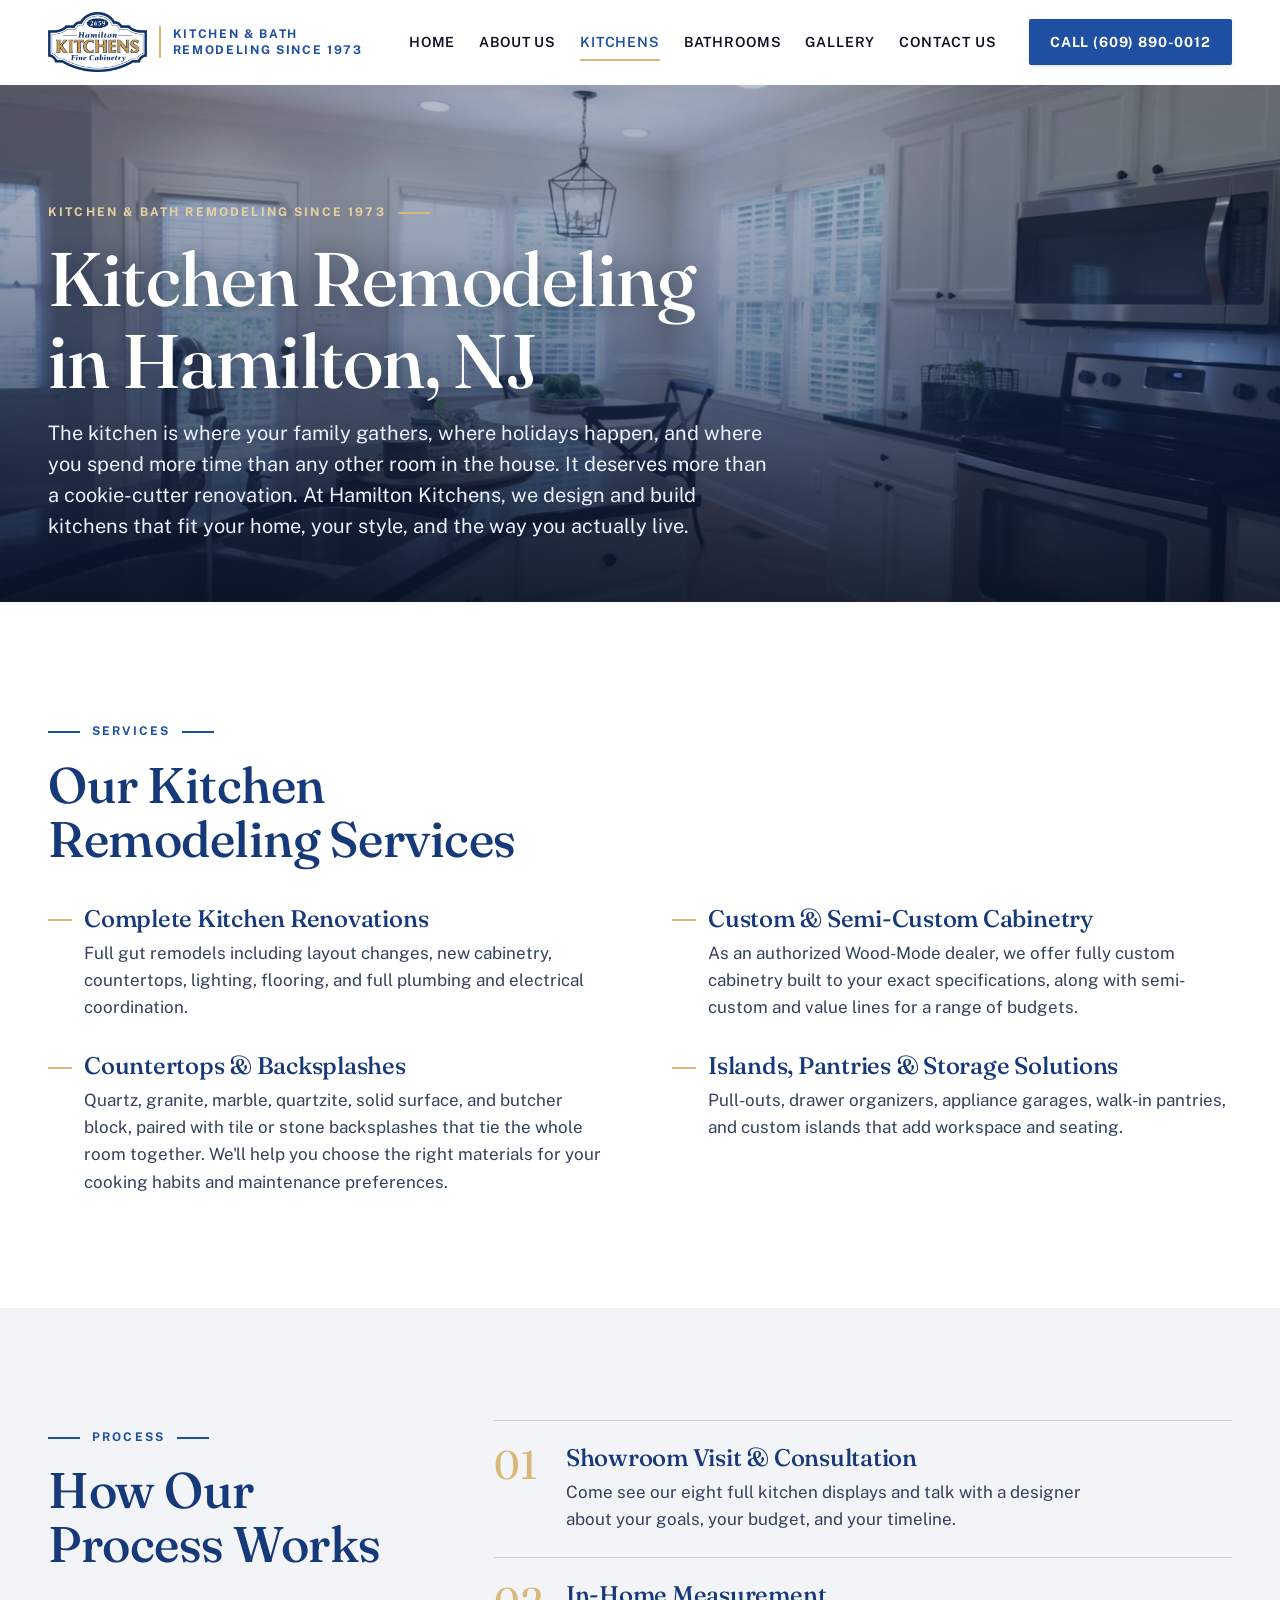
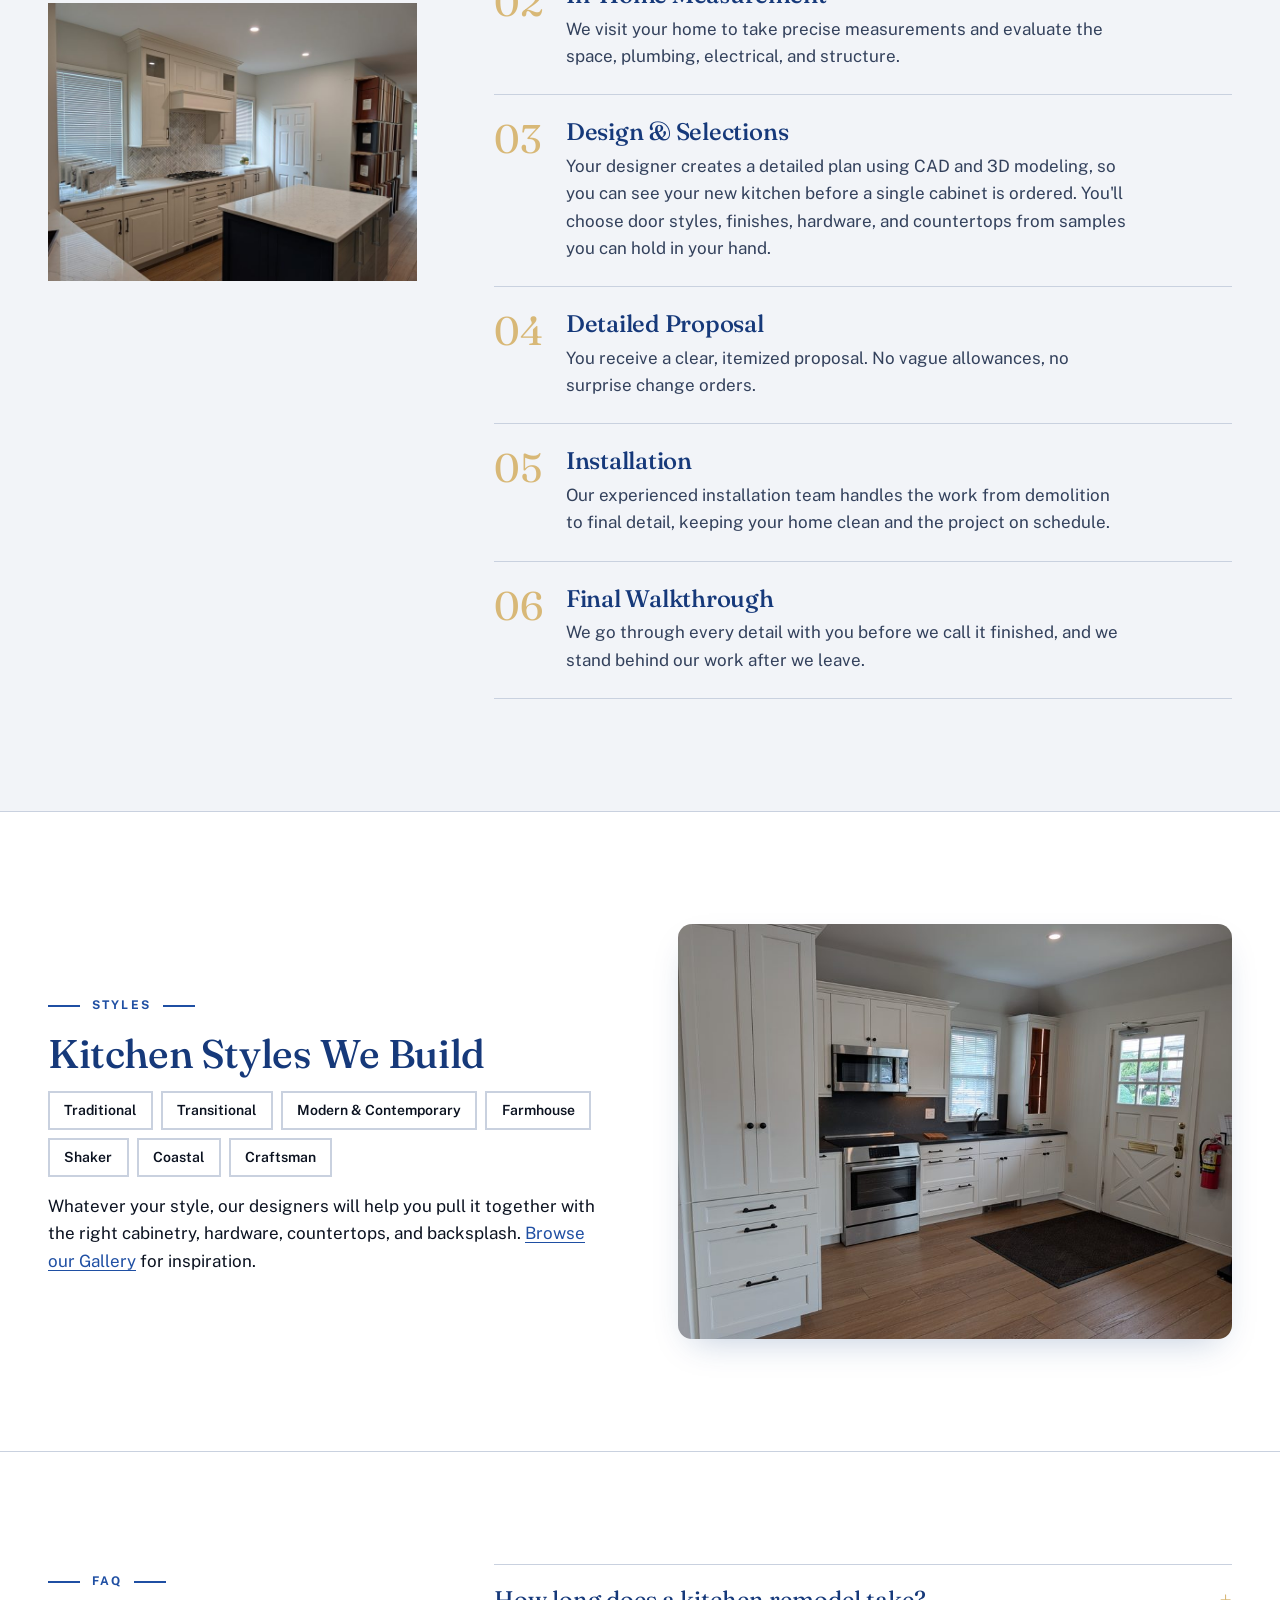
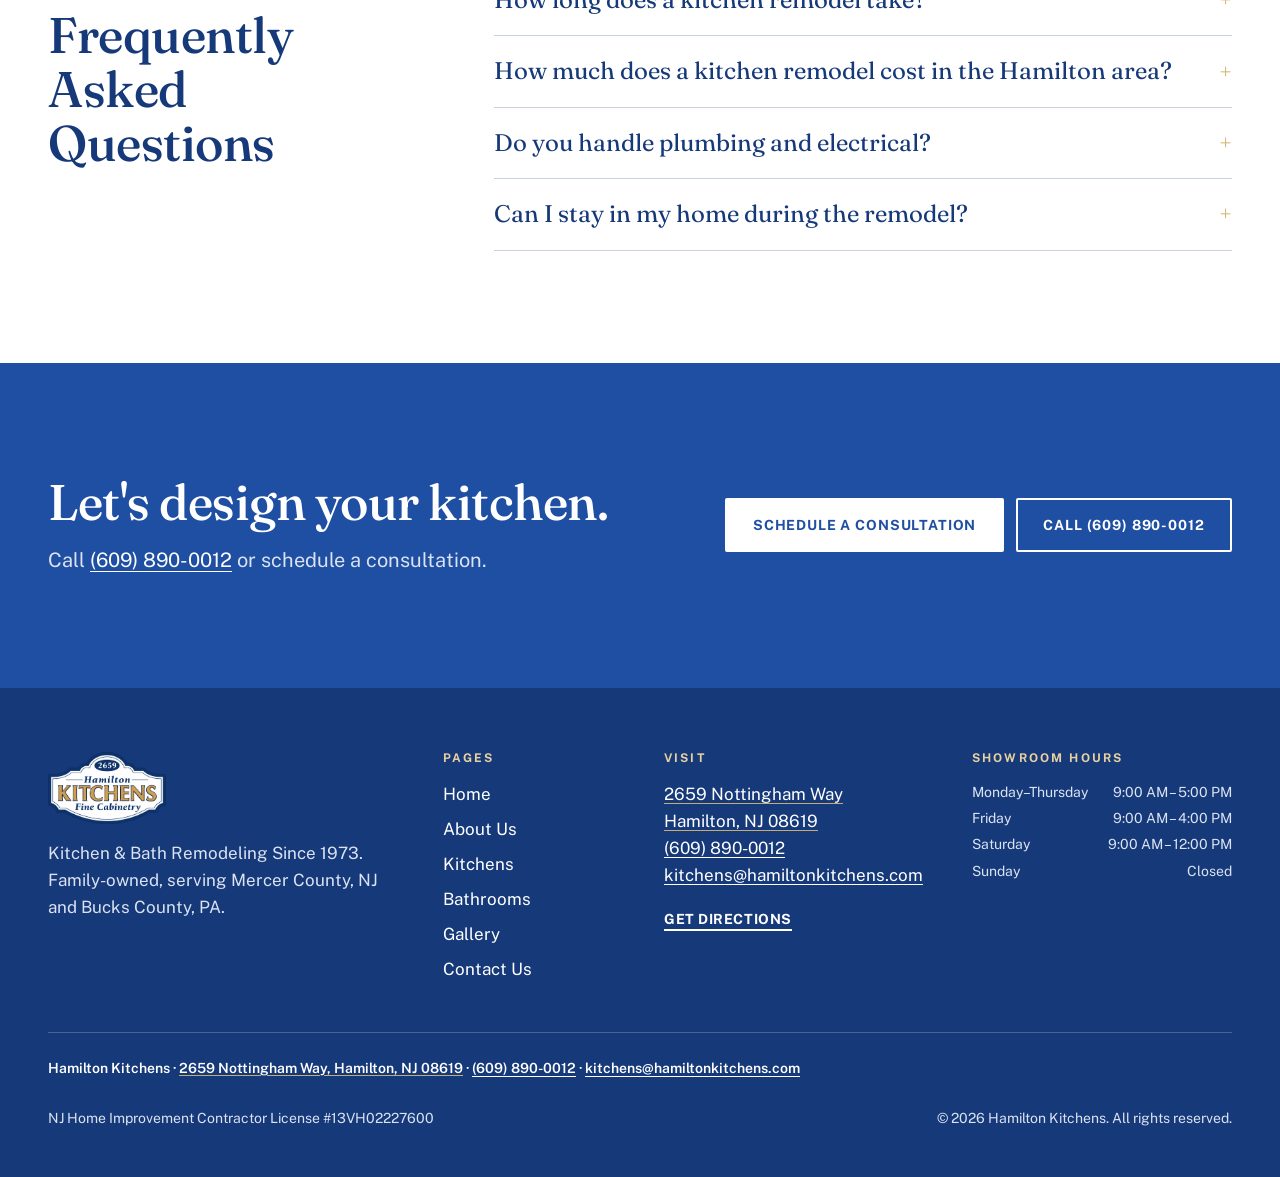
<file: kitchen-remodeling/index.html>
<!DOCTYPE html>
<html lang="en">
<head>
  <meta charset="utf-8">
  <meta name="viewport" content="width=device-width, initial-scale=1">
  <title>Kitchen Remodeling in Hamilton, NJ | Custom Cabinetry &amp; Design | Hamilton Kitchens</title>
  <meta name="description" content="Full-service kitchen remodeling in Hamilton, NJ and Mercer County. Custom design, Wood-Mode cabinetry, countertops, and professional installation since 1973.">
  <link rel="canonical" href="https://hamiltonkitchens.com/kitchen-remodeling/">
  <meta name="theme-color" content="#1f4fa3">

  <!-- Open Graph -->
  <meta property="og:type" content="website">
  <meta property="og:site_name" content="Hamilton Kitchens">
  <meta property="og:title" content="Kitchen Remodeling in Hamilton, NJ | Custom Cabinetry &amp; Design | Hamilton Kitchens">
  <meta property="og:description" content="Full-service kitchen remodeling in Hamilton, NJ and Mercer County. Custom design, Wood-Mode cabinetry, countertops, and professional installation since 1973.">
  <meta property="og:url" content="https://hamiltonkitchens.com/kitchen-remodeling/">
  <meta property="og:image" content="https://hamiltonkitchens.com/images/og-image.jpg">
  <meta property="og:image:width" content="1200">
  <meta property="og:image:height" content="630">
  <meta property="og:locale" content="en_US">
  <meta name="twitter:card" content="summary_large_image">
  <meta name="twitter:title" content="Kitchen Remodeling in Hamilton, NJ | Custom Cabinetry &amp; Design | Hamilton Kitchens">
  <meta name="twitter:description" content="Full-service kitchen remodeling in Hamilton, NJ and Mercer County. Custom design, Wood-Mode cabinetry, countertops, and professional installation since 1973.">
  <meta name="twitter:image" content="https://hamiltonkitchens.com/images/og-image.jpg">

  <link rel="icon" href="../favicon/favicon.ico" sizes="48x48">
  <link rel="icon" href="../favicon/favicon.svg" type="image/svg+xml">
  <link rel="icon" type="image/png" sizes="32x32" href="../favicon/favicon-32.png">
  <link rel="icon" type="image/png" sizes="16x16" href="../favicon/favicon-16.png">
  <link rel="apple-touch-icon" href="../favicon/apple-touch-icon.png">
  <link rel="manifest" href="../site.webmanifest">

  <link rel="preconnect" href="https://fonts.googleapis.com">
  <link rel="preconnect" href="https://fonts.gstatic.com" crossorigin>
  <link rel="stylesheet" href="https://fonts.googleapis.com/css2?family=Fraunces:ital,opsz,wght@0,9..144,400;0,9..144,500;1,9..144,400&family=Public+Sans:wght@400;600;700&display=swap">
  <link rel="stylesheet" href="../css/style.css">

  <!-- Schema A — LocalBusiness (every page) -->
  <script type="application/ld+json">
{
  "@context": "https://schema.org",
  "@type": "HomeAndConstructionBusiness",
  "@id": "https://hamiltonkitchens.com/#business",
  "name": "Hamilton Kitchens",
  "description": "Family-owned kitchen and bathroom remodeling company serving Hamilton, NJ, Mercer County, and Bucks County, PA since 1973. Custom cabinetry, countertops, design, and installation.",
  "url": "https://hamiltonkitchens.com/",
  "telephone": "+1-609-890-0012",
  "email": "kitchens@hamiltonkitchens.com",
  "foundingDate": "1973",
  "image": "https://hamiltonkitchens.com/images/hamilton-kitchens-showroom.jpg",
  "logo": "https://hamiltonkitchens.com/images/hamilton-kitchens-logo.png",
  "priceRange": "$$$",
  "address": {
    "@type": "PostalAddress",
    "streetAddress": "2659 Nottingham Way",
    "addressLocality": "Hamilton",
    "addressRegion": "NJ",
    "postalCode": "08619",
    "addressCountry": "US"
  },
  "geo": {
    "@type": "GeoCoordinates",
    "latitude": 40.2358425,
    "longitude": -74.6896739
  },
  "hasMap": "https://www.google.com/maps/place/?q=place_id:ChIJQ17ENwBZwYkRy59FS0xyLSw",
  "openingHoursSpecification": [
    { "@type": "OpeningHoursSpecification", "dayOfWeek": ["Monday","Tuesday","Wednesday","Thursday"], "opens": "09:00", "closes": "17:00" },
    { "@type": "OpeningHoursSpecification", "dayOfWeek": "Friday", "opens": "09:00", "closes": "16:00" },
    { "@type": "OpeningHoursSpecification", "dayOfWeek": "Saturday", "opens": "09:00", "closes": "12:00" }
  ],
  "areaServed": [
    { "@type": "City", "name": "Hamilton", "containedInPlace": { "@type": "State", "name": "NJ" } },
    { "@type": "City", "name": "Hamilton Square", "containedInPlace": { "@type": "State", "name": "NJ" } },
    { "@type": "City", "name": "Mercerville", "containedInPlace": { "@type": "State", "name": "NJ" } },
    { "@type": "City", "name": "Robbinsville", "containedInPlace": { "@type": "State", "name": "NJ" } },
    { "@type": "City", "name": "Lawrenceville", "containedInPlace": { "@type": "State", "name": "NJ" } },
    { "@type": "City", "name": "Princeton", "containedInPlace": { "@type": "State", "name": "NJ" } },
    { "@type": "City", "name": "Princeton Junction", "containedInPlace": { "@type": "State", "name": "NJ" } },
    { "@type": "City", "name": "Pennington", "containedInPlace": { "@type": "State", "name": "NJ" } },
    { "@type": "City", "name": "Hopewell", "containedInPlace": { "@type": "State", "name": "NJ" } },
    { "@type": "City", "name": "Hightstown", "containedInPlace": { "@type": "State", "name": "NJ" } },
    { "@type": "City", "name": "Cranbury", "containedInPlace": { "@type": "State", "name": "NJ" } },
    { "@type": "City", "name": "Crosswicks", "containedInPlace": { "@type": "State", "name": "NJ" } },
    { "@type": "City", "name": "Bordentown", "containedInPlace": { "@type": "State", "name": "NJ" } },
    { "@type": "City", "name": "Ewing", "containedInPlace": { "@type": "State", "name": "NJ" } },
    { "@type": "City", "name": "Yardley", "containedInPlace": { "@type": "State", "name": "PA" } },
    { "@type": "City", "name": "Newtown", "containedInPlace": { "@type": "State", "name": "PA" } },
    { "@type": "City", "name": "New Hope", "containedInPlace": { "@type": "State", "name": "PA" } },
    { "@type": "City", "name": "Morrisville", "containedInPlace": { "@type": "State", "name": "PA" } },
    { "@type": "City", "name": "Langhorne", "containedInPlace": { "@type": "State", "name": "PA" } }
  ],
  "hasOfferCatalog": {
    "@type": "OfferCatalog",
    "name": "Remodeling Services",
    "itemListElement": [
      { "@type": "Offer", "itemOffered": { "@type": "Service", "name": "Kitchen Remodeling", "url": "https://hamiltonkitchens.com/kitchen-remodeling/" } },
      { "@type": "Offer", "itemOffered": { "@type": "Service", "name": "Bathroom Remodeling", "url": "https://hamiltonkitchens.com/bathroom-remodeling/" } },
      { "@type": "Offer", "itemOffered": { "@type": "Service", "name": "Custom Cabinetry" } },
      { "@type": "Offer", "itemOffered": { "@type": "Service", "name": "Countertop Installation" } }
    ]
  },
  "sameAs": [
    "https://www.houzz.com/professionals/kitchen-and-bath-remodelers/a-hamilton-kitchens-pfvwus-pf~1353116863",
    "https://www.bbb.org/us/nj/hamilton-sq/profile/bathroom-design/hamilton-kitchens-llc-0221-10000423"
  ]
}
  </script>
  <!-- Schema C — Breadcrumb -->
  <script type="application/ld+json">
{
  "@context": "https://schema.org",
  "@type": "BreadcrumbList",
  "itemListElement": [
    { "@type": "ListItem", "position": 1, "name": "Home", "item": "https://hamiltonkitchens.com/" },
    { "@type": "ListItem", "position": 2, "name": "Kitchen Remodeling", "item": "https://hamiltonkitchens.com/kitchen-remodeling/" }
  ]
}
  </script>
  <!-- Schema D — Service + FAQPage -->
  <script type="application/ld+json">
{
  "@context": "https://schema.org",
  "@graph": [
    {
      "@type": "Service",
      "@id": "https://hamiltonkitchens.com/kitchen-remodeling/#service",
      "name": "Kitchen Remodeling",
      "serviceType": "Kitchen Remodeling",
      "description": "Full-service kitchen remodeling in Hamilton, NJ including design, custom and semi-custom cabinetry, countertops, backsplashes, and professional installation.",
      "url": "https://hamiltonkitchens.com/kitchen-remodeling/",
      "provider": { "@id": "https://hamiltonkitchens.com/#business" },
      "areaServed": { "@type": "AdministrativeArea", "name": "Mercer County, NJ and Bucks County, PA" }
    },
    {
      "@type": "FAQPage",
      "mainEntity": [
        {
          "@type": "Question",
          "name": "How long does a kitchen remodel take?",
          "acceptedAnswer": { "@type": "Answer", "text": "Once your design is finalized and installation begins, most kitchens are finished in four to six weeks. Custom cabinetry has its own lead time after design approval, so we build that into your overall schedule up front and give you realistic dates before any work starts." }
        },
        {
          "@type": "Question",
          "name": "How much does a kitchen remodel cost in the Hamilton area?",
          "acceptedAnswer": { "@type": "Answer", "text": "Every project is different. Costs vary with the size of your kitchen, the materials you choose, and the scope of the work. We provide an itemized proposal after your consultation so you know exactly where your investment is going." }
        },
        {
          "@type": "Question",
          "name": "Do you handle plumbing and electrical?",
          "acceptedAnswer": { "@type": "Answer", "text": "[Yes, we coordinate licensed plumbers and electricians as part of your project.]" }
        },
        {
          "@type": "Question",
          "name": "Can I stay in my home during the remodel?",
          "acceptedAnswer": { "@type": "Answer", "text": "Yes. Most homeowners do. We help you set up a temporary kitchen and keep the work area contained." }
        }
      ]
    }
  ]
}
  </script>
</head>
<body>
  <a class="skip-link" href="#main">Skip to content</a>

  <header class="site-header">
    <div class="container header__inner">
      <a class="brand" href="../index.html" aria-label="Hamilton Kitchens home">
        <!-- LOGO: replace images/hamilton-kitchens-logo.png (keep filename) -->
        <img src="../images/hamilton-kitchens-logo.png" width="1332" height="811" alt="Hamilton Kitchens — Kitchen &amp; Bath Remodeling Since 1973" fetchpriority="high">
        <span class="brand__tagline">Kitchen &amp; Bath Remodeling Since 1973</span>
      </a>
      <button class="nav-toggle" type="button" aria-expanded="false" aria-controls="site-nav">
        <span class="nav-toggle__text">Menu</span>
        <span class="nav-toggle__bars" aria-hidden="true"><span></span><span></span><span></span></span>
      </button>
      <nav class="nav" id="site-nav" aria-label="Main">
        <ul class="nav__list">
          <li><a class="nav__link" href="../index.html">Home</a></li>
          <li><a class="nav__link" href="../about/">About Us</a></li>
          <li><a class="nav__link" href="../kitchen-remodeling/" aria-current="page">Kitchens</a></li>
          <li><a class="nav__link" href="../bathroom-remodeling/">Bathrooms</a></li>
          <li><a class="nav__link" href="../gallery/">Gallery</a></li>
          <li><a class="nav__link" href="../contact/">Contact Us</a></li>
        </ul>
        <a class="btn btn--primary nav__cta" href="tel:+16098900012">Call (609) 890-0012</a>
      </nav>
    </div>
  </header>

  <main id="main">
    <header class="page-head page-head--video">
      <div class="page-head__media" aria-hidden="true">
        <video autoplay muted loop playsinline preload="none" poster="../videos/kitchen-hero-poster.jpg">
          <source src="../videos/kitchen-hero.mp4" type="video/mp4">
        </video>
      </div>
      <div class="page-head__scrim" aria-hidden="true"></div>
      <div class="container">
        <p class="eyebrow eyebrow--start">Kitchen &amp; Bath Remodeling Since 1973</p>
        <h1>Kitchen Remodeling in Hamilton, NJ</h1>
        <p class="lede">The kitchen is where your family gathers, where holidays happen, and where you spend more time than any other room in the house. It deserves more than a cookie-cutter renovation. At Hamilton Kitchens, we design and build kitchens that fit your home, your style, and the way you actually live.</p>
      </div>
    </header>

    <section class="section" aria-labelledby="ksvc-title">
      <div class="container">
        <div class="reveal" style="max-width:60ch;margin-bottom:2.5rem"><p class="eyebrow">Services</p><h2 id="ksvc-title">Our Kitchen Remodeling Services</h2></div>
        <div class="why reveal reveal--delay-1">
          <div class="why__item"><div><h3>Complete Kitchen Renovations</h3><p>Full gut remodels including layout changes, new cabinetry, countertops, lighting, flooring, and full plumbing and electrical coordination.</p></div></div>
          <div class="why__item"><div><h3>Custom &amp; Semi-Custom Cabinetry</h3><p>As an authorized Wood-Mode dealer, we offer fully custom cabinetry built to your exact specifications, along with semi-custom and value lines for a range of budgets.</p></div></div>
          <div class="why__item"><div><h3>Countertops &amp; Backsplashes</h3><p>Quartz, granite, marble, quartzite, solid surface, and butcher block, paired with tile or stone backsplashes that tie the whole room together. We'll help you choose the right materials for your cooking habits and maintenance preferences.</p></div></div>
          <div class="why__item"><div><h3>Islands, Pantries &amp; Storage Solutions</h3><p>Pull-outs, drawer organizers, appliance garages, walk-in pantries, and custom islands that add workspace and seating.</p></div></div>
        </div>
      </div>
    </section>

    <section class="section section--surface" aria-labelledby="kproc-title">
      <div class="container process">
        <div class="reveal">
          <p class="eyebrow">Process</p>
          <h2 id="kproc-title">How Our Process Works</h2>
          <figure style="margin:2rem 0 0"><img src="../images/showroom/showroom-cream-kitchen-door-samples.jpg" srcset="../images/showroom/showroom-cream-kitchen-door-samples-800.jpg 800w, ../images/showroom/showroom-cream-kitchen-door-samples.jpg 1600w" sizes="(min-width: 1024px) 33vw, 100vw" width="1600" height="1205" alt="Cream kitchen display beside the cabinet door sample wall, Hamilton Kitchens showroom, Hamilton NJ" loading="lazy" decoding="async"></figure>
        </div>
        <ol class="steps reveal reveal--delay-1">
          <li class="step"><div><h3>Showroom Visit &amp; Consultation</h3><p>Come see our eight full kitchen displays and talk with a designer about your goals, your budget, and your timeline.</p></div></li>
          <li class="step"><div><h3>In-Home Measurement</h3><p>We visit your home to take precise measurements and evaluate the space, plumbing, electrical, and structure.</p></div></li>
          <li class="step"><div><h3>Design &amp; Selections</h3><p>Your designer creates a detailed plan using CAD and 3D modeling, so you can see your new kitchen before a single cabinet is ordered. You'll choose door styles, finishes, hardware, and countertops from samples you can hold in your hand.</p></div></li>
          <li class="step"><div><h3>Detailed Proposal</h3><p>You receive a clear, itemized proposal. No vague allowances, no surprise change orders.</p></div></li>
          <li class="step"><div><h3>Installation</h3><p>Our experienced installation team handles the work from demolition to final detail, keeping your home clean and the project on schedule.</p></div></li>
          <li class="step"><div><h3>Final Walkthrough</h3><p>We go through every detail with you before we call it finished, and we stand behind our work after we leave.</p></div></li>
        </ol>
      </div>
    </section>

    <section class="section" aria-labelledby="kstyles-title">
      <div class="container service" style="border:0;padding-block:0">
        <div class="service__body reveal">
          <p class="eyebrow">Styles</p>
          <h2 id="kstyles-title">Kitchen Styles We Build</h2>
          <ul class="styles"><li>Traditional</li><li>Transitional</li><li>Modern &amp; Contemporary</li><li>Farmhouse</li><li>Shaker</li><li>Coastal</li><li>Craftsman</li></ul>
          <p>Whatever your style, our designers will help you pull it together with the right cabinetry, hardware, countertops, and backsplash. <a href="../gallery/">Browse our Gallery</a> for inspiration.</p>
        </div>
        <figure class="service__figure reveal reveal--delay-1"><img src="../images/showroom/showroom-white-shaker-display.jpg" srcset="../images/showroom/showroom-white-shaker-display-800.jpg 800w, ../images/showroom/showroom-white-shaker-display.jpg 1600w" sizes="(min-width: 900px) 50vw, 100vw" width="1600" height="1205" alt="White Shaker kitchen display with dark quartz countertop, Hamilton Kitchens showroom, Hamilton NJ" loading="lazy" decoding="async"></figure>
      </div>
    </section>
    
    <section class="section" aria-labelledby="faq-title">
      <div class="container faq-wrap">
        <div class="reveal"><p class="eyebrow">FAQ</p><h2 id="faq-title">Frequently Asked Questions</h2></div>
        <div class="reveal reveal--delay-1">
          <details class="faq"><summary>How long does a kitchen remodel take?</summary><p>Once your design is finalized and installation begins, most kitchens are finished in four to six weeks. Custom cabinetry has its own lead time after design approval, so we'll build that into your overall schedule up front and give you realistic dates before any work starts.</p></details>
          <details class="faq"><summary>How much does a kitchen remodel cost in the Hamilton area?</summary><p>Every project is different, but costs vary with the size of your kitchen, the materials you choose, and the scope of the work. We'll give you an itemized proposal after your consultation so you know exactly where your investment is going.</p></details>
          <details class="faq"><summary>Do you handle plumbing and electrical?</summary><p>Yes. We coordinate licensed plumbers and electricians as part of your project, so every phase is handled and scheduled by our team — you won’t be left chasing separate trades.</p></details>
          <details class="faq"><summary>Can I stay in my home during the remodel?</summary><p>Yes. Most homeowners do. We'll help you set up a temporary kitchen and keep the work area contained.</p></details>
        </div>
      </div>
    </section>
    
    <section class="section section--navy">
      <div class="container cta-band reveal">
        <div><h2>Let's design your kitchen.</h2><p class="lede" style="margin-top:1rem">Call <a href="tel:+16098900012">(609) 890-0012</a> or schedule a consultation.</p></div>
        <div class="btn-row">
          <a class="btn btn--white" href="../contact/#consultation">Schedule a Consultation</a>
          <a class="btn btn--ghost-white" href="tel:+16098900012">Call (609) 890-0012</a>
        </div>
      </div>
    </section>
  </main>

  <footer class="site-footer">
    <div class="container">
      <div class="footer__grid">
        <div class="footer__brand">
          <img src="../images/hamilton-kitchens-logo.png" width="1332" height="811" alt="Hamilton Kitchens — Kitchen &amp; Bath Remodeling Since 1973" loading="lazy" decoding="async">
          <p>Kitchen &amp; Bath Remodeling Since 1973. Family-owned, serving Mercer County, NJ and Bucks County, PA.</p>
        </div>
        <div>
          <h2 class="footer__heading">Pages</h2>
          <ul class="footer__list">
            <li><a href="../index.html">Home</a></li>
            <li><a href="../about/">About Us</a></li>
            <li><a href="../kitchen-remodeling/">Kitchens</a></li>
            <li><a href="../bathroom-remodeling/">Bathrooms</a></li>
            <li><a href="../gallery/">Gallery</a></li>
            <li><a href="../contact/">Contact Us</a></li>
          </ul>
        </div>
        <div>
          <h2 class="footer__heading">Visit</h2>
          <address><a class="addr-link" href="https://maps.app.goo.gl/FntQvo2jdPrngwK1A" target="_blank" rel="noopener">2659 Nottingham Way<br>Hamilton, NJ 08619</a><br><a href="tel:+16098900012">(609) 890-0012</a><br><a href="mailto:kitchens@hamiltonkitchens.com">kitchens@hamiltonkitchens.com</a></address>
          <p style="margin-top:1rem"><a class="text-link" href="https://www.google.com/maps/dir/?api=1&destination=2659+Nottingham+Way,+Hamilton,+NJ+08619" target="_blank" rel="noopener">Get directions</a></p>
        </div>
        <div>
          <h2 class="footer__heading">Showroom hours</h2>
          <ul class="footer__hours"><li><span>Monday–Thursday</span><span>9:00 AM – 5:00 PM</span></li><li><span>Friday</span><span>9:00 AM – 4:00 PM</span></li><li><span>Saturday</span><span>9:00 AM – 12:00 PM</span></li><li><span>Sunday</span><span>Closed</span></li></ul>
        </div>
      </div>
      <div class="footer__bottom">
        <p class="footer__nap">Hamilton Kitchens · <a class="addr-link" href="https://maps.app.goo.gl/FntQvo2jdPrngwK1A" target="_blank" rel="noopener">2659 Nottingham Way, Hamilton, NJ 08619</a> · <a href="tel:+16098900012">(609) 890-0012</a> · <a href="mailto:kitchens@hamiltonkitchens.com">kitchens@hamiltonkitchens.com</a></p>
        <p>NJ Home Improvement Contractor License #13VH02227600</p>
        <p>&copy; <span data-year>2026</span> Hamilton Kitchens. All rights reserved.</p>
      </div>
    </div>
  </footer>

  <div class="action-bar" aria-label="Quick actions">
    <a href="tel:+16098900012"><svg viewBox="0 0 24 24" fill="none" stroke="currentColor" stroke-width="2" stroke-linecap="round" stroke-linejoin="round" aria-hidden="true"><path d="M22 16.9v3a2 2 0 0 1-2.2 2 19.8 19.8 0 0 1-8.6-3.1 19.5 19.5 0 0 1-6-6A19.8 19.8 0 0 1 2.1 4.2 2 2 0 0 1 4.1 2h3a2 2 0 0 1 2 1.7c.1 1 .4 1.9.7 2.8a2 2 0 0 1-.5 2.1L8.1 9.9a16 16 0 0 0 6 6l1.3-1.3a2 2 0 0 1 2.1-.4c.9.3 1.8.6 2.8.7a2 2 0 0 1 1.7 2z"/></svg> Call</a>
    <a href="https://www.google.com/maps/dir/?api=1&destination=2659+Nottingham+Way,+Hamilton,+NJ+08619" target="_blank" rel="noopener"><svg viewBox="0 0 24 24" fill="none" stroke="currentColor" stroke-width="2" stroke-linecap="round" stroke-linejoin="round" aria-hidden="true"><path d="M21 10c0 7-9 13-9 13s-9-6-9-13a9 9 0 0 1 18 0z"/><circle cx="12" cy="10" r="3"/></svg> Directions</a>
  </div>

  <script src="../js/main.js" defer></script>
  <script>document.querySelectorAll('[data-year]').forEach(function(e){e.textContent=new Date().getFullYear()})</script>
</body>
</html>
</file>
<file: css/style.css>
/* ==========================================================================
   Hamilton Kitchens — Fine Cabinetry
   css/style.css

   Sections
   1. Tokens (colors, type, spacing)
   2. Base / reset
   3. Layout helpers
   4. Buttons & links
   5. Header + navigation
   6. Hero
   7. Page sections (intro, offerings, showroom band, process, visit)
   8. Page headers (inner pages)
   9. Services / About
   10. Gallery + lightbox
   11. Contact + form
   12. Footer + mobile action bar
   13. Motion / reduced motion
   ========================================================================== */

/* 1. Tokens ------------------------------------------------------------- */
:root {
  /* Brand colors sampled from the Hamilton Kitchens sign/logo */
  --color-primary: #1f4fa3;      /* royal blue (spec) */
  --color-primary-deep: #16397a; /* darker blue for headings / footer */
  --color-secondary: #d8b877;    /* warm gold (spec) — accents on blue only */
  --color-gold-light: #e8d1a0;   /* gold on blue for small text */

  --color-background: #ffffff;
  --color-surface: #f2f4f8;      /* cool off-white */
  --color-text: #0b1220;         /* near-black ink for high contrast */
  --color-muted: #33415c;        /* ≥ 7:1 on white */
  --color-border: #c9d1df;
  --color-border-strong: #0e3369;

  --color-open: #146c3a;
  --color-closed: #9b1c1c;
  --color-soon: #8a5a00;

  /* Type */
  --font-display: "Fraunces", "Iowan Old Style", "Palatino Linotype", Georgia, serif;
  --font-body: "Public Sans", "Segoe UI", -apple-system, BlinkMacSystemFont, Helvetica, Arial, sans-serif;

  --text-xs: 0.75rem;
  --text-sm: 0.875rem;
  --text-base: 1.0625rem;
  --text-lg: 1.25rem;
  --text-xl: 1.5rem;
  --text-2xl: clamp(1.75rem, 1.35rem + 1.6vw, 2.5rem);
  --text-3xl: clamp(2.25rem, 1.6rem + 2.6vw, 3.125rem); /* max 50px */
  --text-4xl: clamp(2.6rem, 1.7rem + 3.8vw, 5rem);

  /* Spacing */
  --space-1: 0.25rem;
  --space-2: 0.5rem;
  --space-3: 0.75rem;
  --space-4: 1rem;
  --space-5: 1.5rem;
  --space-6: 2rem;
  --space-7: 3rem;
  --space-8: 4rem;
  --space-9: 6rem;
  --section: clamp(4rem, 3rem + 5vw, 8rem);

  --container: 1320px;
  --gutter: clamp(1.25rem, 4vw, 3rem);

  --header-h: 84px;
  --radius: 2px;
  --ease: cubic-bezier(0.2, 0.7, 0.2, 1);
}

/* 2. Base ---------------------------------------------------------------- */
*, *::before, *::after { box-sizing: border-box; }

html {
  scroll-behavior: smooth;
  -webkit-text-size-adjust: 100%;
}

body {
  margin: 0;
  font-family: var(--font-body);
  font-size: var(--text-base);
  line-height: 1.6;
  color: var(--color-text);
  background: var(--color-background);
  overflow-x: hidden;
}

body.nav-open { overflow: hidden; }

img, video { display: block; max-width: 100%; height: auto; }

h1, h2, h3, h4 {
  font-family: var(--font-display);
  font-weight: 500;
  line-height: 1.08;
  letter-spacing: -0.01em;
  color: var(--color-primary-deep);
  margin: 0 0 var(--space-4);
  text-wrap: balance;
}

h1 { font-size: var(--text-4xl); }
h2 { font-size: var(--text-3xl); }
h3 { font-size: var(--text-2xl); }
h4 { font-size: var(--text-xl); }

p { margin: 0 0 var(--space-4); }
p:last-child { margin-bottom: 0; }

a { color: var(--color-primary); text-decoration-thickness: 1px; text-underline-offset: 0.18em; }
a:hover { color: var(--color-primary-deep); }

:focus-visible {
  outline: 3px solid var(--color-secondary);
  outline-offset: 3px;
}

.skip-link {
  position: absolute;
  left: var(--space-4);
  top: -100px;
  z-index: 1000;
  background: var(--color-primary);
  color: #fff;
  padding: var(--space-3) var(--space-4);
  font-weight: 600;
}
.skip-link:focus { top: var(--space-4); color: #fff; }

.visually-hidden {
  position: absolute !important;
  width: 1px; height: 1px;
  padding: 0; margin: -1px;
  overflow: hidden; clip: rect(0 0 0 0);
  white-space: nowrap; border: 0;
}

/* 3. Layout helpers ------------------------------------------------------ */
.container {
  width: min(var(--container), 100% - var(--gutter) * 2);
  margin-inline: auto;
}

.section { padding-block: var(--section); }
.section--tight { padding-block: calc(var(--section) * 0.65); }
.section--surface { background: var(--color-surface); }
.section--navy {
  background: var(--color-primary);
  color: #fff;
}
.section--navy h2, .section--navy h3 { color: #fff; }
.section--navy a:not(.btn) { color: #fff; }

.lede {
  font-size: var(--text-lg);
  line-height: 1.55;
  color: var(--color-muted);
  max-width: 60ch;
}
.section--navy .lede { color: #dbe3f2; }

/* Eyebrow: the sign's flanking rules — "— Hamilton —" */
.eyebrow {
  display: inline-flex;
  align-items: center;
  gap: var(--space-3);
  font-family: var(--font-body);
  font-size: var(--text-xs);
  font-weight: 700;
  letter-spacing: 0.18em;
  text-transform: uppercase;
  color: var(--color-primary);
  margin-bottom: var(--space-4);
}
.eyebrow::before, .eyebrow::after {
  content: "";
  width: 2rem;
  height: 2px;
  background: currentColor;
}
.eyebrow--start::before { display: none; }
.section--navy .eyebrow { color: var(--color-gold-light); }

.rule { border: 0; border-top: 1px solid var(--color-border); margin: 0; }

/* 4. Buttons -------------------------------------------------------------- */
.btn {
  display: inline-flex;
  align-items: center;
  justify-content: center;
  gap: var(--space-2);
  min-height: 52px;
  padding: 0.85rem 1.6rem;
  font-family: var(--font-body);
  font-size: var(--text-sm);
  font-weight: 700;
  letter-spacing: 0.06em;
  text-transform: uppercase;
  text-decoration: none;
  border: 2px solid var(--color-primary);
  border-radius: var(--radius);
  cursor: pointer;
  transition: background-color 180ms var(--ease), color 180ms var(--ease), border-color 180ms var(--ease), transform 180ms var(--ease);
}
.btn:active { transform: translateY(1px); }

.btn--primary { background: var(--color-primary); color: #fff; }
.btn--primary:hover { background: var(--color-primary-deep); border-color: var(--color-primary-deep); color: #fff; }

.btn--outline { background: transparent; color: var(--color-primary); }
.btn--outline:hover { background: var(--color-primary); color: #fff; }

.btn--white { background: #fff; color: var(--color-primary); border-color: #fff; }
.btn--white:hover { background: var(--color-surface); color: var(--color-primary-deep); border-color: var(--color-surface); }

.btn--ghost-white { background: transparent; color: #fff; border-color: #fff; }
.btn--ghost-white:hover { background: #fff; color: var(--color-primary); }

.btn--gold { background: var(--color-secondary); color: var(--color-primary-deep); border-color: var(--color-secondary); }
.btn--gold:hover { background: var(--color-gold-light); border-color: var(--color-gold-light); color: var(--color-primary-deep); }

.btn-row { display: flex; flex-wrap: wrap; gap: var(--space-3); }
@media (max-width: 640px) { .btn-row .btn { flex: 1 1 100%; } }

.text-link {
  font-weight: 700;
  letter-spacing: 0.04em;
  text-transform: uppercase;
  font-size: var(--text-sm);
  text-decoration: none;
  border-bottom: 2px solid currentColor;
  padding-bottom: 2px;
}
.text-link:hover { border-bottom-color: var(--color-secondary); }

/* 5. Header ---------------------------------------------------------------- */
.site-header {
  position: sticky;
  top: 0;
  z-index: 100;
  background: #fff;
  border-bottom: 1px solid transparent;
  transition: border-color 200ms var(--ease), box-shadow 200ms var(--ease);
}
.site-header.is-scrolled {
  border-bottom-color: var(--color-border);
  box-shadow: 0 1px 0 rgba(31, 79, 163, 0.06);
}

.header__inner {
  display: flex;
  align-items: center;
  justify-content: space-between;
  gap: var(--space-5);
  min-height: var(--header-h);
  transition: min-height 200ms var(--ease);
}
.site-header.is-scrolled .header__inner { min-height: 68px; }

.brand { display: inline-flex; align-items: center; text-decoration: none; }
.brand img {
  height: 60px;
  width: auto;
  transition: height 200ms var(--ease);
}
.site-header.is-scrolled .brand img { height: 48px; }

.nav { display: flex; align-items: center; gap: var(--space-6); }
.nav__list {
  display: flex;
  gap: var(--space-5);
  list-style: none;
  margin: 0;
  padding: 0;
}
.nav__link {
  position: relative;
  display: inline-block;
  padding: var(--space-2) 0;
  font-size: var(--text-sm);
  font-weight: 600;
  letter-spacing: 0.06em;
  text-transform: uppercase;
  text-decoration: none;
  color: var(--color-text);
}
.nav__link::after {
  content: "";
  position: absolute;
  left: 0; right: 0; bottom: 0;
  height: 2px;
  background: var(--color-secondary);
  transform: scaleX(0);
  transform-origin: left;
  transition: transform 220ms var(--ease);
}
.nav__link:hover::after, .nav__link[aria-current="page"]::after { transform: scaleX(1); }
.nav__link[aria-current="page"] { color: var(--color-primary); }

.nav__cta { display: none; }

.nav-toggle {
  display: none;
  align-items: center;
  gap: var(--space-2);
  background: none;
  border: 2px solid var(--color-primary);
  color: var(--color-primary);
  padding: 0.55rem 0.8rem;
  font: inherit;
  font-size: var(--text-xs);
  font-weight: 700;
  letter-spacing: 0.12em;
  text-transform: uppercase;
  cursor: pointer;
}
.nav-toggle__bars {
  position: relative;
  width: 20px; height: 14px;
}
.nav-toggle__bars span {
  position: absolute; left: 0; right: 0;
  height: 2px; background: currentColor;
  transition: transform 220ms var(--ease), opacity 220ms var(--ease), top 220ms var(--ease);
}
.nav-toggle__bars span:nth-child(1) { top: 0; }
.nav-toggle__bars span:nth-child(2) { top: 6px; }
.nav-toggle__bars span:nth-child(3) { top: 12px; }
.nav-toggle[aria-expanded="true"] .nav-toggle__bars span:nth-child(1) { top: 6px; transform: rotate(45deg); }
.nav-toggle[aria-expanded="true"] .nav-toggle__bars span:nth-child(2) { opacity: 0; }
.nav-toggle[aria-expanded="true"] .nav-toggle__bars span:nth-child(3) { top: 6px; transform: rotate(-45deg); }

@media (min-width: 1024px) {
  .nav__cta { display: inline-flex; min-height: 44px; padding: 0.6rem 1.2rem; }
}

@media (max-width: 1023px) {
  :root { --header-h: 72px; }
  .brand img { height: 50px; }
  .site-header.is-scrolled .brand img { height: 44px; }
  .site-header.is-scrolled .header__inner { min-height: 64px; }

  .nav-toggle { display: inline-flex; }

  .nav {
    position: fixed;
    inset: var(--header-h) 0 0 0;
    background: #fff;
    flex-direction: column;
    align-items: stretch;
    justify-content: flex-start;
    gap: 0;
    padding: var(--space-5) var(--gutter) var(--space-8);
    overflow-y: auto;
    transform: translateX(100%);
    visibility: hidden;
    transition: transform 280ms var(--ease), visibility 0s linear 280ms;
  }
  .nav.is-open {
    transform: translateX(0);
    visibility: visible;
    transition: transform 280ms var(--ease), visibility 0s;
  }
  .nav__list { flex-direction: column; gap: 0; }
  .nav__link {
    display: block;
    padding: var(--space-4) 0;
    font-family: var(--font-display);
    font-size: 1.75rem;
    font-weight: 500;
    letter-spacing: 0;
    text-transform: none;
    border-bottom: 1px solid var(--color-border);
  }
  .nav__link::after { display: none; }
  .nav__cta { display: inline-flex; margin-top: var(--space-6); width: 100%; }
}

/* 6. Hero ------------------------------------------------------------------ */
.hero {
  position: relative;
  min-height: calc(100svh - var(--header-h));
  min-height: max(560px, calc(100svh - var(--header-h)));
  display: flex;
  align-items: flex-end;
  background: var(--color-primary-deep);
  overflow: hidden;
  isolation: isolate;
}
.hero__media {
  position: absolute;
  inset: 0;
  z-index: -2;
}
.hero__media video, .hero__media img {
  width: 100%; height: 100%;
  object-fit: cover;
  object-position: center;
}
.hero__scrim {
  position: absolute; inset: 0; z-index: -1;
  background: linear-gradient(to top, rgba(22, 57, 122, 0.72) 0%, rgba(22, 57, 122, 0.25) 45%, rgba(22, 57, 122, 0.05) 100%);
}

/* The plaque — a nod to the sign out front */
.hero__plaque {
  position: relative;
  width: min(680px, 100%);
  margin-block: clamp(2rem, 6vw, 5rem);
  background: #fff;
  border: 3px solid var(--color-primary);
  box-shadow: 0 0 0 6px #fff, 0 0 0 7px rgba(31, 79, 163, 0.35);
  padding: clamp(1.75rem, 4vw, 3rem);
}
.hero__plaque .eyebrow { margin-bottom: var(--space-3); }
.hero__plaque h1 {
  font-size: clamp(2.1rem, 1.2rem + 3.6vw, 3.9rem);
  margin-bottom: var(--space-4);
}
.hero__plaque h1 em {
  font-style: italic;
  font-weight: 400;
  color: var(--color-primary);
}
.hero__plaque p { color: var(--color-muted); max-width: 46ch; margin-bottom: var(--space-5); }

.hero__meta {
  display: flex;
  flex-wrap: wrap;
  align-items: center;
  gap: var(--space-3) var(--space-5);
  margin-top: var(--space-5);
  padding-top: var(--space-4);
  border-top: 1px solid var(--color-border);
  font-size: var(--text-sm);
  color: var(--color-muted);
}
.hero__meta a { font-weight: 600; }

/* Open / closed status pill (shared) */
.status {
  display: inline-flex;
  align-items: center;
  gap: var(--space-2);
  font-size: var(--text-sm);
  font-weight: 600;
  color: var(--color-text);
  transition: opacity 240ms var(--ease);
}
.status[data-state="open"] .status__dot { background: var(--color-open); box-shadow: 0 0 0 3px rgba(20, 108, 58, 0.18); }
.status[data-state="closed"] .status__dot { background: var(--color-closed); }
.status[data-state="soon"] .status__dot { background: var(--color-soon); }
.status[data-state="unknown"] .status__dot { background: var(--color-muted); }
.status__dot {
  width: 10px; height: 10px;
  border-radius: 50%;
  background: var(--color-muted);
  flex: none;
}
.status__label { white-space: nowrap; font-weight: 700; letter-spacing: 0.08em; text-transform: uppercase; font-size: var(--text-xs); }
.status__detail { color: var(--color-muted); font-weight: 500; }
.section--navy .status, .site-footer .status { color: #fff; }
.section--navy .status__detail, .site-footer .status__detail { color: #dbe3f2; }

/* 7. Home sections ----------------------------------------------------------- */

/* Intro — asymmetric editorial split */
.intro { display: grid; gap: var(--space-7); align-items: center; }
.intro__text h2 { max-width: 16ch; }
.intro__figure { margin: 0; }
.intro__figure img { width: 100%; aspect-ratio: 4 / 3; object-fit: cover; }
.intro__figure figcaption {
  margin-top: var(--space-3);
  font-size: var(--text-sm);
  color: var(--color-muted);
}
@media (min-width: 900px) {
  .intro { grid-template-columns: 1fr 1fr; gap: clamp(2rem, 6vw, 6rem); }
  .intro__figure { margin-top: var(--space-8); }
}

/* Offerings — a ruled list, not cards */
.offerings { display: grid; gap: var(--space-6); align-items: start; }
.offerings__list { list-style: none; margin: 0; padding: 0; border-top: 2px solid var(--color-primary); }
.offering {
  display: grid;
  gap: var(--space-2) var(--space-6);
  padding: var(--space-5) 0;
  border-bottom: 1px solid var(--color-border);
}
.offering h3 { margin: 0; font-size: var(--text-xl); }
.offering p { color: var(--color-muted); margin: 0; max-width: 52ch; }
.offering a { white-space: nowrap; }
@media (min-width: 760px) {
  .offering { grid-template-columns: 14rem 1fr auto; align-items: baseline; }
}
@media (min-width: 1024px) {
  .offerings { grid-template-columns: 4fr 8fr; gap: clamp(2rem, 6vw, 6rem); }
  .offerings__intro { position: sticky; top: calc(var(--header-h) + 2rem); }
}

/* Showroom band — navy, photography-led */
.showroom-band__head {
  display: grid;
  gap: var(--space-5);
  align-items: end;
  margin-bottom: var(--space-7);
}
@media (min-width: 900px) {
  .showroom-band__head { grid-template-columns: 1fr auto; }
}
.showroom-grid {
  display: grid;
  gap: var(--space-3);
}
.showroom-grid img {
  width: 100%;
  object-fit: cover;
  aspect-ratio: 4 / 3;
}
.showroom-grid figure { margin: 0; overflow: hidden; }
.showroom-grid figcaption {
  margin-top: var(--space-2);
  font-size: var(--text-sm);
  color: #dbe3f2;
}
@media (min-width: 760px) {
  .showroom-grid { grid-template-columns: repeat(12, 1fr); gap: var(--space-4); }
  .showroom-grid figure:nth-child(1) { grid-column: span 7; }
  .showroom-grid figure:nth-child(2) { grid-column: span 5; }
  .showroom-grid figure:nth-child(3) { grid-column: span 5; }
  .showroom-grid figure:nth-child(4) { grid-column: span 7; }
  .showroom-grid img { aspect-ratio: 3 / 2; }
}
.showroom-band__facts {
  display: flex;
  flex-wrap: wrap;
  gap: var(--space-5) var(--space-8);
  margin-top: var(--space-7);
  padding-top: var(--space-5);
  border-top: 1px solid rgba(255, 255, 255, 0.28);
}
.fact { display: grid; gap: 2px; }
.fact__value {
  font-family: var(--font-display);
  font-size: var(--text-2xl);
  line-height: 1;
  color: var(--color-gold-light);
}
.fact__label { font-size: var(--text-sm); color: #dbe3f2; }

/* Process — a real sequence, so numbering carries meaning */
.process { display: grid; gap: var(--space-6); }
@media (min-width: 1024px) {
  .process { grid-template-columns: 4fr 8fr; gap: clamp(2rem, 6vw, 6rem); }
}
.steps { list-style: none; margin: 0; padding: 0; counter-reset: step; }
.step {
  counter-increment: step;
  display: grid;
  grid-template-columns: 3.5rem 1fr;
  gap: var(--space-4);
  padding: var(--space-5) 0;
  border-top: 1px solid var(--color-border);
}
.step:last-child { border-bottom: 1px solid var(--color-border); }
.step::before {
  content: counter(step, decimal-leading-zero);
  font-family: var(--font-display);
  font-size: var(--text-2xl);
  line-height: 1;
  color: var(--color-secondary);
  font-variant-numeric: tabular-nums;
}
.step h3 { font-size: var(--text-xl); margin-bottom: var(--space-2); }
.step p { color: var(--color-muted); margin: 0; max-width: 56ch; }

/* Visit — sign photo + details */
.visit { display: grid; gap: var(--space-6); align-items: center; }
.visit__figure { margin: 0; }
.visit__figure img { width: 100%; aspect-ratio: 4 / 3; object-fit: cover; }
.visit__details { display: grid; gap: var(--space-5); }
.detail { display: grid; gap: var(--space-1); }
.detail__label {
  font-size: var(--text-xs);
  font-weight: 700;
  letter-spacing: 0.16em;
  text-transform: uppercase;
  color: var(--color-primary);
}
.detail__value { font-size: var(--text-lg); }
.detail__value a { text-decoration: none; font-weight: 600; }
.detail__value a:hover { text-decoration: underline; }
.detail address { font-style: normal; }
@media (min-width: 900px) {
  .visit { grid-template-columns: 1fr 1fr; gap: clamp(2rem, 6vw, 6rem); }
}

/* Placeholder marker — anything the client still needs to supply */
.placeholder {
  background: #fff7dc;
  border: 1px dashed #b8860b;
  color: #5c3d00;
  padding: 0 0.35em;
  font-family: ui-monospace, SFMono-Regular, Menlo, monospace;
  font-size: 0.85em;
  border-radius: 2px;
}

/* 8. Page header (inner pages) --------------------------------------------- */
.page-head {
  padding-block: clamp(3rem, 2rem + 4vw, 6rem) clamp(2rem, 1.5rem + 3vw, 4rem);
  border-bottom: 1px solid var(--color-border);
}
.page-head h1 { max-width: 18ch; }
.page-head .lede { margin-top: var(--space-4); }

/* 9. Services & About ------------------------------------------------------ */
.service {
  display: grid;
  gap: var(--space-6);
  align-items: center;
  padding-block: clamp(2.5rem, 2rem + 3vw, 5rem);
  border-bottom: 1px solid var(--color-border);
}
.service:last-of-type { border-bottom: 0; }
.service__figure { margin: 0; }
.service__figure img { width: 100%; aspect-ratio: 4 / 3; object-fit: cover; }
.service__body h2 { font-size: var(--text-2xl); }
.service__list { margin: var(--space-4) 0 0; padding-left: 1.2em; color: var(--color-muted); }
.service__list li { margin-bottom: var(--space-2); }
@media (min-width: 900px) {
  .service { grid-template-columns: 1fr 1fr; gap: clamp(2rem, 6vw, 6rem); }
  .service--flip .service__figure { order: 2; }
}

.story { display: grid; gap: var(--space-6); }
.story__text p { max-width: 62ch; }
.story__text p + p { margin-top: var(--space-4); }
.story__figure { margin: 0; }
.story__figure img { width: 100%; aspect-ratio: 4 / 3; object-fit: cover; }
.story__figure figcaption { margin-top: var(--space-3); font-size: var(--text-sm); color: var(--color-muted); }
@media (min-width: 900px) {
  .story { grid-template-columns: 1fr 1fr; gap: clamp(2rem, 6vw, 6rem); align-items: start; }
  .story__figure { position: sticky; top: calc(var(--header-h) + 2rem); }
}

.people { display: grid; gap: var(--space-5); }
.person { padding: var(--space-5) 0; border-top: 1px solid var(--color-border); }
.person:last-child { border-bottom: 1px solid var(--color-border); }
.person h3 { font-size: var(--text-xl); margin-bottom: var(--space-1); }
.person__role { font-size: var(--text-sm); font-weight: 700; letter-spacing: 0.12em; text-transform: uppercase; color: var(--color-primary); margin-bottom: var(--space-3); }
.person p { color: var(--color-muted); max-width: 60ch; }
@media (min-width: 760px) {
  .people { grid-template-columns: 1fr 1fr; gap: var(--space-7); }
  .person:last-child { border-bottom: 0; }
  .person { border-bottom: 1px solid var(--color-border); }
}

.values { list-style: none; margin: var(--space-6) 0 0; padding: 0; display: grid; gap: var(--space-4); }
.values li { display: grid; grid-template-columns: 1.25rem 1fr; gap: var(--space-3); color: var(--color-muted); }
.values li::before { content: "—"; color: var(--color-secondary); font-weight: 700; }

/* 10. Gallery ---------------------------------------------------------------- */
.filters {
  display: flex;
  flex-wrap: wrap;
  gap: var(--space-2);
  margin-bottom: var(--space-6);
}
.filter {
  background: #fff;
  border: 2px solid var(--color-border);
  color: var(--color-text);
  padding: 0.55rem 1rem;
  font: inherit;
  font-size: var(--text-sm);
  font-weight: 600;
  letter-spacing: 0.04em;
  cursor: pointer;
  transition: background-color 160ms var(--ease), border-color 160ms var(--ease), color 160ms var(--ease);
}
.filter:hover { border-color: var(--color-primary); }
.filter[aria-pressed="true"] { background: var(--color-primary); border-color: var(--color-primary); color: #fff; }

.gallery {
  display: grid;
  grid-template-columns: repeat(auto-fill, minmax(min(100%, 280px), 1fr));
  gap: var(--space-3);
}
@media (min-width: 900px) { .gallery { gap: var(--space-4); } }
.gallery__item {
  margin: 0;
  overflow: hidden;
}
.gallery__item.is-hidden { display: none; }
.gallery__item button {
  display: block;
  width: 100%;
  padding: 0;
  border: 0;
  background: none;
  cursor: zoom-in;
}
.gallery__item img {
  width: 100%;
  aspect-ratio: 4 / 3;
  object-fit: cover;
  transition: transform 500ms var(--ease);
}
.gallery__item button:hover img, .gallery__item button:focus-visible img { transform: scale(1.03); }
.gallery__item figcaption {
  padding: var(--space-3) 0 var(--space-2);
  font-size: var(--text-sm);
  color: var(--color-muted);
}
@media (min-width: 900px) {
  .gallery__item--wide { grid-column: span 2; }
  .gallery__item--wide img { aspect-ratio: 8 / 3; }
}
.gallery__empty { padding: var(--space-7) 0; color: var(--color-muted); }

/* Lightbox */
.lightbox {
  position: fixed;
  inset: 0;
  z-index: 200;
  display: none;
  background: rgba(22, 57, 122, 0.95);
  color: #fff;
}
.lightbox[open], .lightbox.is-open { display: block; }
.lightbox__inner {
  position: absolute; inset: 0;
  display: grid;
  grid-template-rows: auto 1fr auto;
  padding: var(--space-4);
}
.lightbox__bar { display: flex; justify-content: space-between; align-items: center; gap: var(--space-4); }
.lightbox__count { font-size: var(--text-sm); letter-spacing: 0.08em; text-transform: uppercase; color: #dbe3f2; }
.lightbox__stage {
  position: relative;
  display: grid;
  place-items: center;
  min-height: 0;
}
.lightbox__stage img {
  max-width: 100%;
  max-height: 100%;
  width: auto; height: auto;
  object-fit: contain;
  box-shadow: 0 0 0 1px rgba(255, 255, 255, 0.15);
}
.lightbox__caption {
  text-align: center;
  font-size: var(--text-sm);
  color: #dbe3f2;
  padding-top: var(--space-3);
  min-height: 2.5rem;
}
.lightbox__btn {
  background: transparent;
  border: 2px solid rgba(255, 255, 255, 0.55);
  color: #fff;
  width: 48px; height: 48px;
  display: inline-grid; place-items: center;
  cursor: pointer;
  font: inherit;
  transition: background-color 160ms var(--ease), border-color 160ms var(--ease);
}
.lightbox__btn:hover { background: #fff; color: var(--color-primary); border-color: #fff; }
.lightbox__btn svg { width: 22px; height: 22px; }
.lightbox__nav {
  position: absolute;
  top: 50%;
  transform: translateY(-50%);
}
.lightbox__nav--prev { left: 0; }
.lightbox__nav--next { right: 0; }
@media (max-width: 760px) {
  .lightbox__nav { top: auto; bottom: 0; transform: none; }
  .lightbox__stage { padding-bottom: 60px; }
}

/* 11. Contact --------------------------------------------------------------- */
.contact { display: grid; gap: var(--space-7); }
@media (min-width: 1024px) {
  .contact { grid-template-columns: 5fr 7fr; gap: clamp(2rem, 6vw, 6rem); align-items: start; }
}
.contact__details { display: grid; gap: var(--space-5); }

.hours { list-style: none; margin: 0; padding: 0; border-top: 1px solid var(--color-border); }
.hours li {
  display: flex;
  justify-content: space-between;
  gap: var(--space-4);
  padding: var(--space-2) 0;
  border-bottom: 1px solid var(--color-border);
}
.hours li[data-today="true"] { font-weight: 700; color: var(--color-primary); }
.hours span:last-child { text-align: right; font-variant-numeric: tabular-nums; }

.map {
  position: relative;
  width: 100%;
  aspect-ratio: 4 / 3;
  background: var(--color-surface);
  border: 1px solid var(--color-border);
}
.map iframe { position: absolute; inset: 0; width: 100%; height: 100%; border: 0; }
@media (min-width: 900px) { .map { aspect-ratio: 16 / 10; } }

.form { display: grid; gap: var(--space-4); }
.form__row { display: grid; gap: var(--space-4); }
@media (min-width: 640px) { .form__row { grid-template-columns: 1fr 1fr; } }
.field { display: grid; gap: var(--space-2); }
.field label { font-size: var(--text-sm); font-weight: 700; letter-spacing: 0.04em; }
.field input, .field textarea, .field select {
  width: 100%;
  font: inherit;
  font-size: var(--text-base);
  padding: 0.8rem 0.9rem;
  border: 2px solid var(--color-border);
  border-radius: var(--radius);
  background: #fff;
  color: var(--color-text);
  transition: border-color 160ms var(--ease);
}
.field input:focus, .field textarea:focus, .field select:focus { border-color: var(--color-primary); outline: none; box-shadow: 0 0 0 3px rgba(216, 184, 119, 0.5); }
.field input[aria-invalid="true"], .field textarea[aria-invalid="true"] { border-color: var(--color-closed); }
.field__error { font-size: var(--text-sm); color: var(--color-closed); min-height: 1.2em; }
.field__hint { font-size: var(--text-sm); color: var(--color-muted); }
.form__honeypot { position: absolute; left: -9999px; width: 1px; height: 1px; overflow: hidden; }
.form__status {
  padding: var(--space-4);
  border-left: 4px solid var(--color-primary);
  background: var(--color-surface);
  font-weight: 600;
}
.form__status[hidden] { display: none; }
.form__status[data-type="success"] { border-color: var(--color-open); }
.form__status[data-type="error"] { border-color: var(--color-closed); }
.btn[aria-busy="true"] { opacity: 0.7; pointer-events: none; }

.social { display: flex; flex-wrap: wrap; gap: var(--space-3); list-style: none; margin: 0; padding: 0; }
.social a { text-decoration: none; font-weight: 600; }

/* CTA band (used at the end of inner pages) */
.cta-band { display: grid; gap: var(--space-5); align-items: center; }
.cta-band h2 { margin: 0; max-width: 20ch; }
@media (min-width: 900px) { .cta-band { grid-template-columns: 1fr auto; } }

/* 12. Footer ------------------------------------------------------------------ */
.site-footer {
  background: var(--color-primary-deep);
  color: #fff;
  padding-block: var(--space-8) calc(var(--space-6) + 64px);
}
@media (min-width: 1024px) { .site-footer { padding-bottom: var(--space-6); } }
.site-footer a:not(.btn) { color: #fff; }
.site-footer a:hover { color: var(--color-gold-light); }
.footer__grid {
  display: grid;
  gap: var(--space-7);
  padding-bottom: var(--space-7);
  border-bottom: 1px solid rgba(255, 255, 255, 0.22);
}
@media (min-width: 760px) { .footer__grid { grid-template-columns: 1fr 1fr; } }
@media (min-width: 1024px) { .footer__grid { grid-template-columns: 4fr 2fr 3fr 3fr; } }
.footer__brand img {
  height: 72px; width: auto;
}
.footer__brand p { margin-top: var(--space-4); color: #dbe3f2; max-width: 34ch; }
.footer__heading {
  font-family: var(--font-body);
  font-size: var(--text-xs);
  font-weight: 700;
  letter-spacing: 0.18em;
  text-transform: uppercase;
  color: var(--color-gold-light);
  margin-bottom: var(--space-4);
}
.footer__list { list-style: none; margin: 0; padding: 0; display: grid; gap: var(--space-2); }
.footer__list a { text-decoration: none; }
.footer__list a:hover { text-decoration: underline; }
.site-footer address { font-style: normal; color: #dbe3f2; }
.site-footer address a { color: #fff; }
.footer__hours { list-style: none; margin: 0; padding: 0; display: grid; gap: 4px; color: #dbe3f2; font-size: var(--text-sm); }
.footer__hours li { display: flex; justify-content: space-between; gap: var(--space-4); }
.footer__bottom {
  display: flex;
  flex-wrap: wrap;
  justify-content: space-between;
  gap: var(--space-3);
  padding-top: var(--space-5);
  font-size: var(--text-sm);
  color: #dbe3f2;
}

/* Sticky mobile action bar */
.action-bar {
  position: fixed;
  left: 0; right: 0; bottom: 0;
  z-index: 90;
  display: grid;
  grid-template-columns: 1fr 1fr;
  background: #fff;
  border-top: 2px solid var(--color-primary);
  padding-bottom: env(safe-area-inset-bottom);
}
.action-bar a {
  display: flex; align-items: center; justify-content: center; gap: var(--space-2);
  min-height: 56px;
  font-size: var(--text-sm);
  font-weight: 700;
  letter-spacing: 0.06em;
  text-transform: uppercase;
  text-decoration: none;
  color: var(--color-primary);
}
.action-bar a + a { border-left: 1px solid var(--color-border); }
.action-bar svg { width: 18px; height: 18px; }
@media (min-width: 1024px) { .action-bar { display: none; } }

/* 13. Motion ------------------------------------------------------------------ */
.reveal {
  opacity: 0;
  transform: translateY(18px);
  transition: opacity 600ms var(--ease), transform 600ms var(--ease);
}
.reveal.is-visible { opacity: 1; transform: none; }
.reveal--delay-1 { transition-delay: 90ms; }
.reveal--delay-2 { transition-delay: 180ms; }

@media (prefers-reduced-motion: reduce) {
  html { scroll-behavior: auto; }
  *, *::before, *::after {
    animation-duration: 0.001ms !important;
    animation-iteration-count: 1 !important;
    transition-duration: 0.001ms !important;
  }
  .reveal { opacity: 1; transform: none; }
  .gallery__item img { transition: none; }
}

/* 14. FAQ + footer NAP (added in revision 2) ------------------------------ */
.faq-wrap { display: grid; gap: var(--space-6); }
@media (min-width: 1024px) { .faq-wrap { grid-template-columns: 4fr 8fr; gap: clamp(2rem, 6vw, 6rem); } }
.faq { border-top: 1px solid var(--color-border); }
.faq:last-child { border-bottom: 1px solid var(--color-border); }
.faq summary {
  cursor: pointer;
  list-style: none;
  display: flex; justify-content: space-between; align-items: center; gap: var(--space-4);
  padding: var(--space-4) 0;
  font-family: var(--font-display);
  font-size: var(--text-xl);
  color: var(--color-primary-deep);
}
.faq summary::-webkit-details-marker { display: none; }
.faq summary::after { content: "+"; color: var(--color-secondary); font-size: 1.5rem; line-height: 1; flex: none; }
.faq[open] summary::after { content: "–"; }
.faq p { color: var(--color-muted); max-width: 60ch; padding-bottom: var(--space-4); margin: 0; }
.footer__nap { font-weight: 600; color: #fff; flex-basis: 100%; }
.fact--hours { flex-basis: 100%; }
.fact--hours .footer__hours { max-width: 22rem; margin-top: var(--space-2); }

/* 15. Spec components (revision 3) ------------------------------------------ */
.brand { gap: var(--space-3); align-items: center; }
.brand__tagline {
  display: none;
  font-size: var(--text-xs);
  font-weight: 700;
  letter-spacing: 0.14em;
  text-transform: uppercase;
  color: var(--color-primary);
  border-left: 2px solid var(--color-secondary);
  padding-left: var(--space-3);
  max-width: 14rem;
  line-height: 1.35;
}
@media (min-width: 1200px) { .brand__tagline { display: block; } }

.cols-3 { display: grid; gap: var(--space-6); }
@media (min-width: 760px) { .cols-3 { grid-template-columns: repeat(3, 1fr); } }
.col { border-top: 2px solid var(--color-primary); padding-top: var(--space-4); }
.col h3 { font-size: var(--text-xl); margin-bottom: var(--space-2); }
.col p { color: var(--color-muted); margin-bottom: var(--space-3); }

.why { display: grid; gap: var(--space-5); }
@media (min-width: 760px) { .why { grid-template-columns: 1fr 1fr; gap: var(--space-6) var(--space-8); } }
.why__item { display: grid; grid-template-columns: 1.5rem 1fr; gap: var(--space-3); }
.why__item::before { content: ""; width: 1.5rem; height: 2px; background: var(--color-secondary); margin-top: 0.85rem; }
.why__item h3 { font-size: var(--text-xl); margin-bottom: var(--space-2); }
.why__item p { color: var(--color-muted); margin: 0; }

.testimonials { display: grid; gap: var(--space-5); }
@media (min-width: 900px) { .testimonials { grid-template-columns: 1fr 1fr; } }
.quote { margin: 0; padding: var(--space-5); border-left: 3px solid var(--color-secondary); background: #fff; }
.section--navy .quote { background: rgba(255,255,255,0.06); }
.quote p { font-family: var(--font-display); font-size: var(--text-lg); line-height: 1.4; margin: 0 0 var(--space-3); }
.quote cite { font-style: normal; font-size: var(--text-sm); color: var(--color-muted); }
.section--navy .quote cite { color: #dbe3f2; }

.towns { display: flex; flex-wrap: wrap; gap: var(--space-2) var(--space-3); list-style: none; margin: var(--space-5) 0 0; padding: 0; font-size: var(--text-base); }
.towns li + li::before { content: "·"; color: var(--color-secondary); margin-right: var(--space-3); font-weight: 700; }

.showroom-callout { display: grid; gap: var(--space-6); align-items: center; }
@media (min-width: 900px) { .showroom-callout { grid-template-columns: 6fr 6fr; gap: clamp(2rem, 6vw, 6rem); } }
.showroom-callout__hours { list-style: none; margin: var(--space-4) 0; padding: 0; border-top: 1px solid rgba(255,255,255,0.28); }
.showroom-callout__hours li { display: flex; justify-content: space-between; gap: var(--space-4); padding: var(--space-2) 0; border-bottom: 1px solid rgba(255,255,255,0.28); }

.styles { display: flex; flex-wrap: wrap; gap: var(--space-2); list-style: none; margin: 0 0 var(--space-4); padding: 0; }
.styles li { border: 2px solid var(--color-border); padding: 0.4rem 0.9rem; font-weight: 600; font-size: var(--text-sm); }

.finishes { list-style: none; margin: 0; padding: 0; border-top: 1px solid var(--color-border); }
.finishes li { display: grid; gap: var(--space-1); padding: var(--space-4) 0; border-bottom: 1px solid var(--color-border); }
@media (min-width: 760px) { .finishes li { grid-template-columns: 12rem 1fr; gap: var(--space-5); } }
.finishes strong { color: var(--color-primary-deep); }
.finishes span { color: var(--color-muted); }

.checks { display: flex; flex-wrap: wrap; gap: var(--space-3) var(--space-5); }
.checks label { display: inline-flex; align-items: center; gap: var(--space-2); font-weight: 600; font-size: var(--text-base); }
.checks input { width: 1.15rem; height: 1.15rem; accent-color: var(--color-primary); }
.contact__form-wrap { background: #fff; border: 1px solid var(--color-border); padding: clamp(1.25rem, 3vw, 2.5rem); }

/* ==========================================================================
   16. Public-launch polish (redesign) — video page-heads, media treatment,
       elevation & microinteractions layered over the base system.
   ========================================================================== */

:root {
  --radius-media: 14px;
  --radius-card: 12px;
  --shadow-xs: 0 1px 2px rgba(16, 57, 122, 0.06);
  --shadow-sm: 0 2px 6px rgba(16, 57, 122, 0.08), 0 1px 2px rgba(16, 57, 122, 0.06);
  --shadow-md: 0 14px 34px -14px rgba(16, 57, 122, 0.28);
  --shadow-lg: 0 30px 70px -24px rgba(16, 57, 122, 0.40);
}

/* --- Inner-page video hero -------------------------------------------------- */
.page-head--video {
  position: relative;
  isolation: isolate;
  overflow: hidden;
  border-bottom: 0;
  display: flex;
  align-items: flex-end;
  min-height: clamp(320px, 46vh, 520px);
  padding-block: clamp(3.5rem, 2.5rem + 6vw, 7rem) clamp(2rem, 1.5rem + 3vw, 3.75rem);
  background: var(--color-primary-deep);
  color: #fff;
}
.page-head__media { position: absolute; inset: 0; z-index: -2; }
.page-head__media video {
  width: 100%; height: 100%;
  object-fit: cover;
  object-position: center;
}
.page-head__scrim {
  position: absolute; inset: 0; z-index: -1;
  background:
    linear-gradient(to top, rgba(9, 20, 42, 0.86) 0%, rgba(14, 41, 84, 0.55) 46%, rgba(14, 41, 84, 0.30) 100%),
    radial-gradient(120% 120% at 15% 100%, rgba(9, 20, 42, 0.45), transparent 60%);
}
.page-head--video .container { position: relative; }
.page-head--video .eyebrow { color: var(--color-gold-light); }
.page-head--video .eyebrow::before,
.page-head--video .eyebrow::after { background: var(--color-secondary); }
.page-head--video h1 { color: #fff; text-shadow: 0 2px 20px rgba(9, 20, 42, 0.35); }
.page-head--video .lede { color: #eaf0fb; }

/* --- Modern media treatment: soft corners + depth ------------------------- */
.intro__figure img,
.showroom-callout figure img,
.service__figure img,
.story__figure img,
.visit__figure img,
.gallery__item img,
.map {
  border-radius: var(--radius-media);
}
.intro__figure img,
.service__figure img,
.story__figure img,
.visit__figure img { box-shadow: var(--shadow-md); }
.showroom-grid figure { border-radius: var(--radius-media); box-shadow: var(--shadow-lg); }
.showroom-grid img { border-radius: var(--radius-media); }
.gallery__item { border-radius: var(--radius-media); box-shadow: var(--shadow-sm); transition: box-shadow 220ms var(--ease), transform 220ms var(--ease); }
.gallery__item:hover { box-shadow: var(--shadow-md); transform: translateY(-3px); }

/* Hero plaque — softer, more contemporary depth */
.hero__plaque {
  border-radius: var(--radius-card);
  box-shadow: 0 0 0 6px #fff, 0 0 0 7px rgba(31, 79, 163, 0.30), var(--shadow-lg);
}

/* --- Buttons: subtle depth + lift on primary actions ---------------------- */
.btn--primary { box-shadow: var(--shadow-sm); }
.btn--primary:hover { box-shadow: var(--shadow-md); transform: translateY(-1px); }
.btn--gold:hover, .btn--white:hover { transform: translateY(-1px); }

/* --- Header: cleaner glass feel when scrolled ------------------------------ */
.site-header.is-scrolled { box-shadow: 0 6px 24px -16px rgba(16, 57, 122, 0.55); }
/* Glass effect only on desktop. On mobile the nav is a position:fixed overlay,
   and a backdrop-filter on this ancestor would contain that fixed element inside
   the (short) header box — hiding the open menu. So keep it desktop-only. */
@media (min-width: 1024px) {
  .site-header {
    background: rgba(255, 255, 255, 0.86);
    backdrop-filter: saturate(160%) blur(10px);
    -webkit-backdrop-filter: saturate(160%) blur(10px);
  }
}

/* Mobile menu must sit above the page (video heroes, action bar) */
@media (max-width: 1023px) {
  .site-header { z-index: 200; }
  .nav { z-index: 200; }
}

/* --- Address links (open the map in a new tab) ---------------------------- */
.addr-link { color: inherit; text-decoration: underline; text-decoration-thickness: 1px; text-underline-offset: 0.15em; text-decoration-color: rgba(216, 184, 119, 0.9); }
.addr-link:hover { color: var(--color-primary); text-decoration-color: currentColor; }
.section--navy .addr-link:hover, .site-footer .addr-link:hover, .page-head--video .addr-link:hover { color: var(--color-gold-light); }

/* --- Testimonial cards: boxed, rounded, elevated -------------------------- */
.quote {
  border-radius: var(--radius-card);
  box-shadow: var(--shadow-sm);
  transition: box-shadow 220ms var(--ease), transform 220ms var(--ease);
}
.quote:hover { box-shadow: var(--shadow-md); transform: translateY(-2px); }
.section--navy .quote { box-shadow: none; }

/* --- "What we do" columns: gentle card lift ------------------------------- */
.col { transition: transform 220ms var(--ease); }
.col:hover { transform: translateY(-2px); }
.col:hover h3 { color: var(--color-primary); }

/* --- Contact form card + service-area chips ------------------------------- */
.contact__form-wrap { border-radius: var(--radius-card); box-shadow: var(--shadow-md); }
.towns { gap: var(--space-3); }
.towns li {
  padding: 0.4rem 0.9rem;
  border: 1px solid var(--color-border);
  border-radius: 999px;
  background: #fff;
  font-size: var(--text-sm);
  font-weight: 600;
  color: var(--color-muted);
  transition: border-color 160ms var(--ease), color 160ms var(--ease), box-shadow 160ms var(--ease);
}
.towns li:hover { border-color: var(--color-primary); color: var(--color-primary); box-shadow: var(--shadow-xs); }
.towns li + li::before { content: none; }

/* --- Section rhythm: hairline between stacked white sections --------------- */
.section + .section:not(.section--surface):not(.section--navy) {
  border-top: 1px solid var(--color-border);
}

/* --- Filters: pill styling to match modern chips -------------------------- */
.filter { border-radius: 999px; }

/* --- Reduced-motion: disable the new lifts -------------------------------- */
@media (prefers-reduced-motion: reduce) {
  .btn--primary:hover, .btn--gold:hover, .btn--white:hover,
  .quote:hover, .col:hover, .gallery__item:hover { transform: none; }
  .page-head__media video { display: none; }
}

/* ==========================================================================
   17. Gallery — grouped sections with sticky category bar + sticky titles
   ========================================================================== */
:root {
  --gnav-top: 66px;      /* header height once scrolled (gallery is always below the fold) */
  --gnav-h: 58px;        /* category bar height */
}

.gallery-section { padding-top: 0; }

/* Sticky category bar: anchor links that jump to each group */
.gallery-nav {
  position: sticky;
  top: var(--gnav-top);
  z-index: 60;
  background: rgba(242, 244, 248, 0.92);
  backdrop-filter: saturate(150%) blur(8px);
  -webkit-backdrop-filter: saturate(150%) blur(8px);
  border-bottom: 1px solid var(--color-border);
  margin-bottom: var(--space-6);
}
.gallery-nav__inner {
  display: flex;
  flex-wrap: nowrap;
  gap: var(--space-2);
  min-height: var(--gnav-h);
  align-items: center;
  overflow-x: auto;
  scrollbar-width: none;
  -webkit-overflow-scrolling: touch;
}
.gallery-nav__inner::-webkit-scrollbar { display: none; }
.gallery-nav__link {
  flex: 0 0 auto;
  padding: 0.5rem 1.1rem;
  border: 1px solid var(--color-border);
  border-radius: 999px;
  background: #fff;
  color: var(--color-muted);
  font-size: var(--text-sm);
  font-weight: 700;
  letter-spacing: 0.04em;
  text-decoration: none;
  white-space: nowrap;
  transition: background-color 160ms var(--ease), border-color 160ms var(--ease), color 160ms var(--ease);
}
.gallery-nav__link:hover { border-color: var(--color-primary); color: var(--color-primary); }
.gallery-nav__link.is-active {
  background: var(--color-primary);
  border-color: var(--color-primary);
  color: #fff;
}

/* Groups + sticky group titles */
.gallery-group { scroll-margin-top: calc(var(--gnav-top) + var(--gnav-h) + 8px); }
.gallery-group + .gallery-group { margin-top: var(--space-7); }
.gallery-group__title {
  position: sticky;
  top: calc(var(--gnav-top) + var(--gnav-h));
  z-index: 40;
  margin: 0 0 var(--space-5);
  padding: var(--space-3) 0;
  font-size: var(--text-2xl);
  background: linear-gradient(var(--color-background) 78%, rgba(255,255,255,0));
}
.gallery-group__title::after {
  content: "";
  display: block;
  width: 3rem; height: 3px;
  margin-top: var(--space-2);
  background: var(--color-secondary);
}

@media (max-width: 1023px) {
  :root { --gnav-top: 64px; }
}
@media (prefers-reduced-motion: reduce) {
  .gallery-nav, .gallery-group__title { position: static; }
}

/* ==========================================================================
   18. Mobile hero — stack video above text (no overlap)
   Video is a 300px block on top; the hero text sits below it.
   ========================================================================== */
@media (max-width: 767px) {
  .hero {
    display: block;
    min-height: 0;
    background: var(--color-background);
    isolation: auto;
  }
  .hero__media {
    position: relative;
    inset: auto;
    z-index: 0;
    height: 250px;
  }
  .hero__media video, .hero__media img { height: 100%; }
  .hero__scrim { display: none; }
  .hero .container { width: 100%; }
  .hero__plaque {
    position: relative;
    width: auto;
    margin: 0;
    padding: var(--space-6) var(--gutter) var(--space-7);
    background: var(--color-background);
    border: 0;
    border-radius: 0;
    box-shadow: none;
  }
  .hero__plaque h1 { color: var(--color-primary-deep); }
  .hero__plaque p { color: var(--color-muted); max-width: none; }
}
</file>
